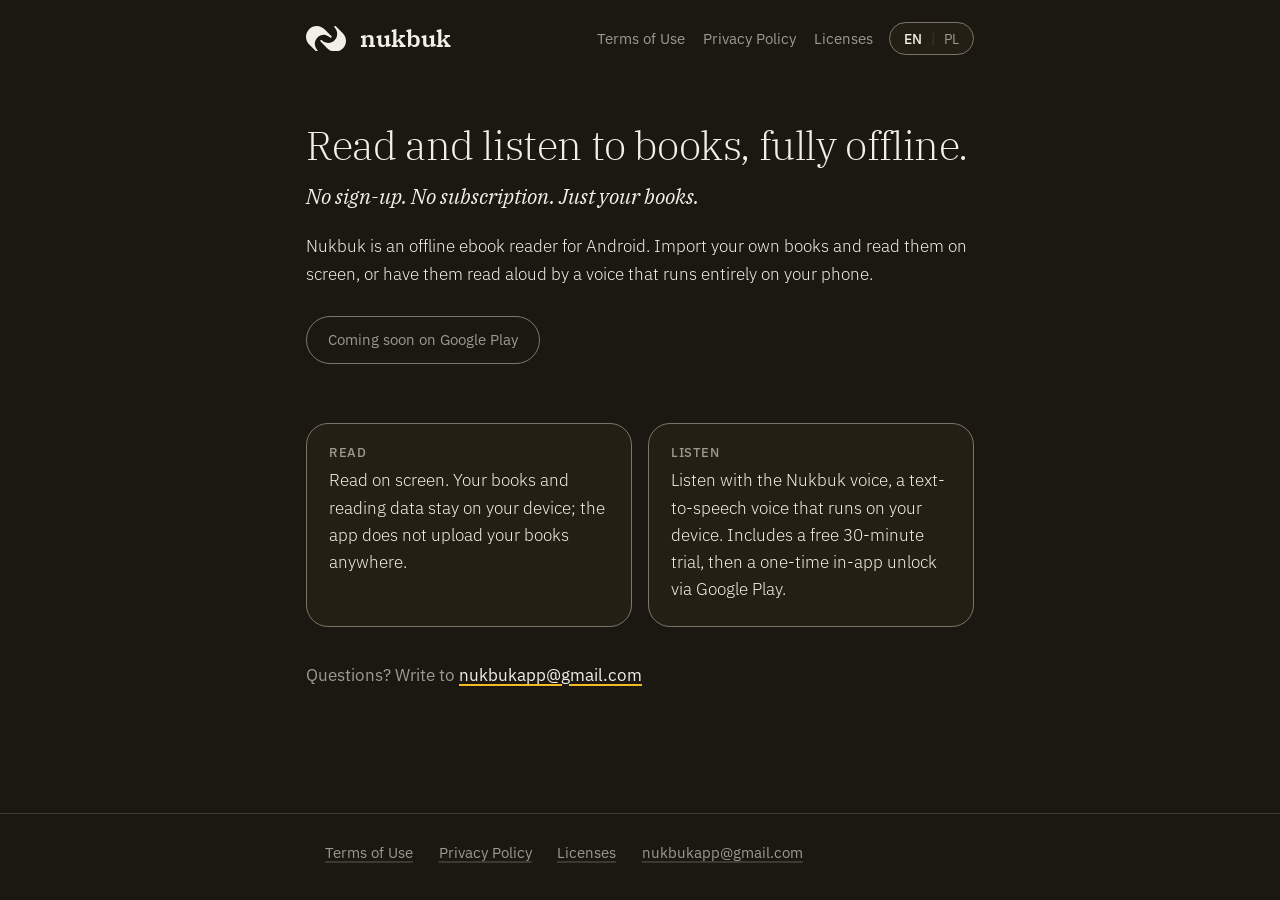
<file: index.html>
<!doctype html>
<html lang="en">
<head>
<meta charset="utf-8">
<meta name="viewport" content="width=device-width, initial-scale=1">
<title>Nukbuk – Read or Listen Offline</title>
<meta name="description" content="Nukbuk is an offline ebook reader for Android with READ and LISTEN modes and an on-device text-to-speech voice.">
<meta name="color-scheme" content="dark">
<meta name="theme-color" content="#1A1810">
<link rel="canonical" href="https://nukbukapp.github.io/">
<link rel="alternate" hreflang="en" href="https://nukbukapp.github.io/">
<link rel="alternate" hreflang="pl" href="https://nukbukapp.github.io/pl/">
<link rel="alternate" hreflang="x-default" href="https://nukbukapp.github.io/">
<link rel="icon" href="/favicon.svg" type="image/svg+xml">
<link rel="stylesheet" href="/style.css">
<meta name="google-site-verification" content="IWDVdJjQiUaJ6fQkXQ83V89CoPggMw9Kpq6P-9pGj5c">
</head>
<body>
<a class="skip" href="#main">Skip to content</a>
<header class="site-header">
  <a class="brand" href="/" aria-label="Nukbuk – Home"><svg class="mark" xmlns="http://www.w3.org/2000/svg" viewBox="0 0 473.84 304.61" role="img" aria-label="Nukbuk" fill="currentColor"><path d="M436.34,86.02L353.76,3.44c-4.25-4.25-11.46-4.51-15.68-.22-2.07,2.11-3.11,4.85-3.11,7.6s1.06,5.55,3.17,7.67c13.23,13.23,22.75,29.7,27.54,47.66,9.78,36.61-.77,75.98-27.54,102.75-26.77,26.77-66.14,37.32-102.75,27.54-17.86-4.76-34.27-14.22-47.46-27.34-4.26-4.24-11.3-4.43-15.54-.17-2.1,2.11-3.15,4.88-3.15,7.64s1.06,5.55,3.17,7.67l81.97,81.97c23.47,23.47,54.96,37.53,88.15,38.35,36.66.91,71.2-13.46,96.41-40.13,21.14-22.37,33.56-51.77,34.8-82.52,1.46-36.18-11.95-70.44-37.39-95.87Z"/><path d="M108.16,238.45c-9.78-36.61.77-75.98,27.54-102.75s66.14-37.32,102.75-27.54c17.86,4.76,34.27,14.22,47.46,27.34,4.26,4.24,11.3,4.43,15.54.17,2.1-2.11,3.15-4.88,3.15-7.64s-1.06-5.55-3.17-7.67l-81.96-81.96C195.67,14.6,163.62.5,129.95.01,95.04-.49,62.14,12.87,37.5,37.5,12.86,62.14-.5,95.06.01,129.98c.5,33.66,14.59,65.69,38.39,89.49l81.96,81.96c2.12,2.12,4.89,3.17,7.67,3.17,2.77,0,5.55-1.06,7.67-3.17s3.17-4.89,3.17-7.67-1.06-5.55-3.17-7.67c-13.23-13.23-22.75-29.7-27.54-47.66Z"/></svg><span class="word">nukbuk</span></a>
  <div class="header-right">
    <nav class="main-nav" aria-label="Main"><a href="/terms/">Terms of Use</a><a href="/privacy/">Privacy Policy</a><a href="/licenses/">Licenses</a></nav>
    <nav class="lang" aria-label="Language"><a href="/" hreflang="en" lang="en" aria-current="true">EN</a><span aria-hidden="true">|</span><a href="/pl/" hreflang="pl" lang="pl">PL</a></nav>
  </div>
</header>
<main id="main">
<section class="hero">
  <h1>Read and listen to books, fully offline.</h1>
  <p class="lead">No sign-up. No subscription. Just your books.</p>
  <p>Nukbuk is an offline ebook reader for Android. Import your own books and read them on screen, or have them read aloud by a voice that runs entirely on your phone.</p>
  <p class="badge" role="note">Coming soon on Google Play</p>
</section>
<section class="modes" aria-label="Modes">
  <article class="card"><h2>READ</h2><p>Read on screen. Your books and reading data stay on your device; the app does not upload your books anywhere.</p></article>
  <article class="card"><h2>LISTEN</h2><p>Listen with the Nukbuk voice, a text-to-speech voice that runs on your device. Includes a free 30-minute trial, then a one-time in-app unlock via Google Play.</p></article>
</section>
<p class="contact">Questions? Write to <a href="mailto:nukbukapp@gmail.com">nukbukapp@gmail.com</a></p>
</main>
<footer class="site-footer">
  <nav aria-label="Footer"><a href="/terms/">Terms of Use</a><a href="/privacy/">Privacy Policy</a><a href="/licenses/">Licenses</a><a href="mailto:nukbukapp@gmail.com">nukbukapp@gmail.com</a></nav>
</footer>
</body>
</html>
</file>
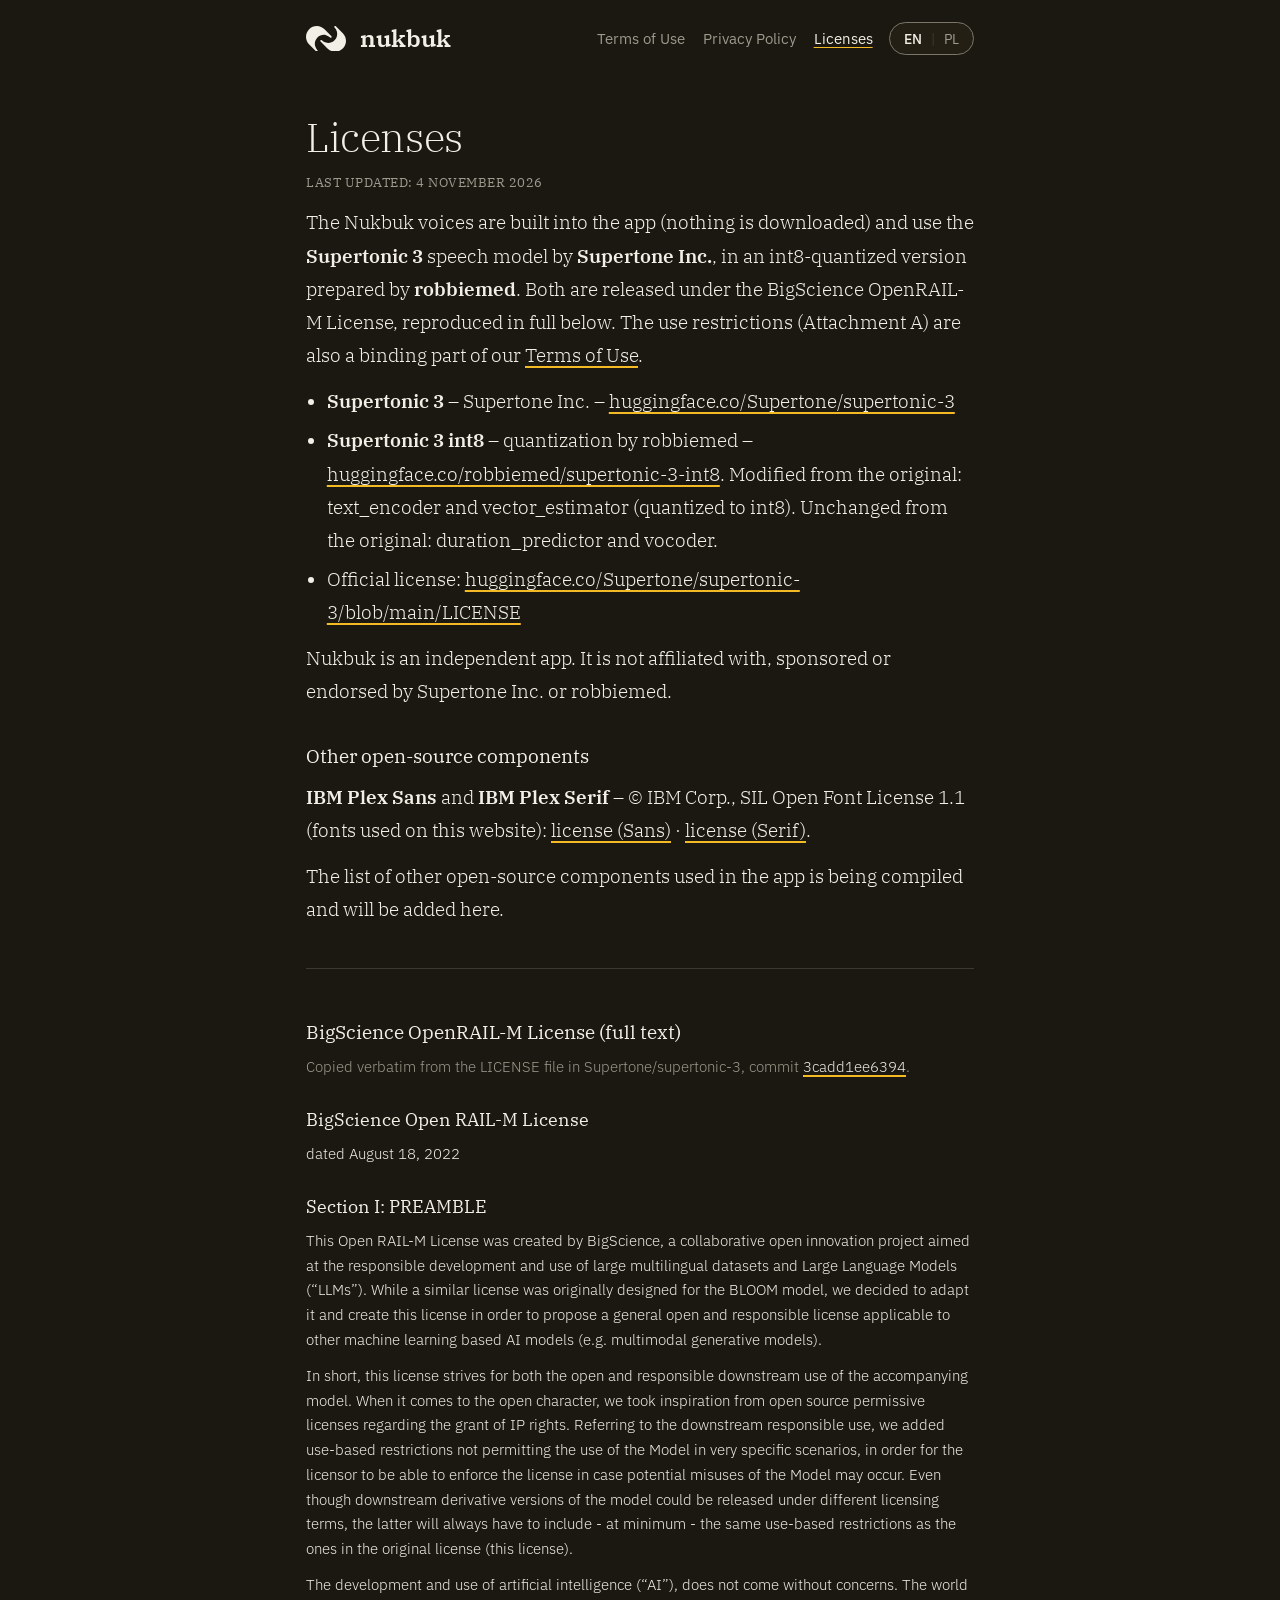
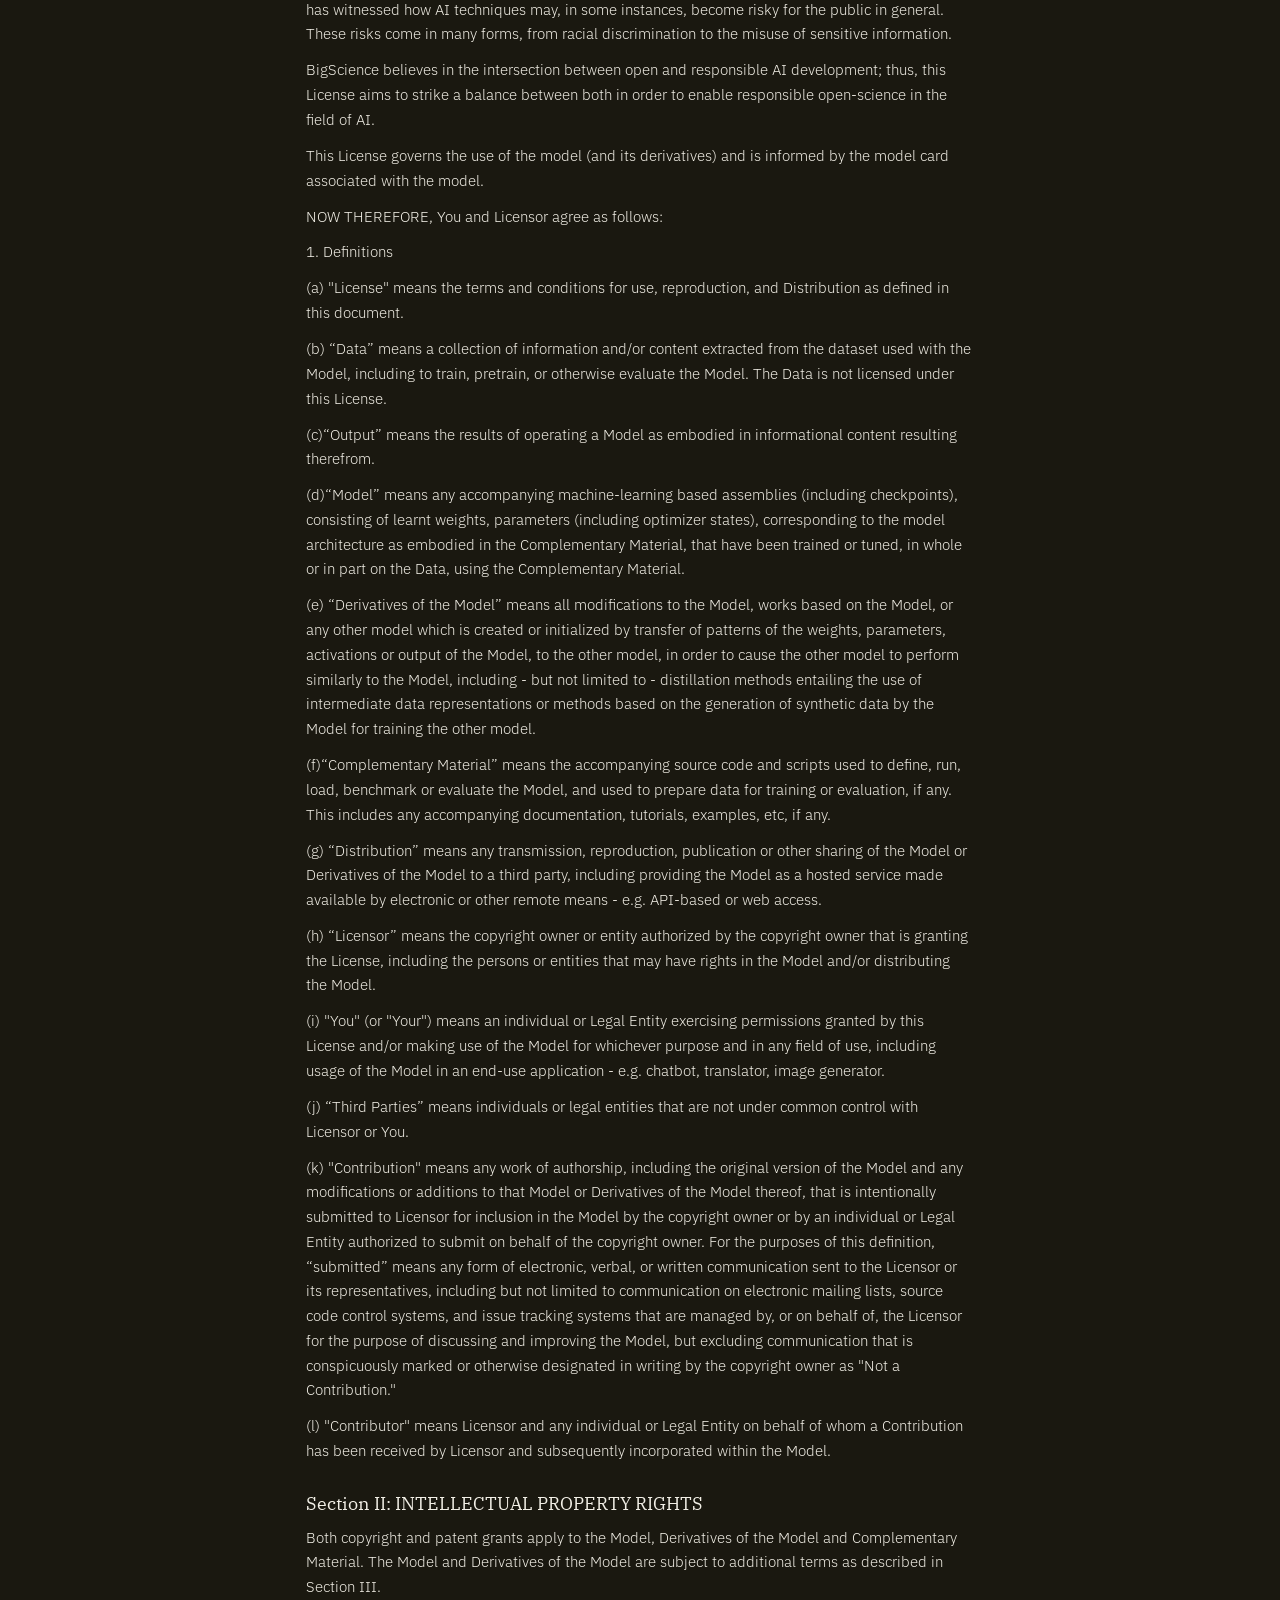
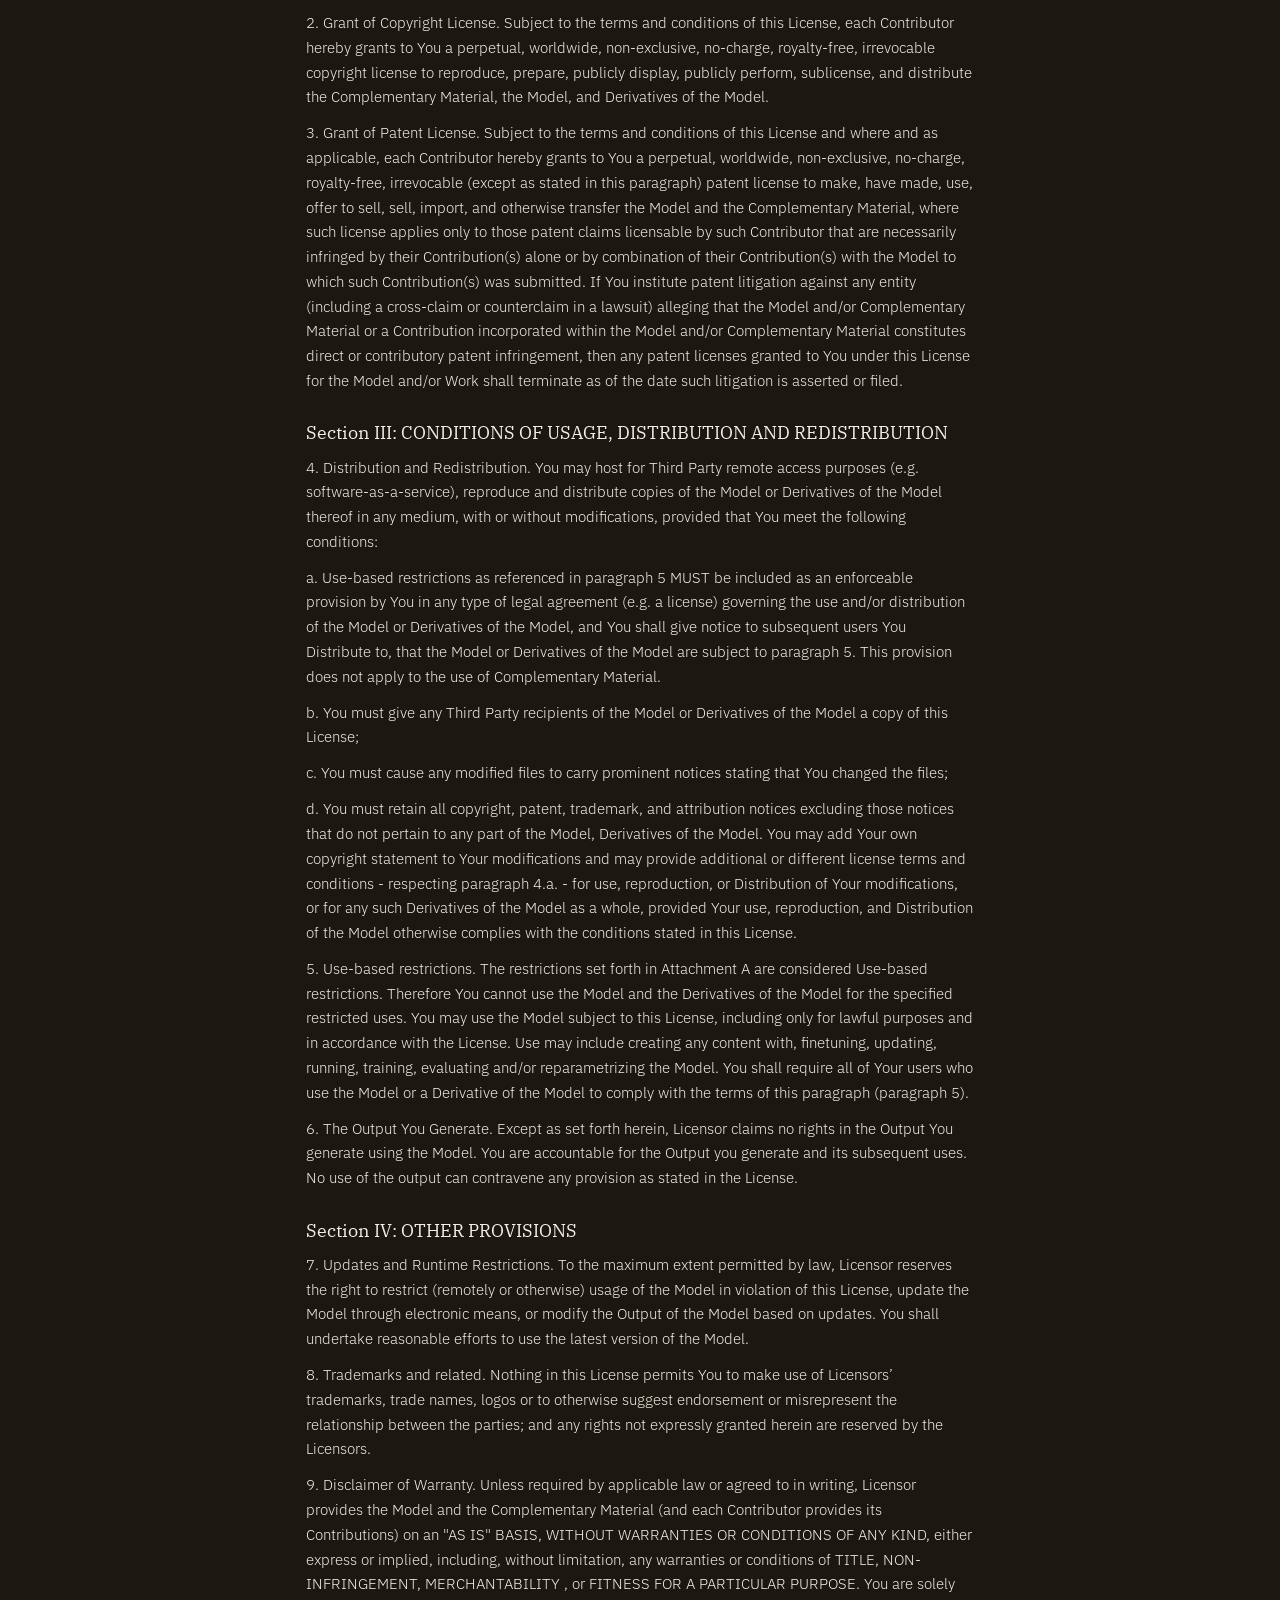
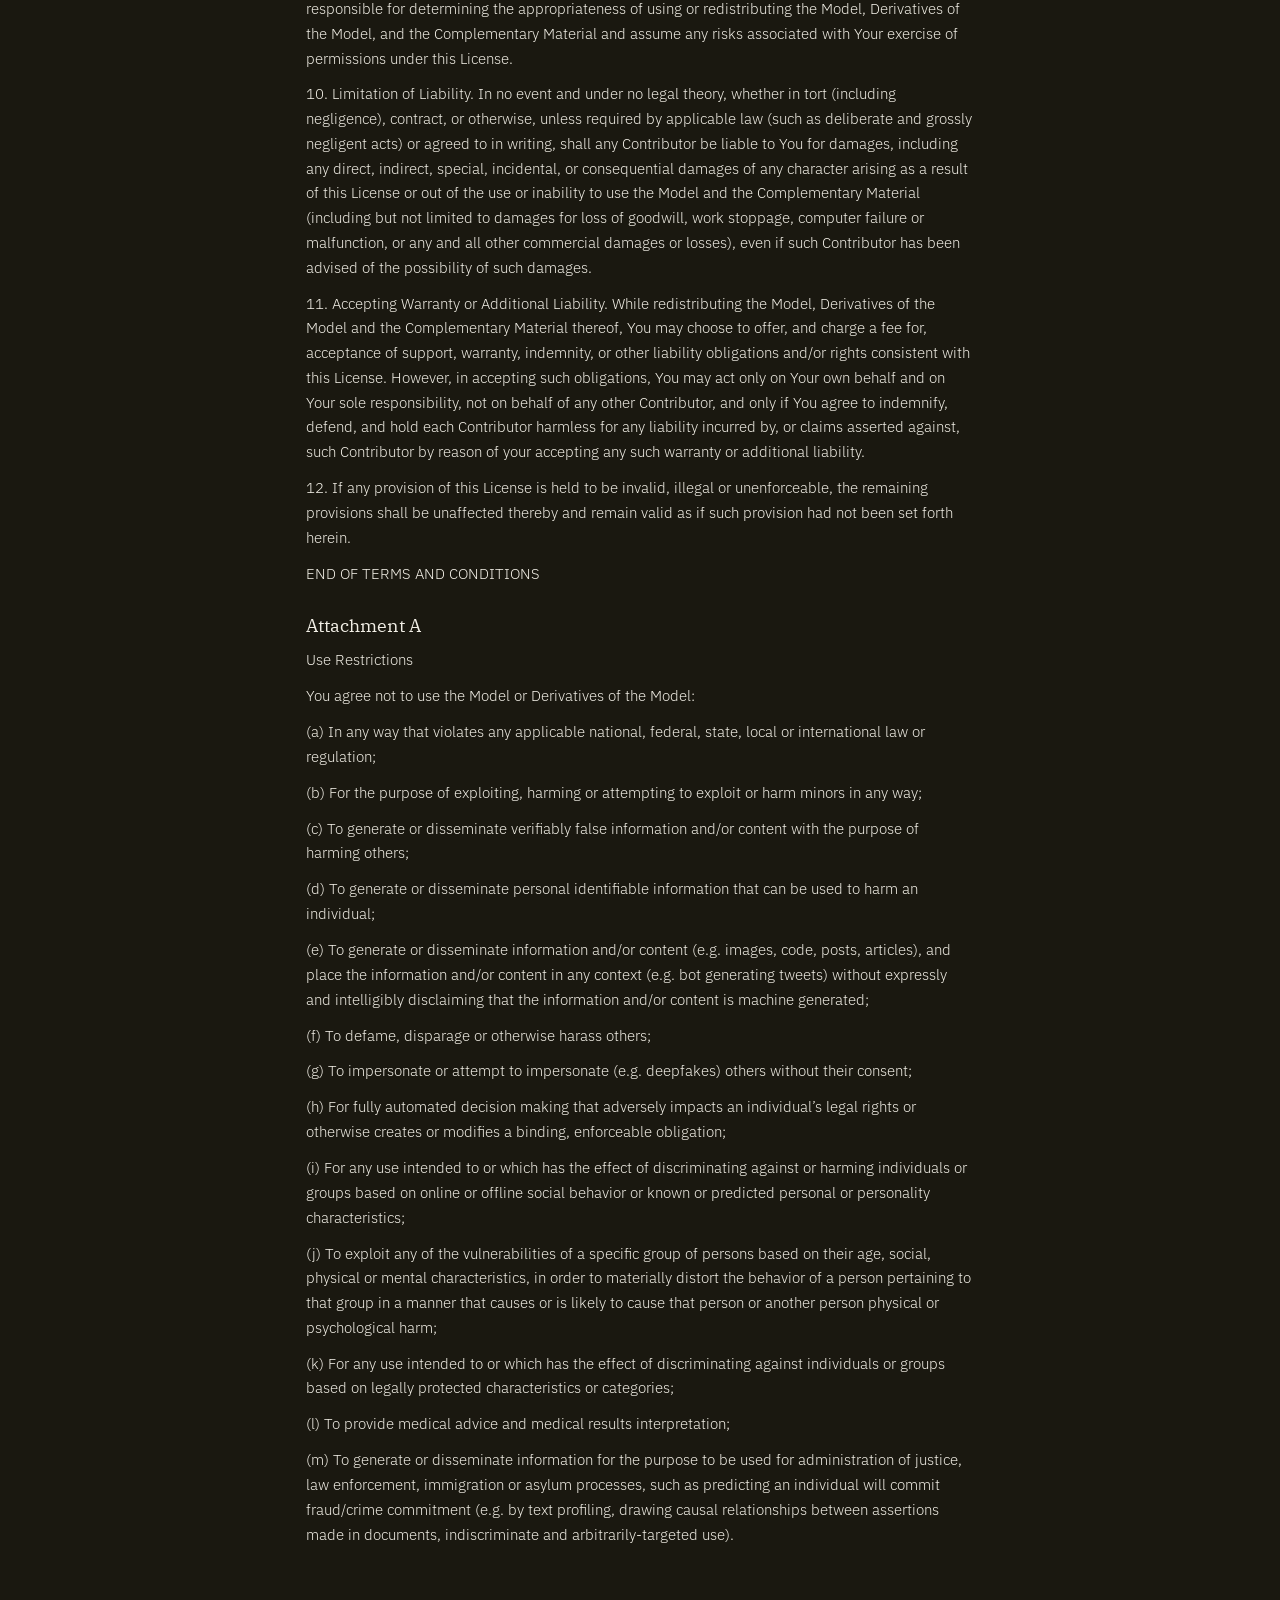
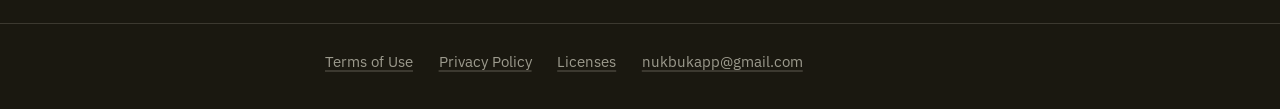
<file: licenses/index.html>
<!doctype html>
<html lang="en">
<head>
<meta charset="utf-8">
<meta name="viewport" content="width=device-width, initial-scale=1">
<title>Licenses – Nukbuk</title>
<meta name="description" content="Open-source licenses and attributions for the Nukbuk app, including the BigScience OpenRAIL-M license.">
<meta name="color-scheme" content="dark">
<meta name="theme-color" content="#1A1810">
<link rel="canonical" href="https://nukbukapp.github.io/licenses/">
<link rel="alternate" hreflang="en" href="https://nukbukapp.github.io/licenses/">
<link rel="alternate" hreflang="pl" href="https://nukbukapp.github.io/pl/licenses/">
<link rel="alternate" hreflang="x-default" href="https://nukbukapp.github.io/licenses/">
<link rel="icon" href="/favicon.svg" type="image/svg+xml">
<link rel="stylesheet" href="/style.css">
</head>
<body>
<a class="skip" href="#main">Skip to content</a>
<header class="site-header">
  <a class="brand" href="/" aria-label="Nukbuk – Home"><svg class="mark" xmlns="http://www.w3.org/2000/svg" viewBox="0 0 473.84 304.61" role="img" aria-label="Nukbuk" fill="currentColor"><path d="M436.34,86.02L353.76,3.44c-4.25-4.25-11.46-4.51-15.68-.22-2.07,2.11-3.11,4.85-3.11,7.6s1.06,5.55,3.17,7.67c13.23,13.23,22.75,29.7,27.54,47.66,9.78,36.61-.77,75.98-27.54,102.75-26.77,26.77-66.14,37.32-102.75,27.54-17.86-4.76-34.27-14.22-47.46-27.34-4.26-4.24-11.3-4.43-15.54-.17-2.1,2.11-3.15,4.88-3.15,7.64s1.06,5.55,3.17,7.67l81.97,81.97c23.47,23.47,54.96,37.53,88.15,38.35,36.66.91,71.2-13.46,96.41-40.13,21.14-22.37,33.56-51.77,34.8-82.52,1.46-36.18-11.95-70.44-37.39-95.87Z"/><path d="M108.16,238.45c-9.78-36.61.77-75.98,27.54-102.75s66.14-37.32,102.75-27.54c17.86,4.76,34.27,14.22,47.46,27.34,4.26,4.24,11.3,4.43,15.54.17,2.1-2.11,3.15-4.88,3.15-7.64s-1.06-5.55-3.17-7.67l-81.96-81.96C195.67,14.6,163.62.5,129.95.01,95.04-.49,62.14,12.87,37.5,37.5,12.86,62.14-.5,95.06.01,129.98c.5,33.66,14.59,65.69,38.39,89.49l81.96,81.96c2.12,2.12,4.89,3.17,7.67,3.17,2.77,0,5.55-1.06,7.67-3.17s3.17-4.89,3.17-7.67-1.06-5.55-3.17-7.67c-13.23-13.23-22.75-29.7-27.54-47.66Z"/></svg><span class="word">nukbuk</span></a>
  <div class="header-right">
    <nav class="main-nav" aria-label="Main"><a href="/terms/">Terms of Use</a><a href="/privacy/">Privacy Policy</a><a href="/licenses/" aria-current="page">Licenses</a></nav>
    <nav class="lang" aria-label="Language"><a href="/licenses/" hreflang="en" lang="en" aria-current="true">EN</a><span aria-hidden="true">|</span><a href="/pl/licenses/" hreflang="pl" lang="pl">PL</a></nav>
  </div>
</header>
<main id="main">
<article class="doc"><h1>Licenses</h1>
<p class="meta">Last updated: 4 November 2026</p>
<p>The Nukbuk voices are built into the app (nothing is downloaded) and use the <strong>Supertonic 3</strong> speech model by <strong>Supertone Inc.</strong>, in an int8-quantized version prepared by <strong>robbiemed</strong>. Both are released under the BigScience OpenRAIL-M License, reproduced in full below. The use restrictions (Attachment A) are also a binding part of our <a href="/terms/#s6">Terms of Use</a>.</p>
<ul>
<li><strong>Supertonic 3</strong> – Supertone Inc. – <a href="https://huggingface.co/Supertone/supertonic-3">huggingface.co/Supertone/supertonic-3</a></li>
<li><strong>Supertonic 3 int8</strong> – quantization by robbiemed – <a href="https://huggingface.co/robbiemed/supertonic-3-int8">huggingface.co/robbiemed/supertonic-3-int8</a>. Modified from the original: text_encoder and vector_estimator (quantized to int8). Unchanged from the original: duration_predictor and vocoder.</li>
<li>Official license: <a href="https://huggingface.co/Supertone/supertonic-3/blob/main/LICENSE">huggingface.co/Supertone/supertonic-3/blob/main/LICENSE</a></li>
</ul>
<p>Nukbuk is an independent app. It is not affiliated with, sponsored or endorsed by Supertone Inc. or robbiemed.</p>
<h2>Other open-source components</h2>
<p><strong>IBM Plex Sans</strong> and <strong>IBM Plex Serif</strong> – © IBM Corp., SIL Open Font License 1.1 (fonts used on this website): <a href="/fonts/OFL-IBM-Plex-Sans.txt">license (Sans)</a> · <a href="/fonts/OFL-IBM-Plex-Serif.txt">license (Serif)</a>.</p>
<p>The list of other open-source components used in the app is being compiled and will be added here.</p>
<section class="license-text" lang="en"><h2 lang="en">BigScience OpenRAIL-M License (full text)</h2>
<p class="note">Copied verbatim from the LICENSE file in Supertone/supertonic-3, commit <a href="https://huggingface.co/Supertone/supertonic-3/raw/3cadd1ee6394adea1bd021217a0e650ede09a323/LICENSE">3cadd1ee6394</a>.</p>
<h3>BigScience Open RAIL-M License</h3>
<p>dated August 18, 2022</p>
<h3>Section I: PREAMBLE</h3>
<p>This Open RAIL-M License was created by BigScience, a collaborative open innovation project aimed at the responsible development and use of large multilingual datasets and Large Language Models (“LLMs”). While a similar license was originally designed for the BLOOM model, we decided to adapt it and create this license in order to propose a general open and responsible license applicable to other machine learning based AI models (e.g. multimodal generative models).</p>
<p>In short, this license strives for both the open and responsible downstream use of the accompanying model. When it comes to the open character, we took inspiration from open source permissive licenses regarding the grant of IP rights. Referring to the downstream responsible use, we added use-based restrictions not permitting the use of the Model in very specific scenarios, in order for the licensor to be able to enforce the license in case potential misuses of the Model may occur. Even though downstream derivative versions of the model could be released under different licensing terms, the latter will always have to include - at minimum - the same use-based restrictions as the ones in the original license (this license).</p>
<p>The development and use of artificial intelligence (“AI”), does not come without concerns. The world has witnessed how AI techniques may, in some instances, become risky for the public in general. These risks come in many forms, from racial discrimination to the misuse of sensitive information.</p>
<p>BigScience believes in the intersection between open and responsible AI development; thus, this License aims to strike a balance between both in order to enable responsible open-science in the field of AI.</p>
<p>This License governs the use of the model (and its derivatives) and is informed by the model card associated with the model.</p>
<p>NOW THEREFORE, You and Licensor agree as follows:</p>
<p>1. Definitions</p>
<p>(a) "License" means the terms and conditions for use, reproduction, and Distribution as defined in this document.</p>
<p>(b) “Data” means a collection of information and/or content extracted from the dataset used with the Model, including to train, pretrain, or otherwise evaluate the Model. The Data is not licensed under this License.</p>
<p>(c)“Output” means the results of operating a Model as embodied in informational content resulting therefrom.</p>
<p>(d)“Model” means any accompanying machine-learning based assemblies (including checkpoints), consisting of learnt weights, parameters (including optimizer states), corresponding to the model architecture as embodied in the Complementary Material, that have been trained or tuned, in whole or in part on the Data, using the Complementary Material.</p>
<p>(e) “Derivatives of the Model” means all modifications to the Model, works based on the Model, or any other model which is created or initialized by transfer of patterns of the weights, parameters, activations or output of the Model, to the other model, in order to cause the other model to perform similarly to the Model, including - but not limited to - distillation methods entailing the use of intermediate data representations or methods based on the generation of synthetic data by the Model for training the other model.</p>
<p>(f)“Complementary Material” means the accompanying source code and scripts used to define, run, load, benchmark or evaluate the Model, and used to prepare data for training or evaluation, if any. This includes any accompanying documentation, tutorials, examples, etc, if any.</p>
<p>(g) “Distribution” means any transmission, reproduction, publication or other sharing of the Model or Derivatives of the Model to a third party, including providing the Model as a hosted service made available by electronic or other remote means - e.g. API-based or web access.</p>
<p>(h) “Licensor” means the copyright owner or entity authorized by the copyright owner that is granting the License, including the persons or entities that may have rights in the Model and/or distributing the Model.</p>
<p>(i) "You" (or "Your") means an individual or Legal Entity exercising permissions granted by this License and/or making use of the Model for whichever purpose and in any field of use, including usage of the Model in an end-use application - e.g. chatbot, translator, image generator.</p>
<p>(j) “Third Parties” means individuals or legal entities that are not under common control with Licensor or You.</p>
<p>(k) "Contribution" means any work of authorship, including the original version of the Model and any modifications or additions to that Model or Derivatives of the Model thereof, that is intentionally submitted to Licensor for inclusion in the Model by the copyright owner or by an individual or Legal Entity authorized to submit on behalf of the copyright owner. For the purposes of this definition, “submitted” means any form of electronic, verbal, or written communication sent to the Licensor or its representatives, including but not limited to communication on electronic mailing lists, source code control systems, and issue tracking systems that are managed by, or on behalf of, the Licensor for the purpose of discussing and improving the Model, but excluding communication that is conspicuously marked or otherwise designated in writing by the copyright owner as "Not a Contribution."</p>
<p>(l) "Contributor" means Licensor and any individual or Legal Entity on behalf of whom a Contribution has been received by Licensor and subsequently incorporated within the Model.</p>
<h3>Section II: INTELLECTUAL PROPERTY RIGHTS</h3>
<p>Both copyright and patent grants apply to the Model, Derivatives of the Model and Complementary Material. The Model and Derivatives of the Model are subject to additional terms as described in Section III.</p>
<p>2. Grant of Copyright License. Subject to the terms and conditions of this License, each Contributor hereby grants to You a perpetual, worldwide, non-exclusive, no-charge, royalty-free, irrevocable copyright license to reproduce, prepare, publicly display, publicly perform, sublicense, and distribute the Complementary Material, the Model, and Derivatives of the Model.</p>
<p>3. Grant of Patent License. Subject to the terms and conditions of this License and where and as applicable, each Contributor hereby grants to You a perpetual, worldwide, non-exclusive, no-charge, royalty-free, irrevocable (except as stated in this paragraph) patent license to make, have made, use, offer to sell, sell, import, and otherwise transfer the Model and the Complementary Material, where such license applies only to those patent claims licensable by such Contributor that are necessarily infringed by their Contribution(s) alone or by combination of their Contribution(s) with the Model to which such Contribution(s) was submitted. If You institute patent litigation against any entity (including a cross-claim or counterclaim in a lawsuit) alleging that the Model and/or Complementary Material or a Contribution incorporated within the Model and/or Complementary Material constitutes direct or contributory patent infringement, then any patent licenses granted to You under this License for the Model and/or Work shall terminate as of the date such litigation is asserted or filed.</p>
<h3>Section III: CONDITIONS OF USAGE, DISTRIBUTION AND REDISTRIBUTION</h3>
<p>4. Distribution and Redistribution. You may host for Third Party remote access purposes (e.g. software-as-a-service), reproduce and distribute copies of the Model or Derivatives of the Model thereof in any medium, with or without modifications, provided that You meet the following conditions:</p>
<p>a. Use-based restrictions as referenced in paragraph 5 MUST be included as an enforceable provision by You in any type of legal agreement (e.g. a license) governing the use and/or distribution of the Model or Derivatives of the Model, and You shall give notice to subsequent users You Distribute to, that the Model or Derivatives of the Model are subject to paragraph 5. This provision does not apply to the use of Complementary Material.</p>
<p>b. You must give any Third Party recipients of the Model or Derivatives of the Model a copy of this License;</p>
<p>c. You must cause any modified files to carry prominent notices stating that You changed the files;</p>
<p>d. You must retain all copyright, patent, trademark, and attribution notices excluding those notices that do not pertain to any part of the Model, Derivatives of the Model. You may add Your own copyright statement to Your modifications and may provide additional or different license terms and conditions - respecting paragraph 4.a. - for use, reproduction, or Distribution of Your modifications, or for any such Derivatives of the Model as a whole, provided Your use, reproduction, and Distribution of the Model otherwise complies with the conditions stated in this License.</p>
<p>5. Use-based restrictions. The restrictions set forth in Attachment A are considered Use-based restrictions. Therefore You cannot use the Model and the Derivatives of the Model for the specified restricted uses. You may use the Model subject to this License, including only for lawful purposes and in accordance with the License. Use may include creating any content with, finetuning, updating, running, training, evaluating and/or reparametrizing the Model. You shall require all of Your users who use the Model or a Derivative of the Model to comply with the terms of this paragraph (paragraph 5).</p>
<p>6. The Output You Generate. Except as set forth herein, Licensor claims no rights in the Output You generate using the Model. You are accountable for the Output you generate and its subsequent uses. No use of the output can contravene any provision as stated in the License.</p>
<h3>Section IV: OTHER PROVISIONS</h3>
<p>7. Updates and Runtime Restrictions. To the maximum extent permitted by law, Licensor reserves the right to restrict (remotely or otherwise) usage of the Model in violation of this License, update the Model through electronic means, or modify the Output of the Model based on updates. You shall undertake reasonable efforts to use the latest version of the Model.</p>
<p>8. Trademarks and related. Nothing in this License permits You to make use of Licensors’ trademarks, trade names, logos or to otherwise suggest endorsement or misrepresent the relationship between the parties; and any rights not expressly granted herein are reserved by the Licensors.</p>
<p>9. Disclaimer of Warranty. Unless required by applicable law or agreed to in writing, Licensor provides the Model and the Complementary Material (and each Contributor provides its Contributions) on an "AS IS" BASIS, WITHOUT WARRANTIES OR CONDITIONS OF ANY KIND, either express or implied, including, without limitation, any warranties or conditions of TITLE, NON-INFRINGEMENT, MERCHANTABILITY , or FITNESS FOR A PARTICULAR PURPOSE. You are solely responsible for determining the appropriateness of using or redistributing the Model, Derivatives of the Model, and the Complementary Material and assume any risks associated with Your exercise of permissions under this License.</p>
<p>10. Limitation of Liability. In no event and under no legal theory, whether in tort (including negligence), contract, or otherwise, unless required by applicable law (such as deliberate and grossly negligent acts) or agreed to in writing, shall any Contributor be liable to You for damages, including any direct, indirect, special, incidental, or consequential damages of any character arising as a result of this License or out of the use or inability to use the Model and the Complementary Material (including but not limited to damages for loss of goodwill, work stoppage, computer failure or malfunction, or any and all other commercial damages or losses), even if such Contributor has been advised of the possibility of such damages.</p>
<p>11. Accepting Warranty or Additional Liability. While redistributing the Model, Derivatives of the Model and the Complementary Material thereof, You may choose to offer, and charge a fee for, acceptance of support, warranty, indemnity, or other liability obligations and/or rights consistent with this License. However, in accepting such obligations, You may act only on Your own behalf and on Your sole responsibility, not on behalf of any other Contributor, and only if You agree to indemnify, defend, and hold each Contributor harmless for any liability incurred by, or claims asserted against, such Contributor by reason of your accepting any such warranty or additional liability.</p>
<p>12. If any provision of this License is held to be invalid, illegal or unenforceable, the remaining provisions shall be unaffected thereby and remain valid as if such provision had not been set forth herein.</p>
<p>END OF TERMS AND CONDITIONS</p>
<h3>Attachment A</h3>
<p>Use Restrictions</p>
<p>You agree not to use the Model or Derivatives of the Model:</p>
<p>(a) In any way that violates any applicable national, federal, state, local or international law or regulation;</p>
<p>(b) For the purpose of exploiting, harming or attempting to exploit or harm minors in any way;</p>
<p>(c) To generate or disseminate verifiably false information and/or content with the purpose of harming others;</p>
<p>(d) To generate or disseminate personal identifiable information that can be used to harm an individual;</p>
<p>(e) To generate or disseminate information and/or content (e.g. images, code, posts, articles), and place the information and/or content in any context (e.g. bot generating tweets) without expressly and intelligibly disclaiming that the information and/or content is machine generated;</p>
<p>(f) To defame, disparage or otherwise harass others;</p>
<p>(g) To impersonate or attempt to impersonate (e.g. deepfakes) others without their consent;</p>
<p>(h) For fully automated decision making that adversely impacts an individual’s legal rights or otherwise creates or modifies a binding, enforceable obligation;</p>
<p>(i) For any use intended to or which has the effect of discriminating against or harming individuals or groups based on online or offline social behavior or known or predicted personal or personality characteristics;</p>
<p>(j) To exploit any of the vulnerabilities of a specific group of persons based on their age, social, physical or mental characteristics, in order to materially distort the behavior of a person pertaining to that group in a manner that causes or is likely to cause that person or another person physical or psychological harm;</p>
<p>(k) For any use intended to or which has the effect of discriminating against individuals or groups based on legally protected characteristics or categories;</p>
<p>(l) To provide medical advice and medical results interpretation;</p>
<p>(m) To generate or disseminate information for the purpose to be used for administration of justice, law enforcement, immigration or asylum processes, such as predicting an individual will commit fraud/crime commitment (e.g. by text profiling, drawing causal relationships between assertions made in documents, indiscriminate and arbitrarily-targeted use).</p>
</section></article>
</main>
<footer class="site-footer">
  <nav aria-label="Footer"><a href="/terms/">Terms of Use</a><a href="/privacy/">Privacy Policy</a><a href="/licenses/">Licenses</a><a href="mailto:nukbukapp@gmail.com">nukbukapp@gmail.com</a></nav>
</footer>
</body>
</html>
</file>
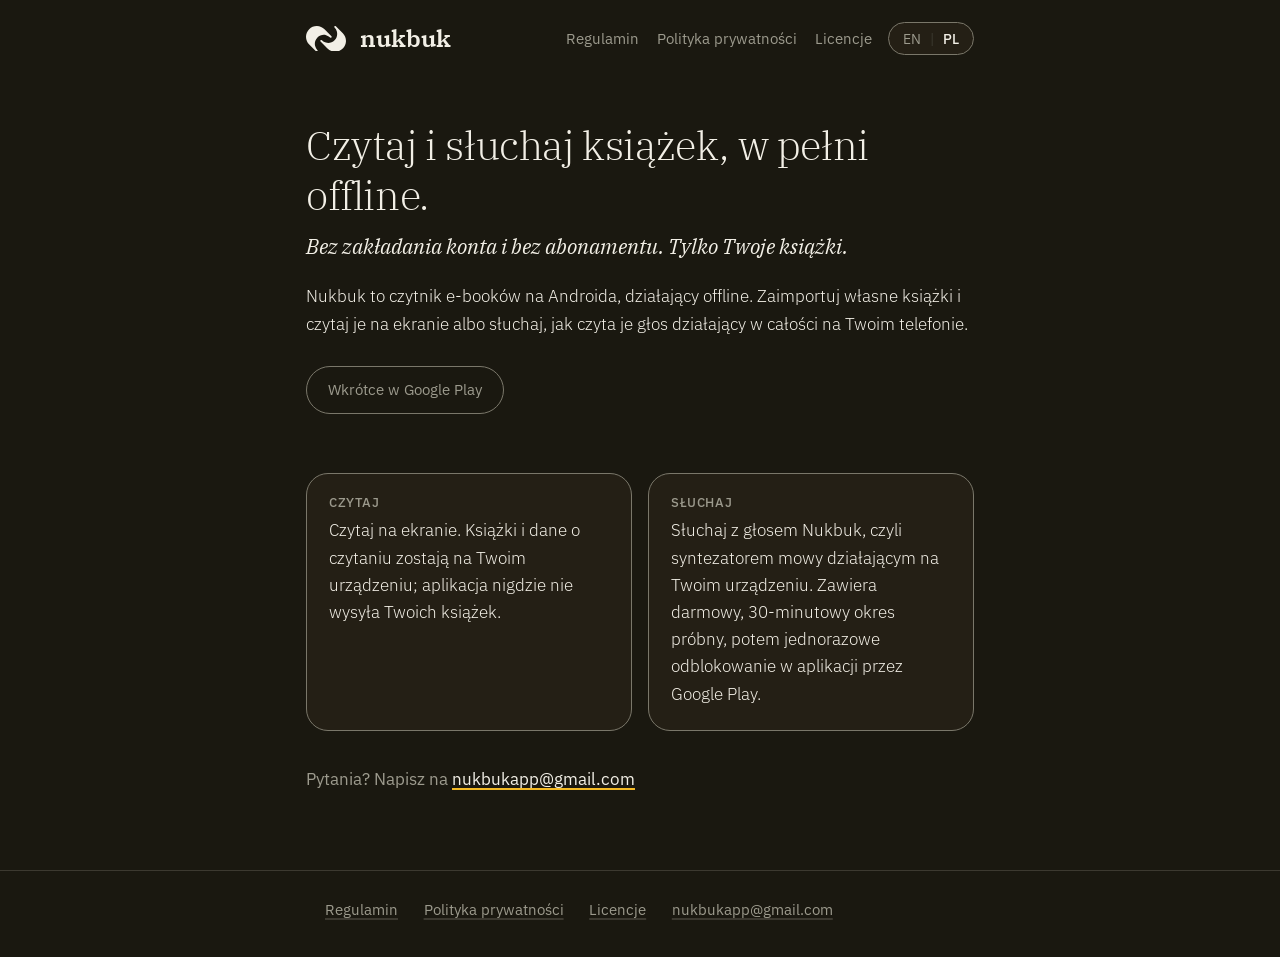
<file: pl/index.html>
<!doctype html>
<html lang="pl">
<head>
<meta charset="utf-8">
<meta name="viewport" content="width=device-width, initial-scale=1">
<title>Nukbuk – czytaj i słuchaj offline</title>
<meta name="description" content="Nukbuk to czytnik e-booków na Androida działający offline, z trybami CZYTAJ i SŁUCHAJ oraz głosem działającym na urządzeniu.">
<meta name="color-scheme" content="dark">
<meta name="theme-color" content="#1A1810">
<link rel="canonical" href="https://nukbukapp.github.io/pl/">
<link rel="alternate" hreflang="en" href="https://nukbukapp.github.io/">
<link rel="alternate" hreflang="pl" href="https://nukbukapp.github.io/pl/">
<link rel="alternate" hreflang="x-default" href="https://nukbukapp.github.io/">
<link rel="icon" href="/favicon.svg" type="image/svg+xml">
<link rel="stylesheet" href="/style.css">
</head>
<body>
<a class="skip" href="#main">Przejdź do treści</a>
<header class="site-header">
  <a class="brand" href="/pl/" aria-label="Nukbuk – Strona główna"><svg class="mark" xmlns="http://www.w3.org/2000/svg" viewBox="0 0 473.84 304.61" role="img" aria-label="Nukbuk" fill="currentColor"><path d="M436.34,86.02L353.76,3.44c-4.25-4.25-11.46-4.51-15.68-.22-2.07,2.11-3.11,4.85-3.11,7.6s1.06,5.55,3.17,7.67c13.23,13.23,22.75,29.7,27.54,47.66,9.78,36.61-.77,75.98-27.54,102.75-26.77,26.77-66.14,37.32-102.75,27.54-17.86-4.76-34.27-14.22-47.46-27.34-4.26-4.24-11.3-4.43-15.54-.17-2.1,2.11-3.15,4.88-3.15,7.64s1.06,5.55,3.17,7.67l81.97,81.97c23.47,23.47,54.96,37.53,88.15,38.35,36.66.91,71.2-13.46,96.41-40.13,21.14-22.37,33.56-51.77,34.8-82.52,1.46-36.18-11.95-70.44-37.39-95.87Z"/><path d="M108.16,238.45c-9.78-36.61.77-75.98,27.54-102.75s66.14-37.32,102.75-27.54c17.86,4.76,34.27,14.22,47.46,27.34,4.26,4.24,11.3,4.43,15.54.17,2.1-2.11,3.15-4.88,3.15-7.64s-1.06-5.55-3.17-7.67l-81.96-81.96C195.67,14.6,163.62.5,129.95.01,95.04-.49,62.14,12.87,37.5,37.5,12.86,62.14-.5,95.06.01,129.98c.5,33.66,14.59,65.69,38.39,89.49l81.96,81.96c2.12,2.12,4.89,3.17,7.67,3.17,2.77,0,5.55-1.06,7.67-3.17s3.17-4.89,3.17-7.67-1.06-5.55-3.17-7.67c-13.23-13.23-22.75-29.7-27.54-47.66Z"/></svg><span class="word">nukbuk</span></a>
  <div class="header-right">
    <nav class="main-nav" aria-label="Main"><a href="/pl/terms/">Regulamin</a><a href="/pl/privacy/">Polityka prywatności</a><a href="/pl/licenses/">Licencje</a></nav>
    <nav class="lang" aria-label="Language"><a href="/" hreflang="en" lang="en">EN</a><span aria-hidden="true">|</span><a href="/pl/" hreflang="pl" lang="pl" aria-current="true">PL</a></nav>
  </div>
</header>
<main id="main">
<section class="hero">
  <h1>Czytaj i słuchaj książek, w pełni offline.</h1>
  <p class="lead">Bez zakładania konta i bez abonamentu. Tylko Twoje książki.</p>
  <p>Nukbuk to czytnik e-booków na Androida, działający offline. Zaimportuj własne książki i czytaj je na ekranie albo słuchaj, jak czyta je głos działający w całości na Twoim telefonie.</p>
  <p class="badge" role="note">Wkrótce w Google Play</p>
</section>
<section class="modes" aria-label="Modes">
  <article class="card"><h2>CZYTAJ</h2><p>Czytaj na ekranie. Książki i dane o czytaniu zostają na Twoim urządzeniu; aplikacja nigdzie nie wysyła Twoich książek.</p></article>
  <article class="card"><h2>SŁUCHAJ</h2><p>Słuchaj z głosem Nukbuk, czyli syntezatorem mowy działającym na Twoim urządzeniu. Zawiera darmowy, 30-minutowy okres próbny, potem jednorazowe odblokowanie w aplikacji przez Google Play.</p></article>
</section>
<p class="contact">Pytania? Napisz na <a href="mailto:nukbukapp@gmail.com">nukbukapp@gmail.com</a></p>
</main>
<footer class="site-footer">
  <nav aria-label="Footer"><a href="/pl/terms/">Regulamin</a><a href="/pl/privacy/">Polityka prywatności</a><a href="/pl/licenses/">Licencje</a><a href="mailto:nukbukapp@gmail.com">nukbukapp@gmail.com</a></nav>
</footer>
</body>
</html>
</file>
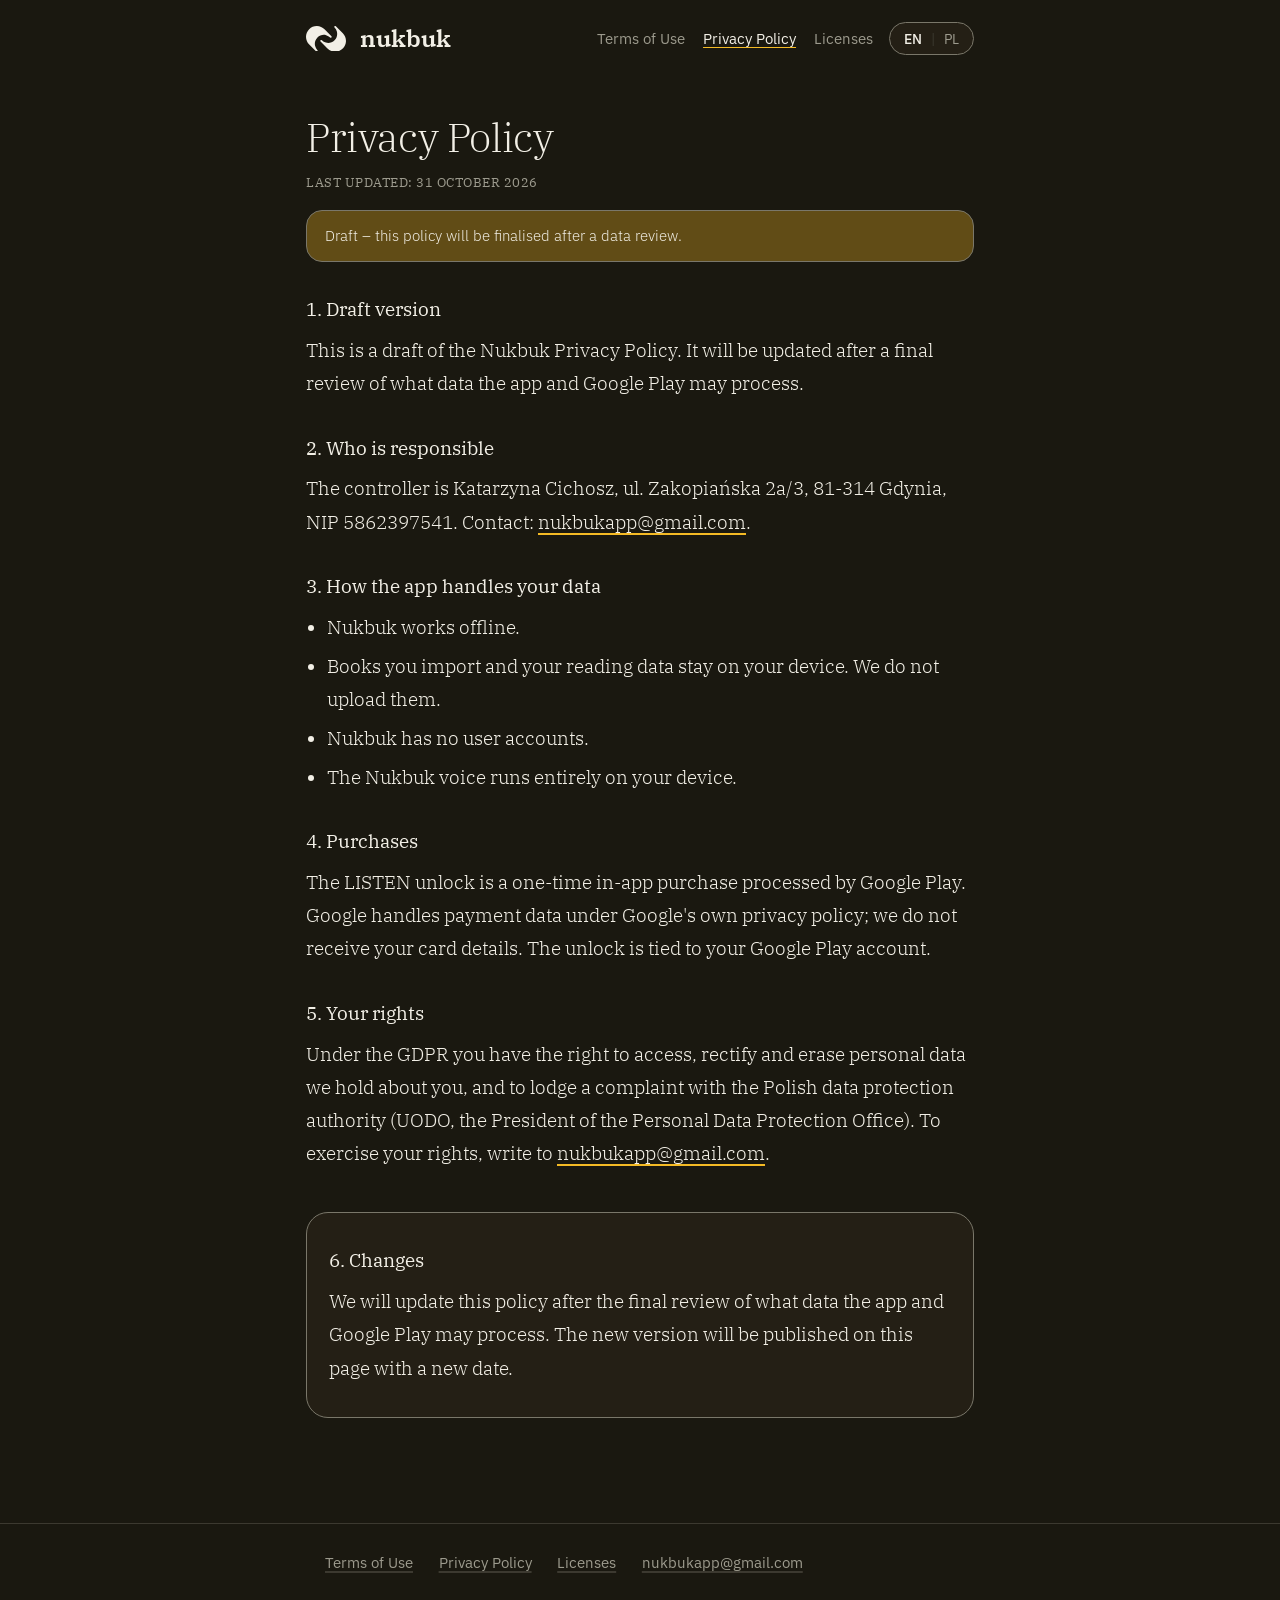
<file: privacy/index.html>
<!doctype html>
<html lang="en">
<head>
<meta charset="utf-8">
<meta name="viewport" content="width=device-width, initial-scale=1">
<title>Privacy Policy – Nukbuk</title>
<meta name="description" content="Privacy Policy (draft) for the Nukbuk app.">
<meta name="color-scheme" content="dark">
<meta name="theme-color" content="#1A1810">
<link rel="canonical" href="https://nukbukapp.github.io/privacy/">
<link rel="alternate" hreflang="en" href="https://nukbukapp.github.io/privacy/">
<link rel="alternate" hreflang="pl" href="https://nukbukapp.github.io/pl/privacy/">
<link rel="alternate" hreflang="x-default" href="https://nukbukapp.github.io/privacy/">
<link rel="icon" href="/favicon.svg" type="image/svg+xml">
<link rel="stylesheet" href="/style.css">
</head>
<body>
<a class="skip" href="#main">Skip to content</a>
<header class="site-header">
  <a class="brand" href="/" aria-label="Nukbuk – Home"><svg class="mark" xmlns="http://www.w3.org/2000/svg" viewBox="0 0 473.84 304.61" role="img" aria-label="Nukbuk" fill="currentColor"><path d="M436.34,86.02L353.76,3.44c-4.25-4.25-11.46-4.51-15.68-.22-2.07,2.11-3.11,4.85-3.11,7.6s1.06,5.55,3.17,7.67c13.23,13.23,22.75,29.7,27.54,47.66,9.78,36.61-.77,75.98-27.54,102.75-26.77,26.77-66.14,37.32-102.75,27.54-17.86-4.76-34.27-14.22-47.46-27.34-4.26-4.24-11.3-4.43-15.54-.17-2.1,2.11-3.15,4.88-3.15,7.64s1.06,5.55,3.17,7.67l81.97,81.97c23.47,23.47,54.96,37.53,88.15,38.35,36.66.91,71.2-13.46,96.41-40.13,21.14-22.37,33.56-51.77,34.8-82.52,1.46-36.18-11.95-70.44-37.39-95.87Z"/><path d="M108.16,238.45c-9.78-36.61.77-75.98,27.54-102.75s66.14-37.32,102.75-27.54c17.86,4.76,34.27,14.22,47.46,27.34,4.26,4.24,11.3,4.43,15.54.17,2.1-2.11,3.15-4.88,3.15-7.64s-1.06-5.55-3.17-7.67l-81.96-81.96C195.67,14.6,163.62.5,129.95.01,95.04-.49,62.14,12.87,37.5,37.5,12.86,62.14-.5,95.06.01,129.98c.5,33.66,14.59,65.69,38.39,89.49l81.96,81.96c2.12,2.12,4.89,3.17,7.67,3.17,2.77,0,5.55-1.06,7.67-3.17s3.17-4.89,3.17-7.67-1.06-5.55-3.17-7.67c-13.23-13.23-22.75-29.7-27.54-47.66Z"/></svg><span class="word">nukbuk</span></a>
  <div class="header-right">
    <nav class="main-nav" aria-label="Main"><a href="/terms/">Terms of Use</a><a href="/privacy/" aria-current="page">Privacy Policy</a><a href="/licenses/">Licenses</a></nav>
    <nav class="lang" aria-label="Language"><a href="/privacy/" hreflang="en" lang="en" aria-current="true">EN</a><span aria-hidden="true">|</span><a href="/pl/privacy/" hreflang="pl" lang="pl">PL</a></nav>
  </div>
</header>
<main id="main">
<article class="doc"><h1>Privacy Policy</h1>
<p class="meta">Last updated: 31 October 2026</p>
<p class="draft" role="note">Draft – this policy will be finalised after a data review.</p>
<section id="s1">
<h2>1. Draft version</h2>
<p>This is a draft of the Nukbuk Privacy Policy. It will be updated after a final review of what data the app and Google Play may process.</p>
</section>
<section id="s2">
<h2>2. Who is responsible</h2>
<p>The controller is Katarzyna Cichosz, ul. Zakopiańska 2a/3, 81-314 Gdynia, NIP 5862397541. Contact: <a href="mailto:nukbukapp@gmail.com">nukbukapp@gmail.com</a>.</p>
</section>
<section id="s3">
<h2>3. How the app handles your data</h2>
<ul><li>Nukbuk works offline.</li><li>Books you import and your reading data stay on your device. We do not upload them.</li><li>Nukbuk has no user accounts.</li><li>The Nukbuk voice runs entirely on your device.</li></ul>
</section>
<section id="s4">
<h2>4. Purchases</h2>
<p>The LISTEN unlock is a one-time in-app purchase processed by Google Play. Google handles payment data under Google's own privacy policy; we do not receive your card details. The unlock is tied to your Google Play account.</p>
</section>
<section id="s5">
<h2>5. Your rights</h2>
<p>Under the GDPR you have the right to access, rectify and erase personal data we hold about you, and to lodge a complaint with the Polish data protection authority (UODO, the President of the Personal Data Protection Office). To exercise your rights, write to <a href="mailto:nukbukapp@gmail.com">nukbukapp@gmail.com</a>.</p>
</section>
<section id="s6" class="restrictions">
<h2>6. Changes</h2>
<p>We will update this policy after the final review of what data the app and Google Play may process. The new version will be published on this page with a new date.</p>
</section></article>
</main>
<footer class="site-footer">
  <nav aria-label="Footer"><a href="/terms/">Terms of Use</a><a href="/privacy/">Privacy Policy</a><a href="/licenses/">Licenses</a><a href="mailto:nukbukapp@gmail.com">nukbukapp@gmail.com</a></nav>
</footer>
</body>
</html>
</file>
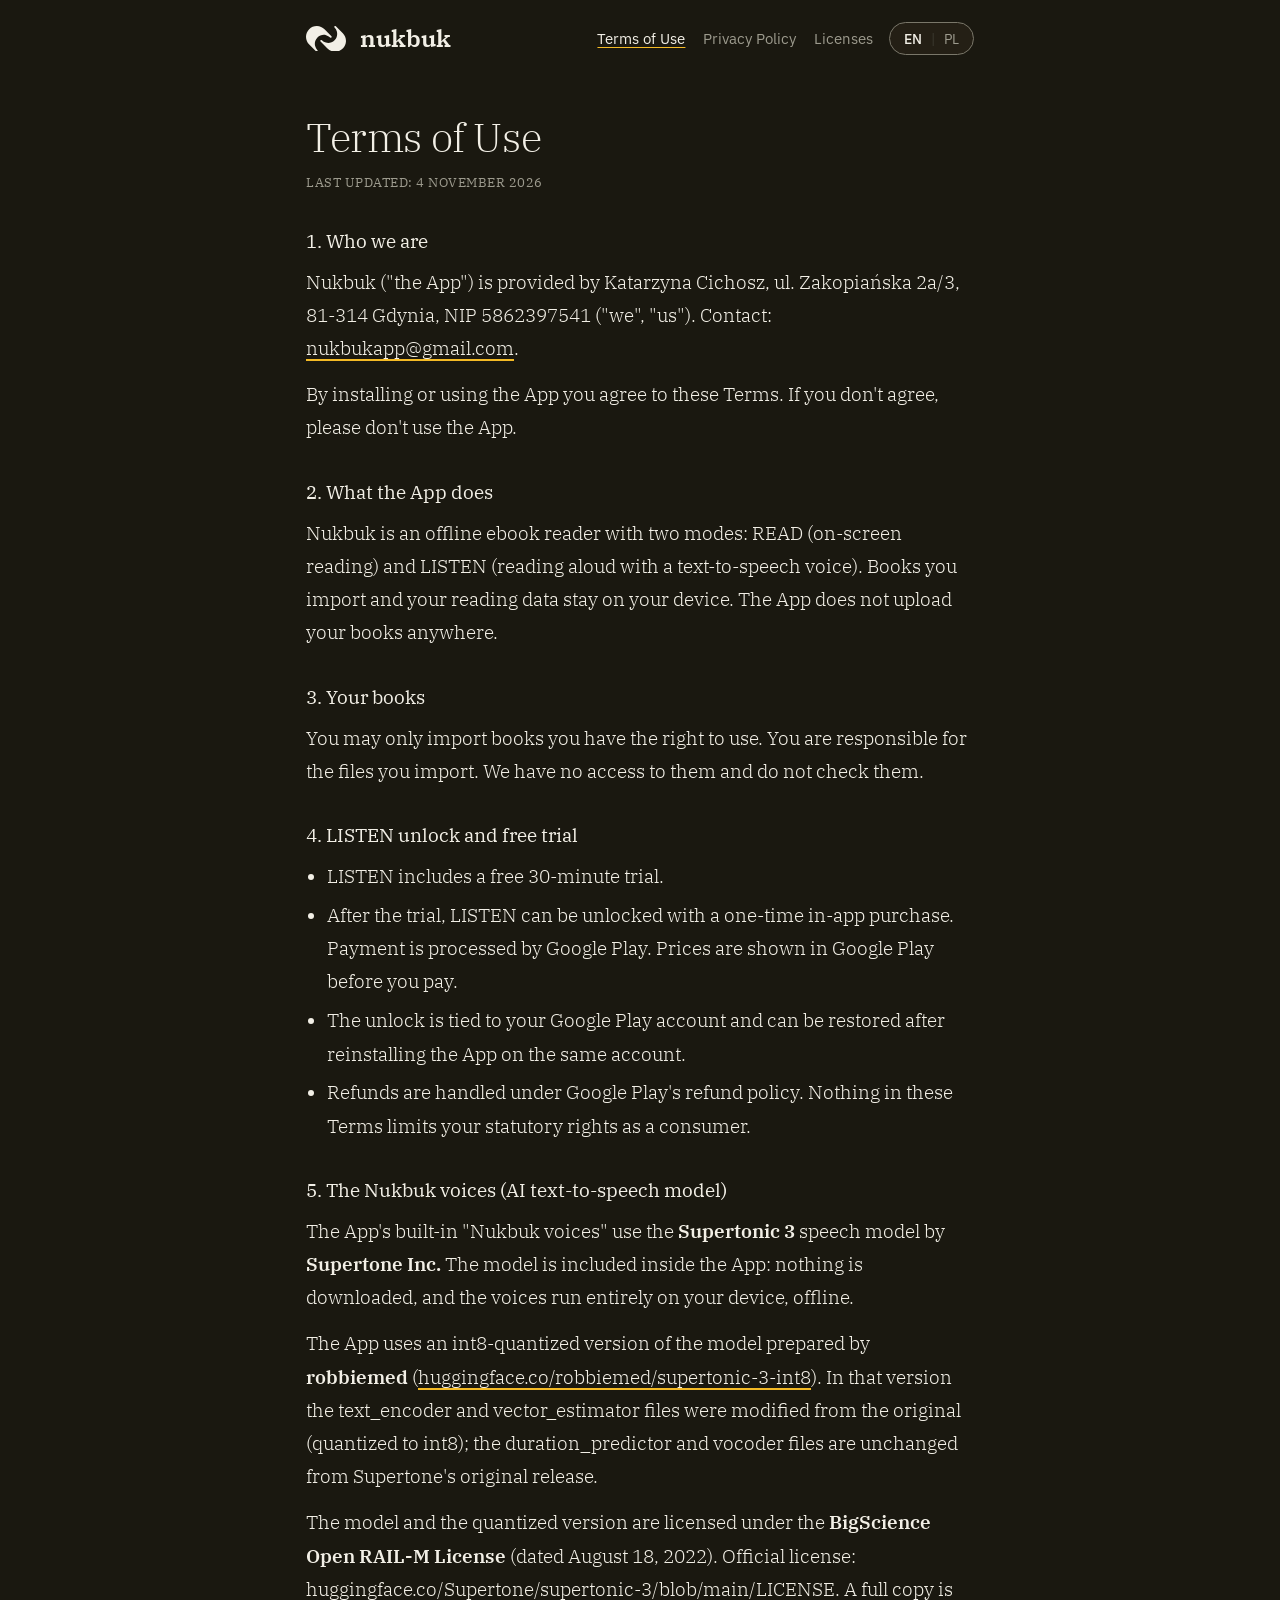
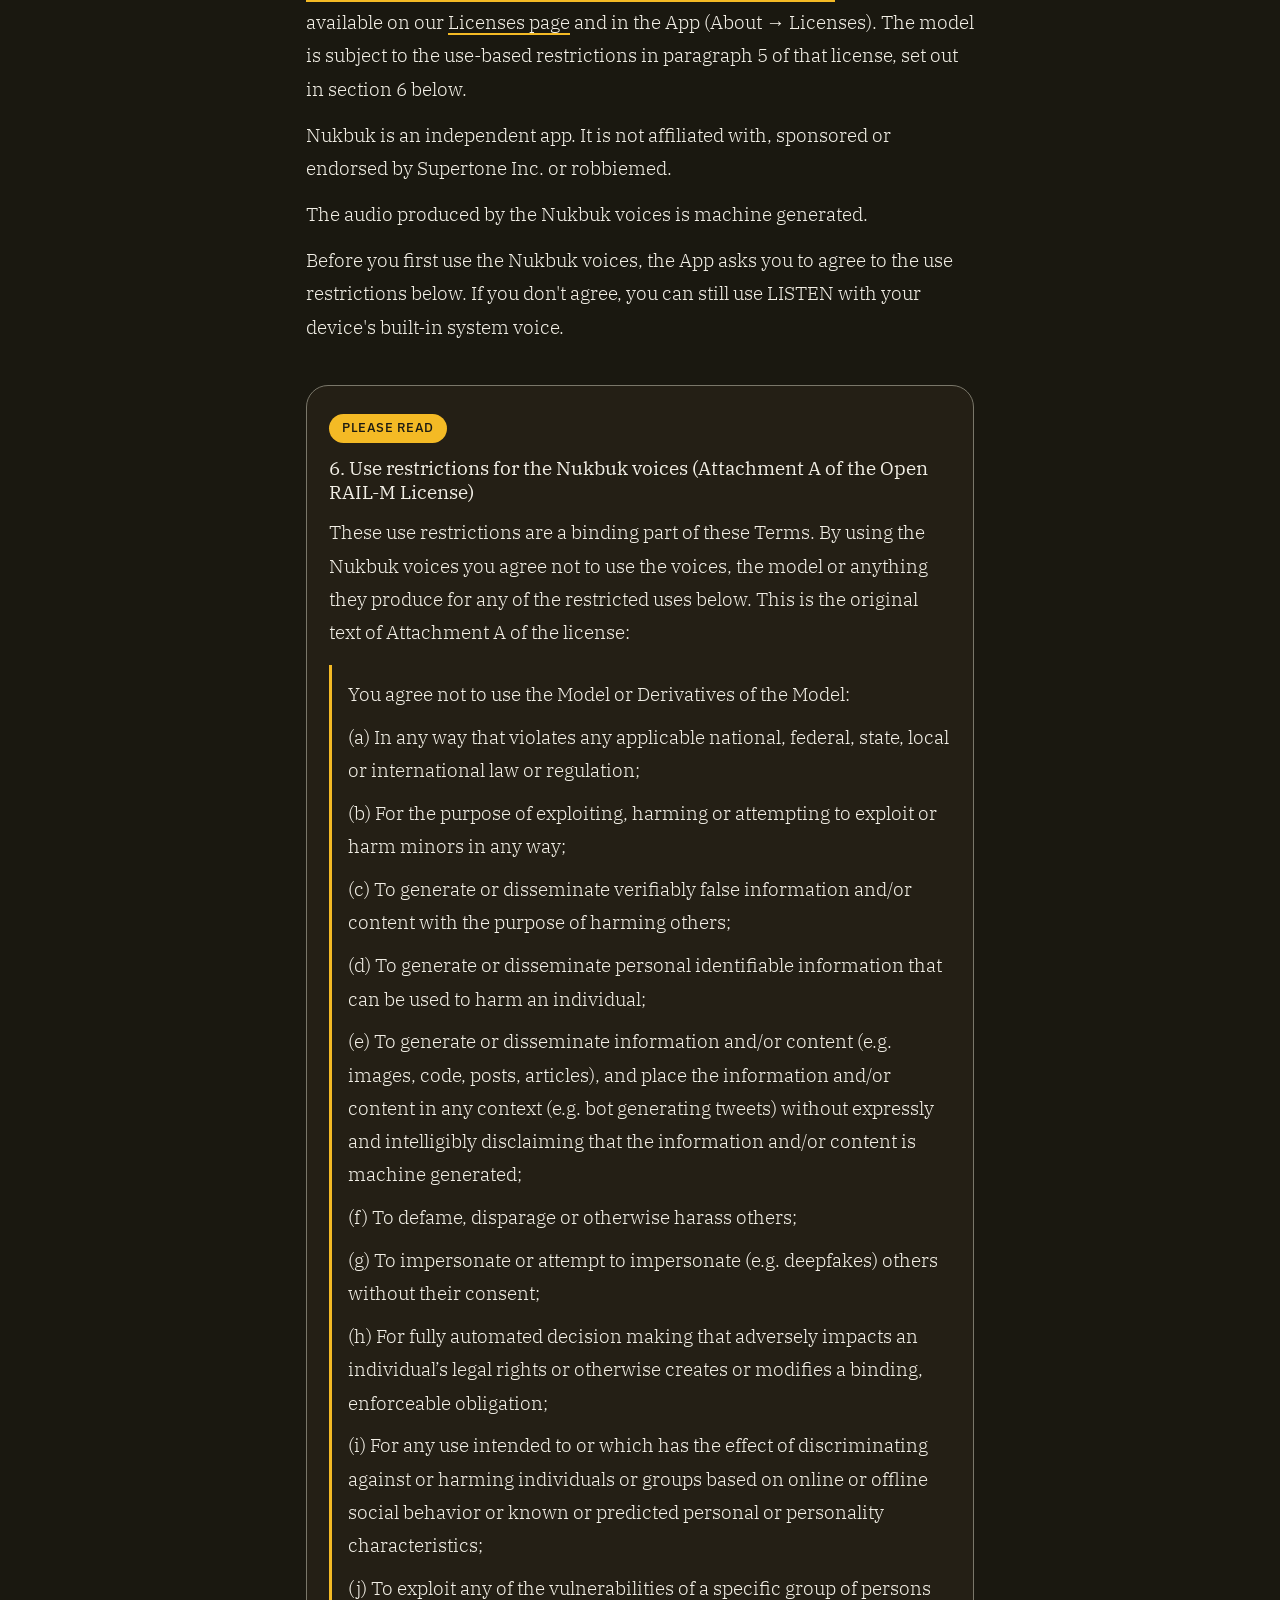
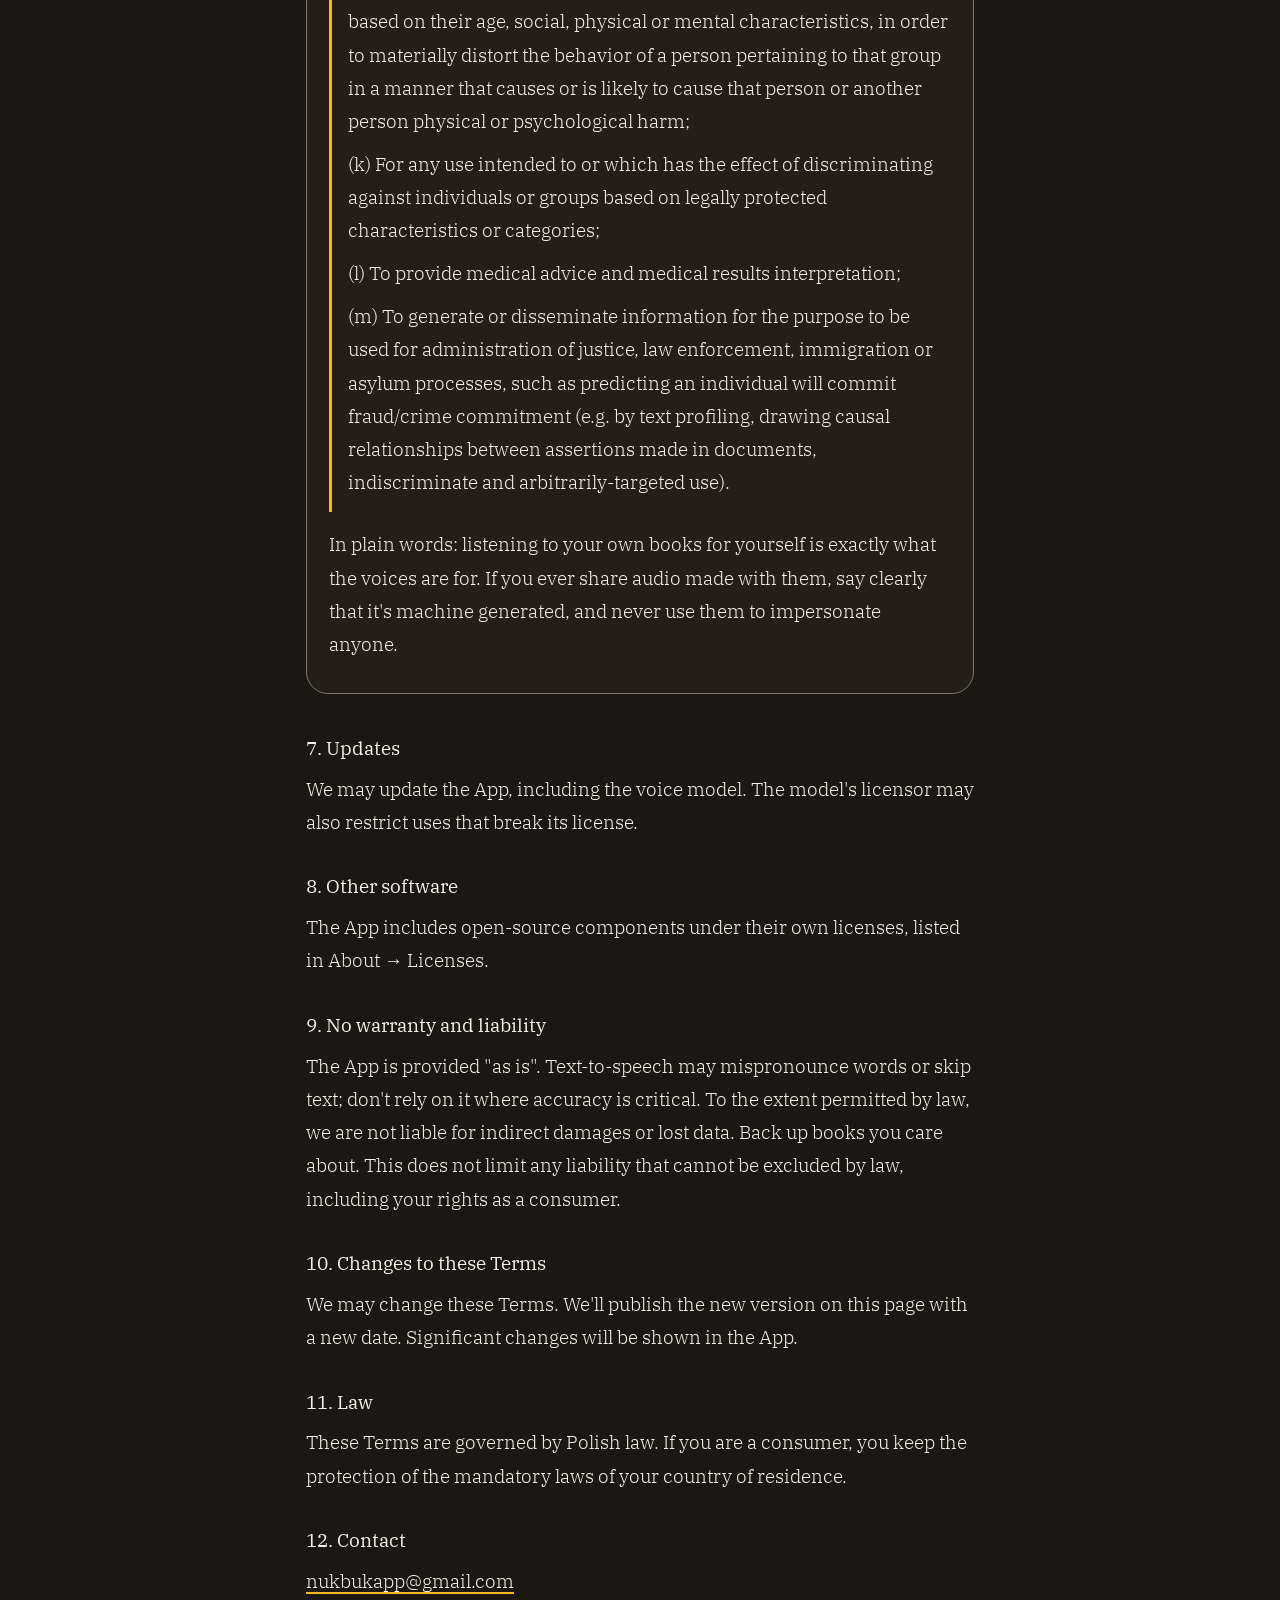
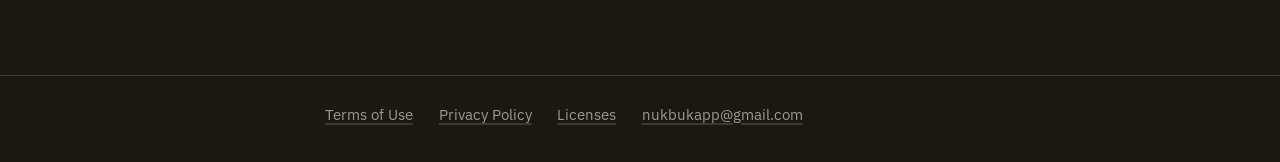
<file: terms/index.html>
<!doctype html>
<html lang="en">
<head>
<meta charset="utf-8">
<meta name="viewport" content="width=device-width, initial-scale=1">
<title>Terms of Use – Nukbuk</title>
<meta name="description" content="Terms of Use for the Nukbuk app, including the use restrictions for the bundled Nukbuk voice model.">
<meta name="color-scheme" content="dark">
<meta name="theme-color" content="#1A1810">
<link rel="canonical" href="https://nukbukapp.github.io/terms/">
<link rel="alternate" hreflang="en" href="https://nukbukapp.github.io/terms/">
<link rel="alternate" hreflang="pl" href="https://nukbukapp.github.io/pl/terms/">
<link rel="alternate" hreflang="x-default" href="https://nukbukapp.github.io/terms/">
<link rel="icon" href="/favicon.svg" type="image/svg+xml">
<link rel="stylesheet" href="/style.css">
</head>
<body>
<a class="skip" href="#main">Skip to content</a>
<header class="site-header">
  <a class="brand" href="/" aria-label="Nukbuk – Home"><svg class="mark" xmlns="http://www.w3.org/2000/svg" viewBox="0 0 473.84 304.61" role="img" aria-label="Nukbuk" fill="currentColor"><path d="M436.34,86.02L353.76,3.44c-4.25-4.25-11.46-4.51-15.68-.22-2.07,2.11-3.11,4.85-3.11,7.6s1.06,5.55,3.17,7.67c13.23,13.23,22.75,29.7,27.54,47.66,9.78,36.61-.77,75.98-27.54,102.75-26.77,26.77-66.14,37.32-102.75,27.54-17.86-4.76-34.27-14.22-47.46-27.34-4.26-4.24-11.3-4.43-15.54-.17-2.1,2.11-3.15,4.88-3.15,7.64s1.06,5.55,3.17,7.67l81.97,81.97c23.47,23.47,54.96,37.53,88.15,38.35,36.66.91,71.2-13.46,96.41-40.13,21.14-22.37,33.56-51.77,34.8-82.52,1.46-36.18-11.95-70.44-37.39-95.87Z"/><path d="M108.16,238.45c-9.78-36.61.77-75.98,27.54-102.75s66.14-37.32,102.75-27.54c17.86,4.76,34.27,14.22,47.46,27.34,4.26,4.24,11.3,4.43,15.54.17,2.1-2.11,3.15-4.88,3.15-7.64s-1.06-5.55-3.17-7.67l-81.96-81.96C195.67,14.6,163.62.5,129.95.01,95.04-.49,62.14,12.87,37.5,37.5,12.86,62.14-.5,95.06.01,129.98c.5,33.66,14.59,65.69,38.39,89.49l81.96,81.96c2.12,2.12,4.89,3.17,7.67,3.17,2.77,0,5.55-1.06,7.67-3.17s3.17-4.89,3.17-7.67-1.06-5.55-3.17-7.67c-13.23-13.23-22.75-29.7-27.54-47.66Z"/></svg><span class="word">nukbuk</span></a>
  <div class="header-right">
    <nav class="main-nav" aria-label="Main"><a href="/terms/" aria-current="page">Terms of Use</a><a href="/privacy/">Privacy Policy</a><a href="/licenses/">Licenses</a></nav>
    <nav class="lang" aria-label="Language"><a href="/terms/" hreflang="en" lang="en" aria-current="true">EN</a><span aria-hidden="true">|</span><a href="/pl/terms/" hreflang="pl" lang="pl">PL</a></nav>
  </div>
</header>
<main id="main">
<article class="doc"><h1>Terms of Use</h1>
<p class="meta">Last updated: 4 November 2026</p>
<section id="s1">
<h2>1. Who we are</h2>
<p>Nukbuk ("the App") is provided by Katarzyna Cichosz, ul. Zakopiańska 2a/3, 81-314 Gdynia, NIP 5862397541 ("we", "us"). Contact: <a href="mailto:nukbukapp@gmail.com">nukbukapp@gmail.com</a>.</p>
<p>By installing or using the App you agree to these Terms. If you don't agree, please don't use the App.</p>
</section>
<section id="s2">
<h2>2. What the App does</h2>
<p>Nukbuk is an offline ebook reader with two modes: READ (on-screen reading) and LISTEN (reading aloud with a text-to-speech voice). Books you import and your reading data stay on your device. The App does not upload your books anywhere.</p>
</section>
<section id="s3">
<h2>3. Your books</h2>
<p>You may only import books you have the right to use. You are responsible for the files you import. We have no access to them and do not check them.</p>
</section>
<section id="s4">
<h2>4. LISTEN unlock and free trial</h2>
<ul><li>LISTEN includes a free 30-minute trial.</li><li>After the trial, LISTEN can be unlocked with a one-time in-app purchase. Payment is processed by Google Play. Prices are shown in Google Play before you pay.</li><li>The unlock is tied to your Google Play account and can be restored after reinstalling the App on the same account.</li><li>Refunds are handled under Google Play's refund policy. Nothing in these Terms limits your statutory rights as a consumer.</li></ul>
</section>
<section id="s5">
<h2>5. The Nukbuk voices (AI text-to-speech model)</h2>
<p>The App's built-in "Nukbuk voices" use the <strong>Supertonic 3</strong> speech model by <strong>Supertone Inc.</strong> The model is included inside the App: nothing is downloaded, and the voices run entirely on your device, offline.</p>
<p>The App uses an int8-quantized version of the model prepared by <strong>robbiemed</strong> (<a href="https://huggingface.co/robbiemed/supertonic-3-int8">huggingface.co/robbiemed/supertonic-3-int8</a>). In that version the text_encoder and vector_estimator files were modified from the original (quantized to int8); the duration_predictor and vocoder files are unchanged from Supertone's original release.</p>
<p>The model and the quantized version are licensed under the <strong>BigScience Open RAIL-M License</strong> (dated August 18, 2022). Official license: <a href="https://huggingface.co/Supertone/supertonic-3/blob/main/LICENSE">huggingface.co/Supertone/supertonic-3/blob/main/LICENSE</a>. A full copy is available on our <a href="/licenses/">Licenses page</a> and in the App (About → Licenses). The model is subject to the use-based restrictions in paragraph 5 of that license, set out in section 6 below.</p>
<p>Nukbuk is an independent app. It is not affiliated with, sponsored or endorsed by Supertone Inc. or robbiemed.</p>
<p>The audio produced by the Nukbuk voices is machine generated.</p>
<p>Before you first use the Nukbuk voices, the App asks you to agree to the use restrictions below. If you don't agree, you can still use LISTEN with your device's built-in system voice.</p>
</section>
<section id="s6" class="restrictions"><p class="chip">Please read</p>
<h2>6. Use restrictions for the Nukbuk voices (Attachment A of the Open RAIL-M License)</h2>
<p>These use restrictions are a binding part of these Terms. By using the Nukbuk voices you agree not to use the voices, the model or anything they produce for any of the restricted uses below. This is the original text of Attachment A of the license:</p>
<blockquote><p>You agree not to use the Model or Derivatives of the Model:</p><p>(a) In any way that violates any applicable national, federal, state, local or international law or regulation;</p><p>(b) For the purpose of exploiting, harming or attempting to exploit or harm minors in any way;</p><p>(c) To generate or disseminate verifiably false information and/or content with the purpose of harming others;</p><p>(d) To generate or disseminate personal identifiable information that can be used to harm an individual;</p><p>(e) To generate or disseminate information and/or content (e.g. images, code, posts, articles), and place the information and/or content in any context (e.g. bot generating tweets) without expressly and intelligibly disclaiming that the information and/or content is machine generated;</p><p>(f) To defame, disparage or otherwise harass others;</p><p>(g) To impersonate or attempt to impersonate (e.g. deepfakes) others without their consent;</p><p>(h) For fully automated decision making that adversely impacts an individual’s legal rights or otherwise creates or modifies a binding, enforceable obligation;</p><p>(i) For any use intended to or which has the effect of discriminating against or harming individuals or groups based on online or offline social behavior or known or predicted personal or personality characteristics;</p><p>(j) To exploit any of the vulnerabilities of a specific group of persons based on their age, social, physical or mental characteristics, in order to materially distort the behavior of a person pertaining to that group in a manner that causes or is likely to cause that person or another person physical or psychological harm;</p><p>(k) For any use intended to or which has the effect of discriminating against individuals or groups based on legally protected characteristics or categories;</p><p>(l) To provide medical advice and medical results interpretation;</p><p>(m) To generate or disseminate information for the purpose to be used for administration of justice, law enforcement, immigration or asylum processes, such as predicting an individual will commit fraud/crime commitment (e.g. by text profiling, drawing causal relationships between assertions made in documents, indiscriminate and arbitrarily-targeted use).</p></blockquote>
<p>In plain words: listening to your own books for yourself is exactly what the voices are for. If you ever share audio made with them, say clearly that it's machine generated, and never use them to impersonate anyone.</p>
</section>
<section id="s7">
<h2>7. Updates</h2>
<p>We may update the App, including the voice model. The model's licensor may also restrict uses that break its license.</p>
</section>
<section id="s8">
<h2>8. Other software</h2>
<p>The App includes open-source components under their own licenses, listed in About → Licenses.</p>
</section>
<section id="s9">
<h2>9. No warranty and liability</h2>
<p>The App is provided "as is". Text-to-speech may mispronounce words or skip text; don't rely on it where accuracy is critical. To the extent permitted by law, we are not liable for indirect damages or lost data. Back up books you care about. This does not limit any liability that cannot be excluded by law, including your rights as a consumer.</p>
</section>
<section id="s10">
<h2>10. Changes to these Terms</h2>
<p>We may change these Terms. We'll publish the new version on this page with a new date. Significant changes will be shown in the App.</p>
</section>
<section id="s11">
<h2>11. Law</h2>
<p>These Terms are governed by Polish law. If you are a consumer, you keep the protection of the mandatory laws of your country of residence.</p>
</section>
<section id="s12">
<h2>12. Contact</h2>
<p><a href="mailto:nukbukapp@gmail.com">nukbukapp@gmail.com</a></p>
</section></article>
</main>
<footer class="site-footer">
  <nav aria-label="Footer"><a href="/terms/">Terms of Use</a><a href="/privacy/">Privacy Policy</a><a href="/licenses/">Licenses</a><a href="mailto:nukbukapp@gmail.com">nukbukapp@gmail.com</a></nav>
</footer>
</body>
</html>
</file>
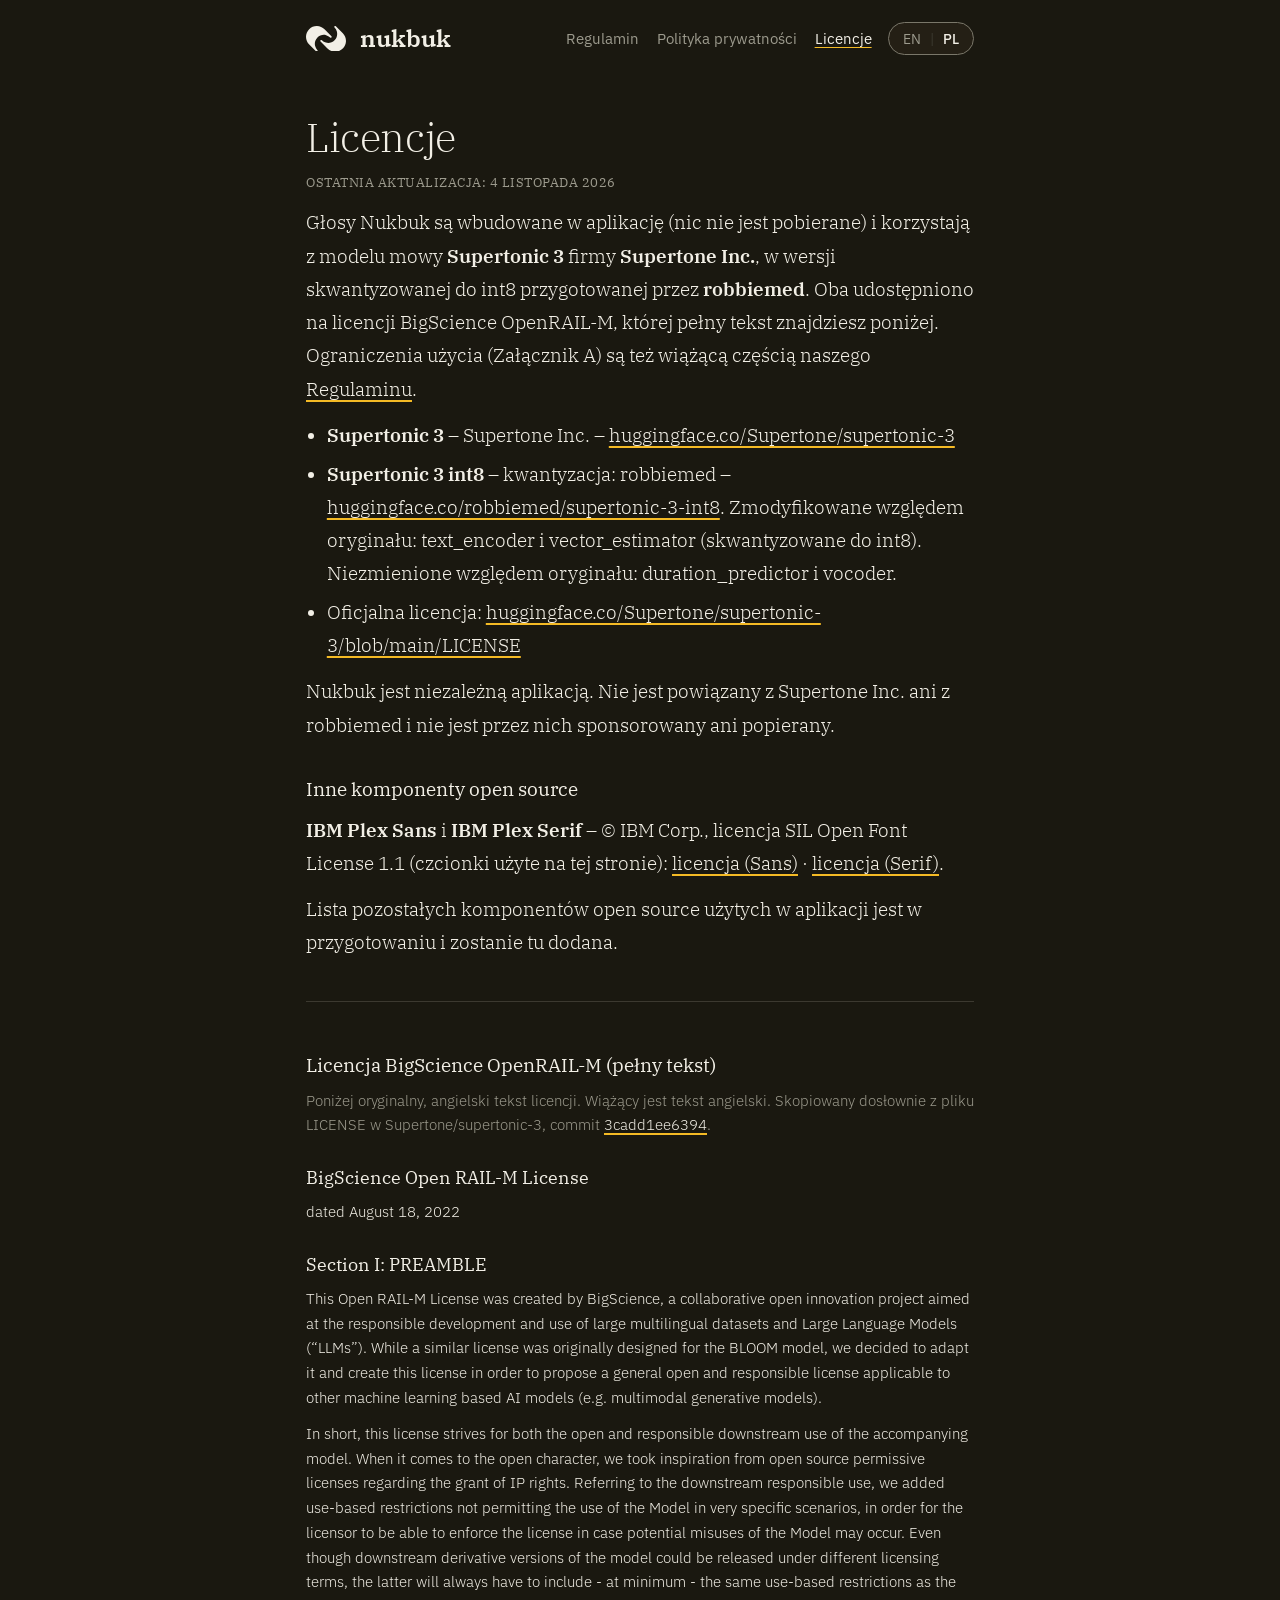
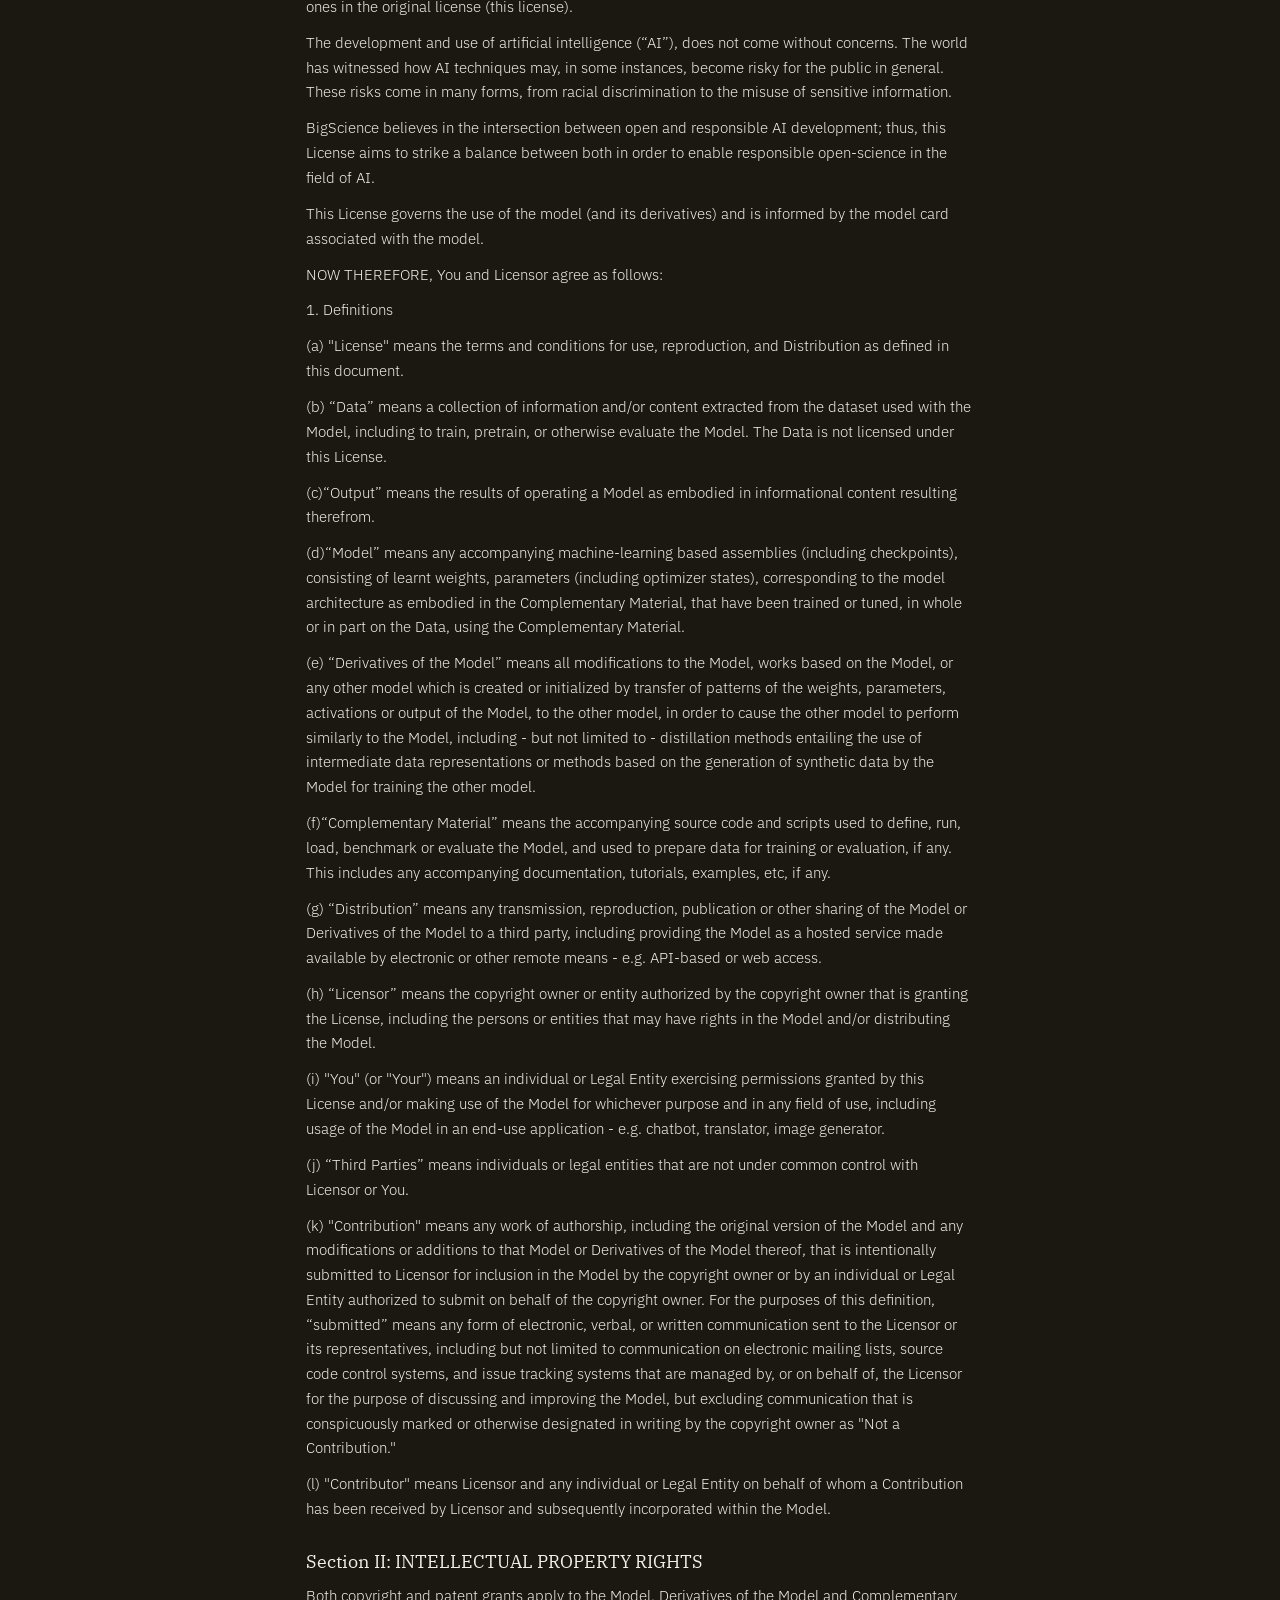
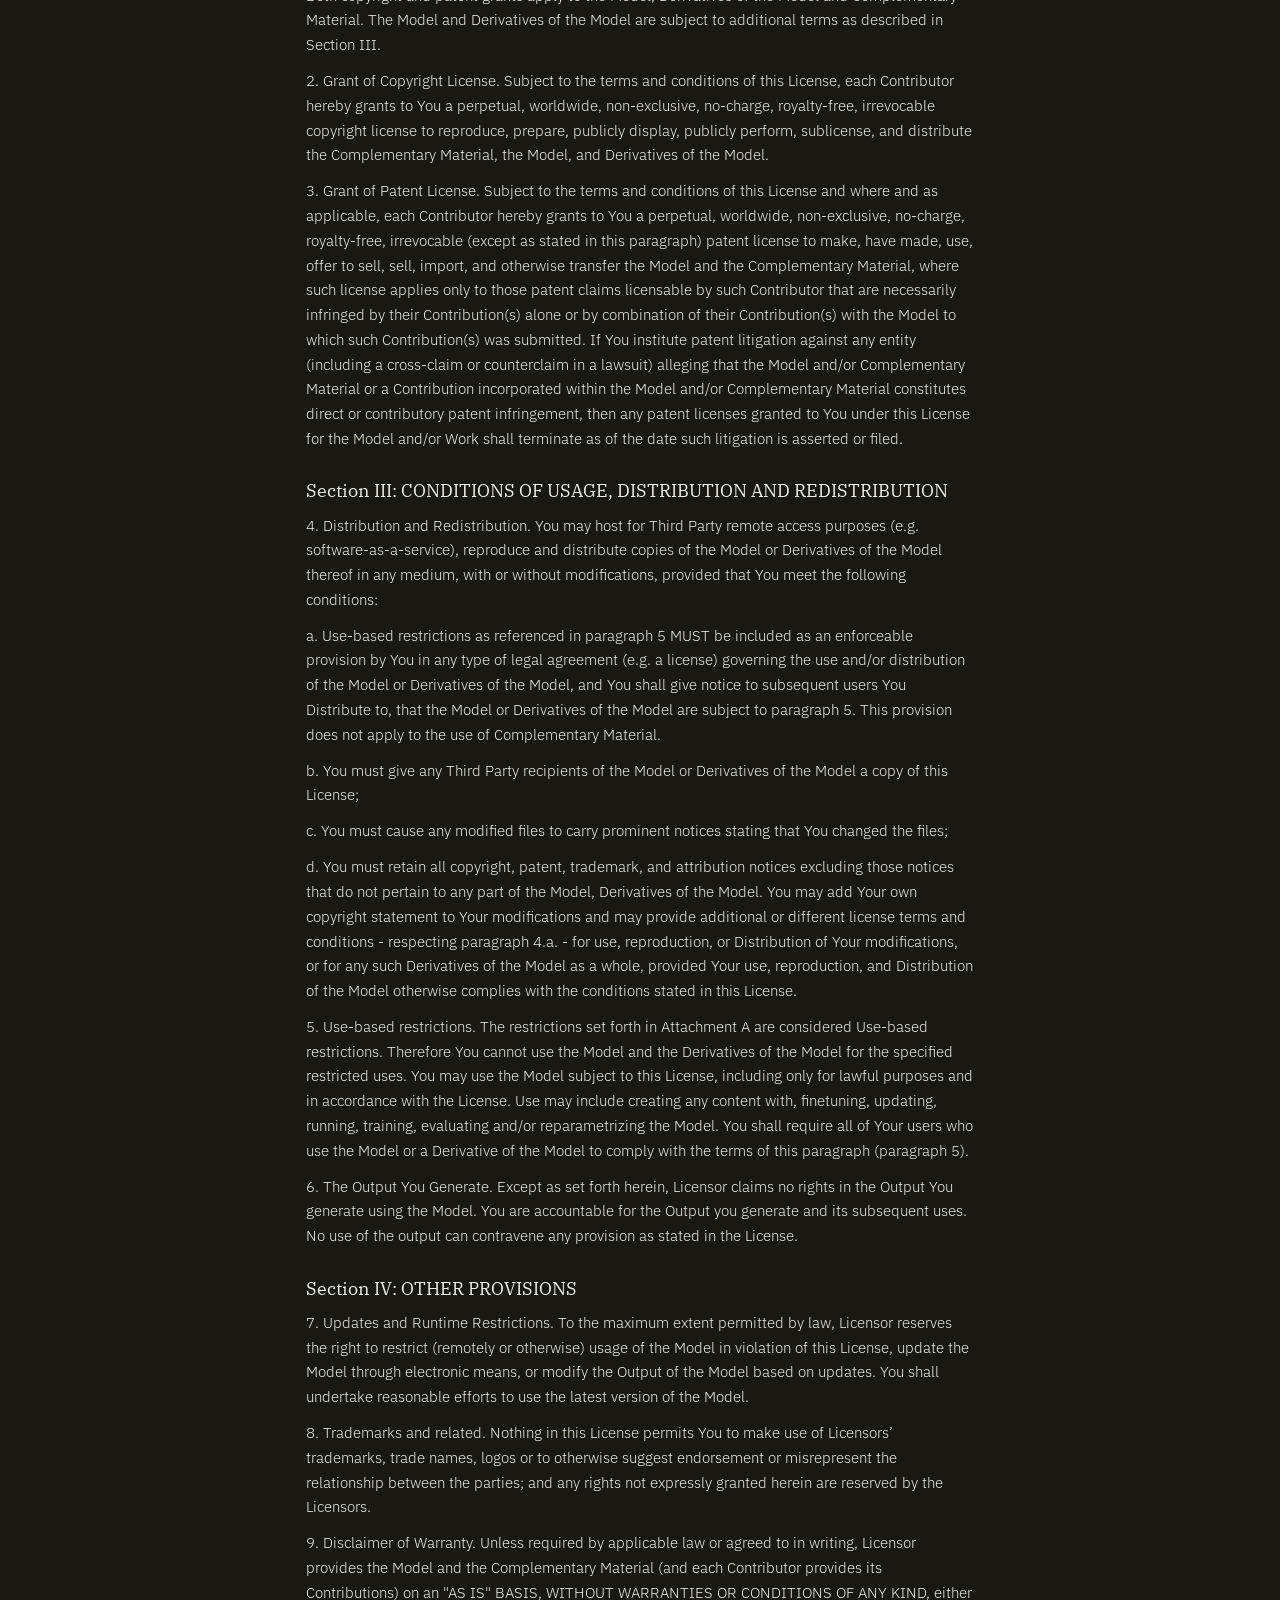
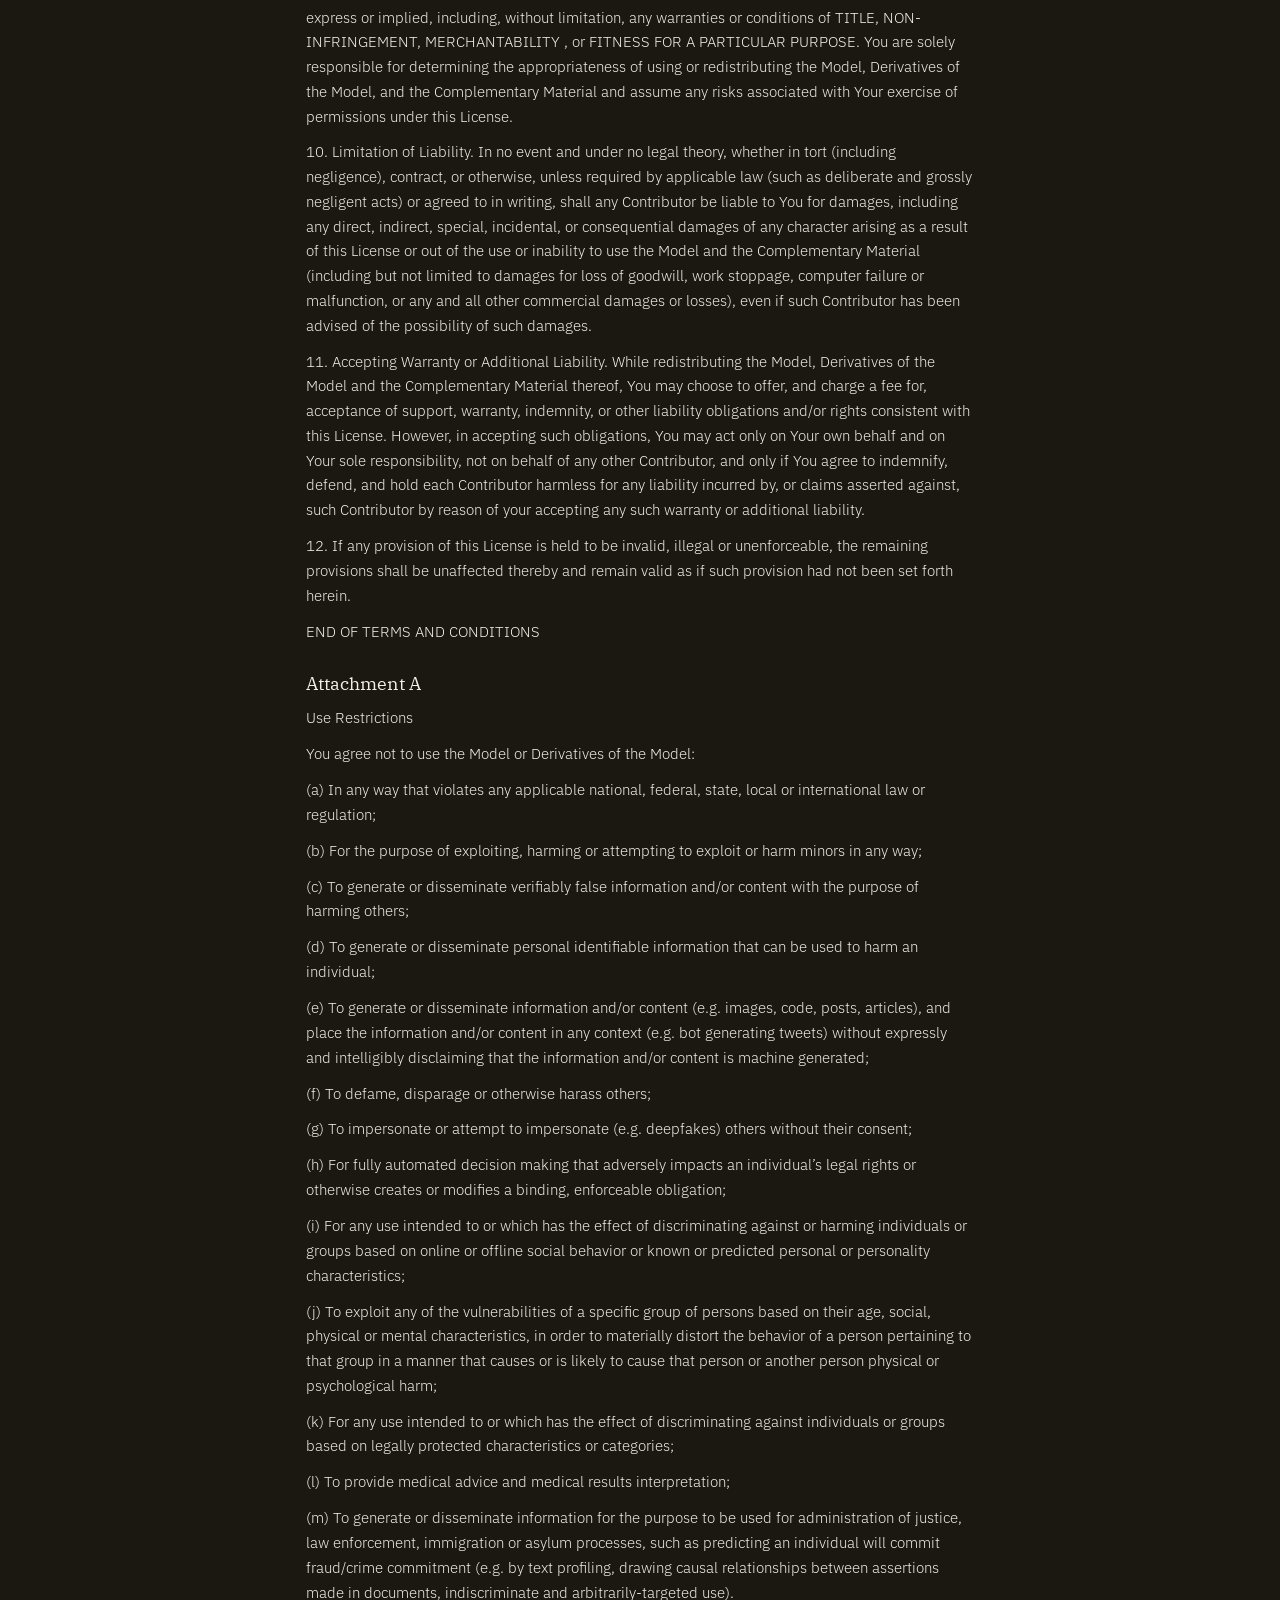
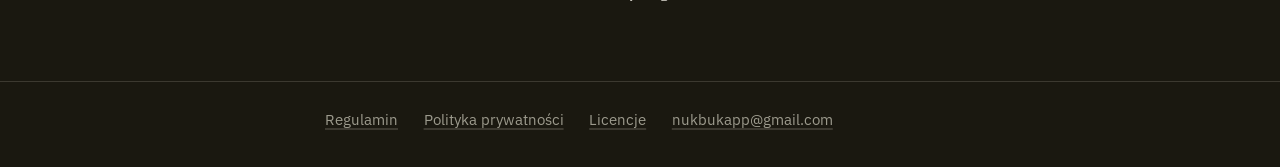
<file: pl/licenses/index.html>
<!doctype html>
<html lang="pl">
<head>
<meta charset="utf-8">
<meta name="viewport" content="width=device-width, initial-scale=1">
<title>Licencje – Nukbuk</title>
<meta name="description" content="Licencje open source i informacje o autorach w aplikacji Nukbuk, w tym licencja BigScience OpenRAIL-M.">
<meta name="color-scheme" content="dark">
<meta name="theme-color" content="#1A1810">
<link rel="canonical" href="https://nukbukapp.github.io/pl/licenses/">
<link rel="alternate" hreflang="en" href="https://nukbukapp.github.io/licenses/">
<link rel="alternate" hreflang="pl" href="https://nukbukapp.github.io/pl/licenses/">
<link rel="alternate" hreflang="x-default" href="https://nukbukapp.github.io/licenses/">
<link rel="icon" href="/favicon.svg" type="image/svg+xml">
<link rel="stylesheet" href="/style.css">
</head>
<body>
<a class="skip" href="#main">Przejdź do treści</a>
<header class="site-header">
  <a class="brand" href="/pl/" aria-label="Nukbuk – Strona główna"><svg class="mark" xmlns="http://www.w3.org/2000/svg" viewBox="0 0 473.84 304.61" role="img" aria-label="Nukbuk" fill="currentColor"><path d="M436.34,86.02L353.76,3.44c-4.25-4.25-11.46-4.51-15.68-.22-2.07,2.11-3.11,4.85-3.11,7.6s1.06,5.55,3.17,7.67c13.23,13.23,22.75,29.7,27.54,47.66,9.78,36.61-.77,75.98-27.54,102.75-26.77,26.77-66.14,37.32-102.75,27.54-17.86-4.76-34.27-14.22-47.46-27.34-4.26-4.24-11.3-4.43-15.54-.17-2.1,2.11-3.15,4.88-3.15,7.64s1.06,5.55,3.17,7.67l81.97,81.97c23.47,23.47,54.96,37.53,88.15,38.35,36.66.91,71.2-13.46,96.41-40.13,21.14-22.37,33.56-51.77,34.8-82.52,1.46-36.18-11.95-70.44-37.39-95.87Z"/><path d="M108.16,238.45c-9.78-36.61.77-75.98,27.54-102.75s66.14-37.32,102.75-27.54c17.86,4.76,34.27,14.22,47.46,27.34,4.26,4.24,11.3,4.43,15.54.17,2.1-2.11,3.15-4.88,3.15-7.64s-1.06-5.55-3.17-7.67l-81.96-81.96C195.67,14.6,163.62.5,129.95.01,95.04-.49,62.14,12.87,37.5,37.5,12.86,62.14-.5,95.06.01,129.98c.5,33.66,14.59,65.69,38.39,89.49l81.96,81.96c2.12,2.12,4.89,3.17,7.67,3.17,2.77,0,5.55-1.06,7.67-3.17s3.17-4.89,3.17-7.67-1.06-5.55-3.17-7.67c-13.23-13.23-22.75-29.7-27.54-47.66Z"/></svg><span class="word">nukbuk</span></a>
  <div class="header-right">
    <nav class="main-nav" aria-label="Main"><a href="/pl/terms/">Regulamin</a><a href="/pl/privacy/">Polityka prywatności</a><a href="/pl/licenses/" aria-current="page">Licencje</a></nav>
    <nav class="lang" aria-label="Language"><a href="/licenses/" hreflang="en" lang="en">EN</a><span aria-hidden="true">|</span><a href="/pl/licenses/" hreflang="pl" lang="pl" aria-current="true">PL</a></nav>
  </div>
</header>
<main id="main">
<article class="doc"><h1>Licencje</h1>
<p class="meta">Ostatnia aktualizacja: 4 listopada 2026</p>
<p>Głosy Nukbuk są wbudowane w aplikację (nic nie jest pobierane) i korzystają z modelu mowy <strong>Supertonic 3</strong> firmy <strong>Supertone Inc.</strong>, w wersji skwantyzowanej do int8 przygotowanej przez <strong>robbiemed</strong>. Oba udostępniono na licencji BigScience OpenRAIL-M, której pełny tekst znajdziesz poniżej. Ograniczenia użycia (Załącznik A) są też wiążącą częścią naszego <a href="/pl/terms/#s6">Regulaminu</a>.</p>
<ul>
<li><strong>Supertonic 3</strong> – Supertone Inc. – <a href="https://huggingface.co/Supertone/supertonic-3">huggingface.co/Supertone/supertonic-3</a></li>
<li><strong>Supertonic 3 int8</strong> – kwantyzacja: robbiemed – <a href="https://huggingface.co/robbiemed/supertonic-3-int8">huggingface.co/robbiemed/supertonic-3-int8</a>. Zmodyfikowane względem oryginału: text_encoder i vector_estimator (skwantyzowane do int8). Niezmienione względem oryginału: duration_predictor i vocoder.</li>
<li>Oficjalna licencja: <a href="https://huggingface.co/Supertone/supertonic-3/blob/main/LICENSE">huggingface.co/Supertone/supertonic-3/blob/main/LICENSE</a></li>
</ul>
<p>Nukbuk jest niezależną aplikacją. Nie jest powiązany z Supertone Inc. ani z robbiemed i nie jest przez nich sponsorowany ani popierany.</p>
<h2>Inne komponenty open source</h2>
<p><strong>IBM Plex Sans</strong> i <strong>IBM Plex Serif</strong> – © IBM Corp., licencja SIL Open Font License 1.1 (czcionki użyte na tej stronie): <a href="/fonts/OFL-IBM-Plex-Sans.txt">licencja (Sans)</a> · <a href="/fonts/OFL-IBM-Plex-Serif.txt">licencja (Serif)</a>.</p>
<p>Lista pozostałych komponentów open source użytych w aplikacji jest w przygotowaniu i zostanie tu dodana.</p>
<section class="license-text" lang="en"><h2 lang="pl">Licencja BigScience OpenRAIL-M (pełny tekst)</h2>
<p class="note">Poniżej oryginalny, angielski tekst licencji. Wiążący jest tekst angielski. Skopiowany dosłownie z pliku LICENSE w Supertone/supertonic-3, commit <a href="https://huggingface.co/Supertone/supertonic-3/raw/3cadd1ee6394adea1bd021217a0e650ede09a323/LICENSE">3cadd1ee6394</a>.</p>
<h3>BigScience Open RAIL-M License</h3>
<p>dated August 18, 2022</p>
<h3>Section I: PREAMBLE</h3>
<p>This Open RAIL-M License was created by BigScience, a collaborative open innovation project aimed at the responsible development and use of large multilingual datasets and Large Language Models (“LLMs”). While a similar license was originally designed for the BLOOM model, we decided to adapt it and create this license in order to propose a general open and responsible license applicable to other machine learning based AI models (e.g. multimodal generative models).</p>
<p>In short, this license strives for both the open and responsible downstream use of the accompanying model. When it comes to the open character, we took inspiration from open source permissive licenses regarding the grant of IP rights. Referring to the downstream responsible use, we added use-based restrictions not permitting the use of the Model in very specific scenarios, in order for the licensor to be able to enforce the license in case potential misuses of the Model may occur. Even though downstream derivative versions of the model could be released under different licensing terms, the latter will always have to include - at minimum - the same use-based restrictions as the ones in the original license (this license).</p>
<p>The development and use of artificial intelligence (“AI”), does not come without concerns. The world has witnessed how AI techniques may, in some instances, become risky for the public in general. These risks come in many forms, from racial discrimination to the misuse of sensitive information.</p>
<p>BigScience believes in the intersection between open and responsible AI development; thus, this License aims to strike a balance between both in order to enable responsible open-science in the field of AI.</p>
<p>This License governs the use of the model (and its derivatives) and is informed by the model card associated with the model.</p>
<p>NOW THEREFORE, You and Licensor agree as follows:</p>
<p>1. Definitions</p>
<p>(a) "License" means the terms and conditions for use, reproduction, and Distribution as defined in this document.</p>
<p>(b) “Data” means a collection of information and/or content extracted from the dataset used with the Model, including to train, pretrain, or otherwise evaluate the Model. The Data is not licensed under this License.</p>
<p>(c)“Output” means the results of operating a Model as embodied in informational content resulting therefrom.</p>
<p>(d)“Model” means any accompanying machine-learning based assemblies (including checkpoints), consisting of learnt weights, parameters (including optimizer states), corresponding to the model architecture as embodied in the Complementary Material, that have been trained or tuned, in whole or in part on the Data, using the Complementary Material.</p>
<p>(e) “Derivatives of the Model” means all modifications to the Model, works based on the Model, or any other model which is created or initialized by transfer of patterns of the weights, parameters, activations or output of the Model, to the other model, in order to cause the other model to perform similarly to the Model, including - but not limited to - distillation methods entailing the use of intermediate data representations or methods based on the generation of synthetic data by the Model for training the other model.</p>
<p>(f)“Complementary Material” means the accompanying source code and scripts used to define, run, load, benchmark or evaluate the Model, and used to prepare data for training or evaluation, if any. This includes any accompanying documentation, tutorials, examples, etc, if any.</p>
<p>(g) “Distribution” means any transmission, reproduction, publication or other sharing of the Model or Derivatives of the Model to a third party, including providing the Model as a hosted service made available by electronic or other remote means - e.g. API-based or web access.</p>
<p>(h) “Licensor” means the copyright owner or entity authorized by the copyright owner that is granting the License, including the persons or entities that may have rights in the Model and/or distributing the Model.</p>
<p>(i) "You" (or "Your") means an individual or Legal Entity exercising permissions granted by this License and/or making use of the Model for whichever purpose and in any field of use, including usage of the Model in an end-use application - e.g. chatbot, translator, image generator.</p>
<p>(j) “Third Parties” means individuals or legal entities that are not under common control with Licensor or You.</p>
<p>(k) "Contribution" means any work of authorship, including the original version of the Model and any modifications or additions to that Model or Derivatives of the Model thereof, that is intentionally submitted to Licensor for inclusion in the Model by the copyright owner or by an individual or Legal Entity authorized to submit on behalf of the copyright owner. For the purposes of this definition, “submitted” means any form of electronic, verbal, or written communication sent to the Licensor or its representatives, including but not limited to communication on electronic mailing lists, source code control systems, and issue tracking systems that are managed by, or on behalf of, the Licensor for the purpose of discussing and improving the Model, but excluding communication that is conspicuously marked or otherwise designated in writing by the copyright owner as "Not a Contribution."</p>
<p>(l) "Contributor" means Licensor and any individual or Legal Entity on behalf of whom a Contribution has been received by Licensor and subsequently incorporated within the Model.</p>
<h3>Section II: INTELLECTUAL PROPERTY RIGHTS</h3>
<p>Both copyright and patent grants apply to the Model, Derivatives of the Model and Complementary Material. The Model and Derivatives of the Model are subject to additional terms as described in Section III.</p>
<p>2. Grant of Copyright License. Subject to the terms and conditions of this License, each Contributor hereby grants to You a perpetual, worldwide, non-exclusive, no-charge, royalty-free, irrevocable copyright license to reproduce, prepare, publicly display, publicly perform, sublicense, and distribute the Complementary Material, the Model, and Derivatives of the Model.</p>
<p>3. Grant of Patent License. Subject to the terms and conditions of this License and where and as applicable, each Contributor hereby grants to You a perpetual, worldwide, non-exclusive, no-charge, royalty-free, irrevocable (except as stated in this paragraph) patent license to make, have made, use, offer to sell, sell, import, and otherwise transfer the Model and the Complementary Material, where such license applies only to those patent claims licensable by such Contributor that are necessarily infringed by their Contribution(s) alone or by combination of their Contribution(s) with the Model to which such Contribution(s) was submitted. If You institute patent litigation against any entity (including a cross-claim or counterclaim in a lawsuit) alleging that the Model and/or Complementary Material or a Contribution incorporated within the Model and/or Complementary Material constitutes direct or contributory patent infringement, then any patent licenses granted to You under this License for the Model and/or Work shall terminate as of the date such litigation is asserted or filed.</p>
<h3>Section III: CONDITIONS OF USAGE, DISTRIBUTION AND REDISTRIBUTION</h3>
<p>4. Distribution and Redistribution. You may host for Third Party remote access purposes (e.g. software-as-a-service), reproduce and distribute copies of the Model or Derivatives of the Model thereof in any medium, with or without modifications, provided that You meet the following conditions:</p>
<p>a. Use-based restrictions as referenced in paragraph 5 MUST be included as an enforceable provision by You in any type of legal agreement (e.g. a license) governing the use and/or distribution of the Model or Derivatives of the Model, and You shall give notice to subsequent users You Distribute to, that the Model or Derivatives of the Model are subject to paragraph 5. This provision does not apply to the use of Complementary Material.</p>
<p>b. You must give any Third Party recipients of the Model or Derivatives of the Model a copy of this License;</p>
<p>c. You must cause any modified files to carry prominent notices stating that You changed the files;</p>
<p>d. You must retain all copyright, patent, trademark, and attribution notices excluding those notices that do not pertain to any part of the Model, Derivatives of the Model. You may add Your own copyright statement to Your modifications and may provide additional or different license terms and conditions - respecting paragraph 4.a. - for use, reproduction, or Distribution of Your modifications, or for any such Derivatives of the Model as a whole, provided Your use, reproduction, and Distribution of the Model otherwise complies with the conditions stated in this License.</p>
<p>5. Use-based restrictions. The restrictions set forth in Attachment A are considered Use-based restrictions. Therefore You cannot use the Model and the Derivatives of the Model for the specified restricted uses. You may use the Model subject to this License, including only for lawful purposes and in accordance with the License. Use may include creating any content with, finetuning, updating, running, training, evaluating and/or reparametrizing the Model. You shall require all of Your users who use the Model or a Derivative of the Model to comply with the terms of this paragraph (paragraph 5).</p>
<p>6. The Output You Generate. Except as set forth herein, Licensor claims no rights in the Output You generate using the Model. You are accountable for the Output you generate and its subsequent uses. No use of the output can contravene any provision as stated in the License.</p>
<h3>Section IV: OTHER PROVISIONS</h3>
<p>7. Updates and Runtime Restrictions. To the maximum extent permitted by law, Licensor reserves the right to restrict (remotely or otherwise) usage of the Model in violation of this License, update the Model through electronic means, or modify the Output of the Model based on updates. You shall undertake reasonable efforts to use the latest version of the Model.</p>
<p>8. Trademarks and related. Nothing in this License permits You to make use of Licensors’ trademarks, trade names, logos or to otherwise suggest endorsement or misrepresent the relationship between the parties; and any rights not expressly granted herein are reserved by the Licensors.</p>
<p>9. Disclaimer of Warranty. Unless required by applicable law or agreed to in writing, Licensor provides the Model and the Complementary Material (and each Contributor provides its Contributions) on an "AS IS" BASIS, WITHOUT WARRANTIES OR CONDITIONS OF ANY KIND, either express or implied, including, without limitation, any warranties or conditions of TITLE, NON-INFRINGEMENT, MERCHANTABILITY , or FITNESS FOR A PARTICULAR PURPOSE. You are solely responsible for determining the appropriateness of using or redistributing the Model, Derivatives of the Model, and the Complementary Material and assume any risks associated with Your exercise of permissions under this License.</p>
<p>10. Limitation of Liability. In no event and under no legal theory, whether in tort (including negligence), contract, or otherwise, unless required by applicable law (such as deliberate and grossly negligent acts) or agreed to in writing, shall any Contributor be liable to You for damages, including any direct, indirect, special, incidental, or consequential damages of any character arising as a result of this License or out of the use or inability to use the Model and the Complementary Material (including but not limited to damages for loss of goodwill, work stoppage, computer failure or malfunction, or any and all other commercial damages or losses), even if such Contributor has been advised of the possibility of such damages.</p>
<p>11. Accepting Warranty or Additional Liability. While redistributing the Model, Derivatives of the Model and the Complementary Material thereof, You may choose to offer, and charge a fee for, acceptance of support, warranty, indemnity, or other liability obligations and/or rights consistent with this License. However, in accepting such obligations, You may act only on Your own behalf and on Your sole responsibility, not on behalf of any other Contributor, and only if You agree to indemnify, defend, and hold each Contributor harmless for any liability incurred by, or claims asserted against, such Contributor by reason of your accepting any such warranty or additional liability.</p>
<p>12. If any provision of this License is held to be invalid, illegal or unenforceable, the remaining provisions shall be unaffected thereby and remain valid as if such provision had not been set forth herein.</p>
<p>END OF TERMS AND CONDITIONS</p>
<h3>Attachment A</h3>
<p>Use Restrictions</p>
<p>You agree not to use the Model or Derivatives of the Model:</p>
<p>(a) In any way that violates any applicable national, federal, state, local or international law or regulation;</p>
<p>(b) For the purpose of exploiting, harming or attempting to exploit or harm minors in any way;</p>
<p>(c) To generate or disseminate verifiably false information and/or content with the purpose of harming others;</p>
<p>(d) To generate or disseminate personal identifiable information that can be used to harm an individual;</p>
<p>(e) To generate or disseminate information and/or content (e.g. images, code, posts, articles), and place the information and/or content in any context (e.g. bot generating tweets) without expressly and intelligibly disclaiming that the information and/or content is machine generated;</p>
<p>(f) To defame, disparage or otherwise harass others;</p>
<p>(g) To impersonate or attempt to impersonate (e.g. deepfakes) others without their consent;</p>
<p>(h) For fully automated decision making that adversely impacts an individual’s legal rights or otherwise creates or modifies a binding, enforceable obligation;</p>
<p>(i) For any use intended to or which has the effect of discriminating against or harming individuals or groups based on online or offline social behavior or known or predicted personal or personality characteristics;</p>
<p>(j) To exploit any of the vulnerabilities of a specific group of persons based on their age, social, physical or mental characteristics, in order to materially distort the behavior of a person pertaining to that group in a manner that causes or is likely to cause that person or another person physical or psychological harm;</p>
<p>(k) For any use intended to or which has the effect of discriminating against individuals or groups based on legally protected characteristics or categories;</p>
<p>(l) To provide medical advice and medical results interpretation;</p>
<p>(m) To generate or disseminate information for the purpose to be used for administration of justice, law enforcement, immigration or asylum processes, such as predicting an individual will commit fraud/crime commitment (e.g. by text profiling, drawing causal relationships between assertions made in documents, indiscriminate and arbitrarily-targeted use).</p>
</section></article>
</main>
<footer class="site-footer">
  <nav aria-label="Footer"><a href="/pl/terms/">Regulamin</a><a href="/pl/privacy/">Polityka prywatności</a><a href="/pl/licenses/">Licencje</a><a href="mailto:nukbukapp@gmail.com">nukbukapp@gmail.com</a></nav>
</footer>
</body>
</html>
</file>
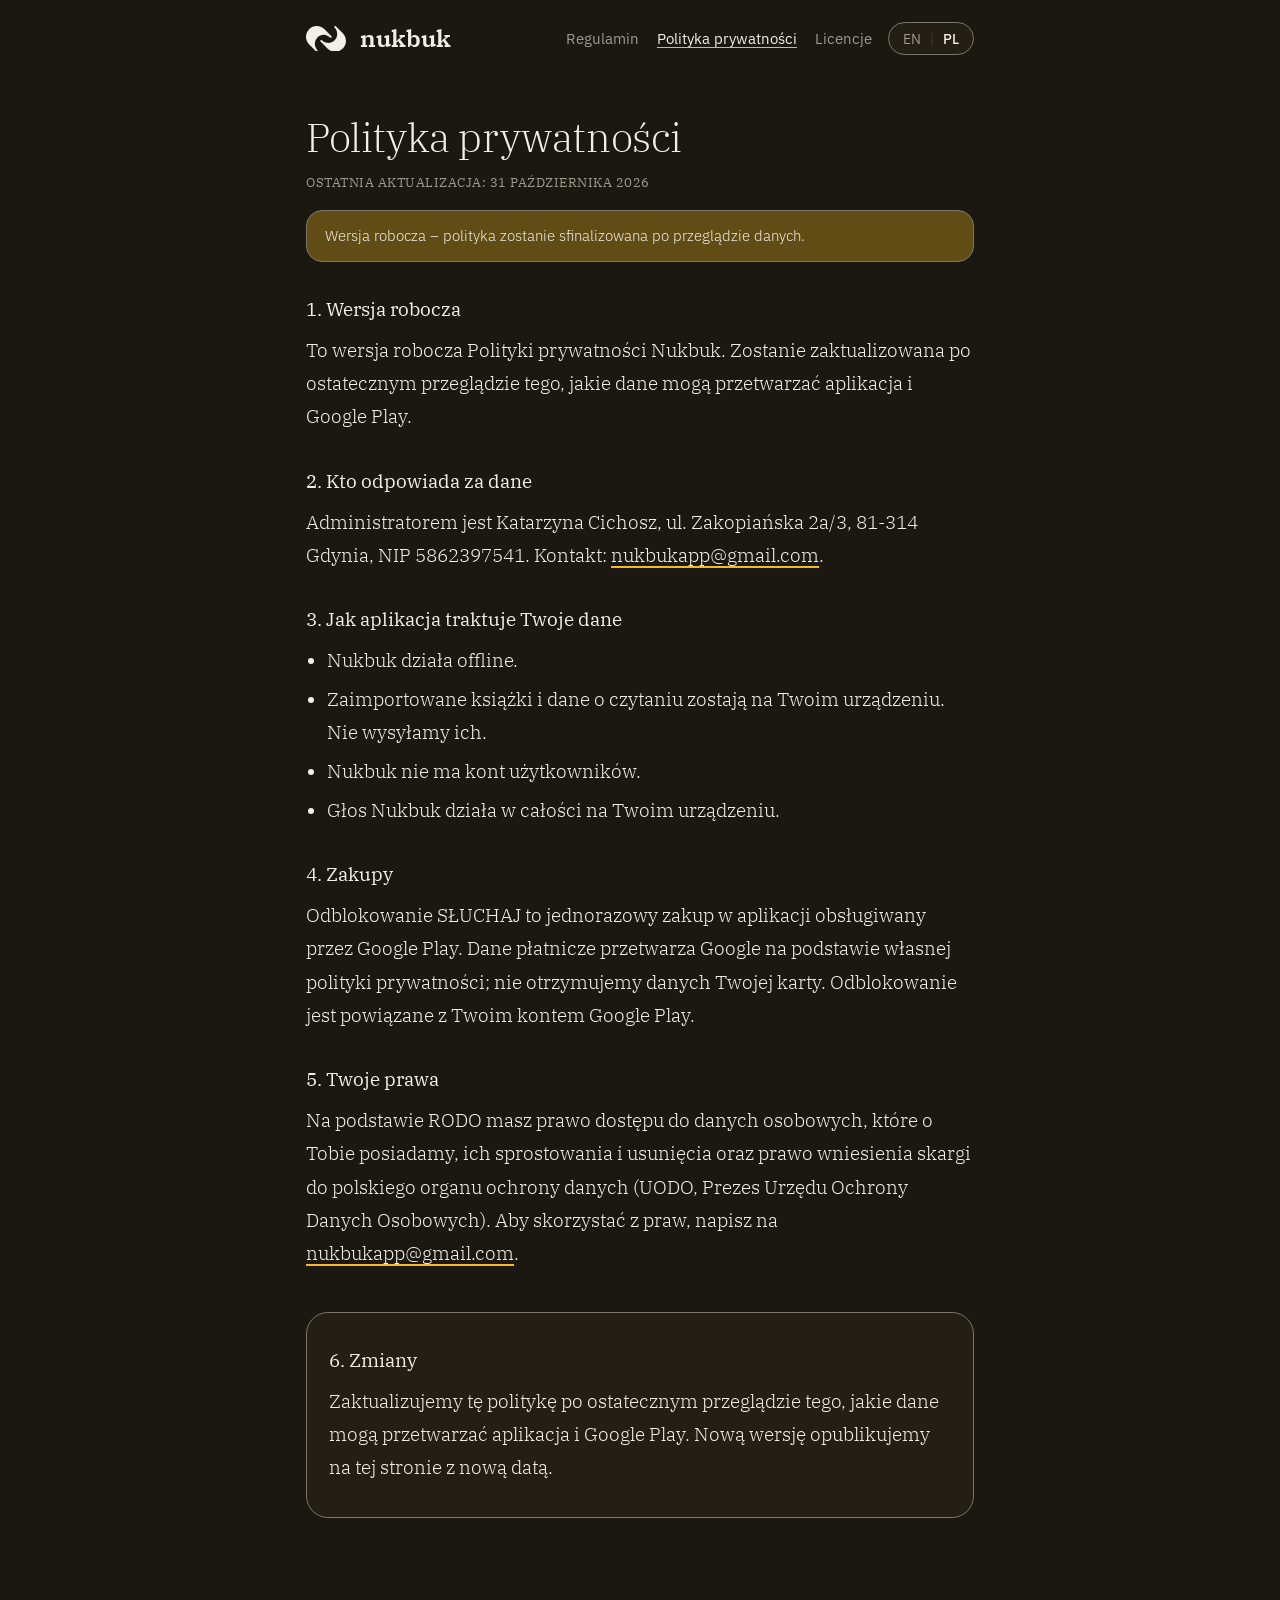
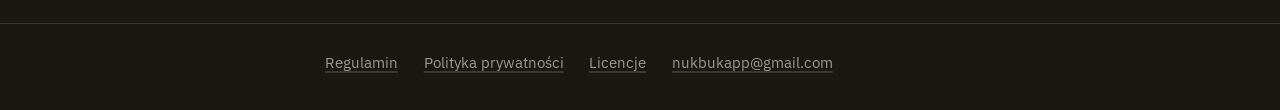
<file: pl/privacy/index.html>
<!doctype html>
<html lang="pl">
<head>
<meta charset="utf-8">
<meta name="viewport" content="width=device-width, initial-scale=1">
<title>Polityka prywatności – Nukbuk</title>
<meta name="description" content="Polityka prywatności (wersja robocza) aplikacji Nukbuk.">
<meta name="color-scheme" content="dark">
<meta name="theme-color" content="#1A1810">
<link rel="canonical" href="https://nukbukapp.github.io/pl/privacy/">
<link rel="alternate" hreflang="en" href="https://nukbukapp.github.io/privacy/">
<link rel="alternate" hreflang="pl" href="https://nukbukapp.github.io/pl/privacy/">
<link rel="alternate" hreflang="x-default" href="https://nukbukapp.github.io/privacy/">
<link rel="icon" href="/favicon.svg" type="image/svg+xml">
<link rel="stylesheet" href="/style.css">
</head>
<body>
<a class="skip" href="#main">Przejdź do treści</a>
<header class="site-header">
  <a class="brand" href="/pl/" aria-label="Nukbuk – Strona główna"><svg class="mark" xmlns="http://www.w3.org/2000/svg" viewBox="0 0 473.84 304.61" role="img" aria-label="Nukbuk" fill="currentColor"><path d="M436.34,86.02L353.76,3.44c-4.25-4.25-11.46-4.51-15.68-.22-2.07,2.11-3.11,4.85-3.11,7.6s1.06,5.55,3.17,7.67c13.23,13.23,22.75,29.7,27.54,47.66,9.78,36.61-.77,75.98-27.54,102.75-26.77,26.77-66.14,37.32-102.75,27.54-17.86-4.76-34.27-14.22-47.46-27.34-4.26-4.24-11.3-4.43-15.54-.17-2.1,2.11-3.15,4.88-3.15,7.64s1.06,5.55,3.17,7.67l81.97,81.97c23.47,23.47,54.96,37.53,88.15,38.35,36.66.91,71.2-13.46,96.41-40.13,21.14-22.37,33.56-51.77,34.8-82.52,1.46-36.18-11.95-70.44-37.39-95.87Z"/><path d="M108.16,238.45c-9.78-36.61.77-75.98,27.54-102.75s66.14-37.32,102.75-27.54c17.86,4.76,34.27,14.22,47.46,27.34,4.26,4.24,11.3,4.43,15.54.17,2.1-2.11,3.15-4.88,3.15-7.64s-1.06-5.55-3.17-7.67l-81.96-81.96C195.67,14.6,163.62.5,129.95.01,95.04-.49,62.14,12.87,37.5,37.5,12.86,62.14-.5,95.06.01,129.98c.5,33.66,14.59,65.69,38.39,89.49l81.96,81.96c2.12,2.12,4.89,3.17,7.67,3.17,2.77,0,5.55-1.06,7.67-3.17s3.17-4.89,3.17-7.67-1.06-5.55-3.17-7.67c-13.23-13.23-22.75-29.7-27.54-47.66Z"/></svg><span class="word">nukbuk</span></a>
  <div class="header-right">
    <nav class="main-nav" aria-label="Main"><a href="/pl/terms/">Regulamin</a><a href="/pl/privacy/" aria-current="page">Polityka prywatności</a><a href="/pl/licenses/">Licencje</a></nav>
    <nav class="lang" aria-label="Language"><a href="/privacy/" hreflang="en" lang="en">EN</a><span aria-hidden="true">|</span><a href="/pl/privacy/" hreflang="pl" lang="pl" aria-current="true">PL</a></nav>
  </div>
</header>
<main id="main">
<article class="doc"><h1>Polityka prywatności</h1>
<p class="meta">Ostatnia aktualizacja: 31 października 2026</p>
<p class="draft" role="note">Wersja robocza – polityka zostanie sfinalizowana po przeglądzie danych.</p>
<section id="s1">
<h2>1. Wersja robocza</h2>
<p>To wersja robocza Polityki prywatności Nukbuk. Zostanie zaktualizowana po ostatecznym przeglądzie tego, jakie dane mogą przetwarzać aplikacja i Google Play.</p>
</section>
<section id="s2">
<h2>2. Kto odpowiada za dane</h2>
<p>Administratorem jest Katarzyna Cichosz, ul. Zakopiańska 2a/3, 81-314 Gdynia, NIP 5862397541. Kontakt: <a href="mailto:nukbukapp@gmail.com">nukbukapp@gmail.com</a>.</p>
</section>
<section id="s3">
<h2>3. Jak aplikacja traktuje Twoje dane</h2>
<ul><li>Nukbuk działa offline.</li><li>Zaimportowane książki i dane o czytaniu zostają na Twoim urządzeniu. Nie wysyłamy ich.</li><li>Nukbuk nie ma kont użytkowników.</li><li>Głos Nukbuk działa w całości na Twoim urządzeniu.</li></ul>
</section>
<section id="s4">
<h2>4. Zakupy</h2>
<p>Odblokowanie SŁUCHAJ to jednorazowy zakup w aplikacji obsługiwany przez Google Play. Dane płatnicze przetwarza Google na podstawie własnej polityki prywatności; nie otrzymujemy danych Twojej karty. Odblokowanie jest powiązane z Twoim kontem Google Play.</p>
</section>
<section id="s5">
<h2>5. Twoje prawa</h2>
<p>Na podstawie RODO masz prawo dostępu do danych osobowych, które o Tobie posiadamy, ich sprostowania i usunięcia oraz prawo wniesienia skargi do polskiego organu ochrony danych (UODO, Prezes Urzędu Ochrony Danych Osobowych). Aby skorzystać z praw, napisz na <a href="mailto:nukbukapp@gmail.com">nukbukapp@gmail.com</a>.</p>
</section>
<section id="s6" class="restrictions">
<h2>6. Zmiany</h2>
<p>Zaktualizujemy tę politykę po ostatecznym przeglądzie tego, jakie dane mogą przetwarzać aplikacja i Google Play. Nową wersję opublikujemy na tej stronie z nową datą.</p>
</section></article>
</main>
<footer class="site-footer">
  <nav aria-label="Footer"><a href="/pl/terms/">Regulamin</a><a href="/pl/privacy/">Polityka prywatności</a><a href="/pl/licenses/">Licencje</a><a href="mailto:nukbukapp@gmail.com">nukbukapp@gmail.com</a></nav>
</footer>
</body>
</html>
</file>
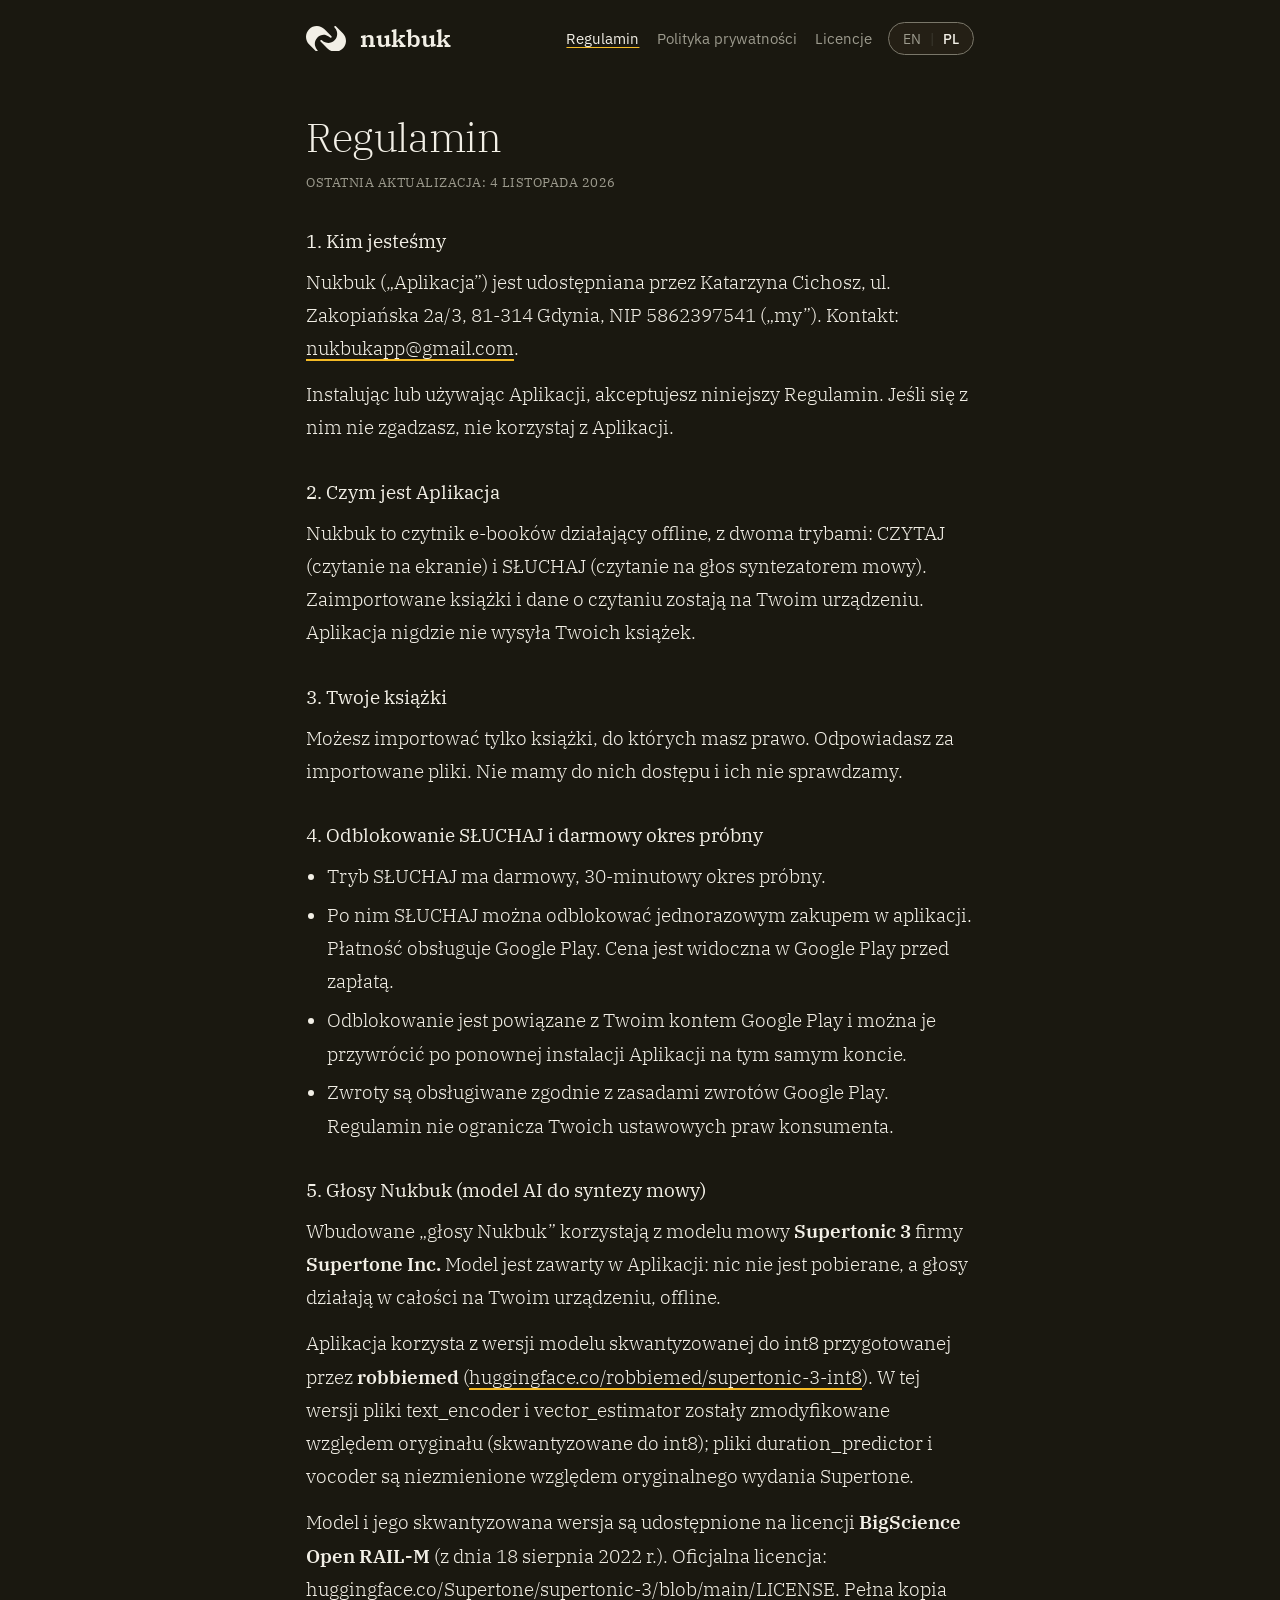
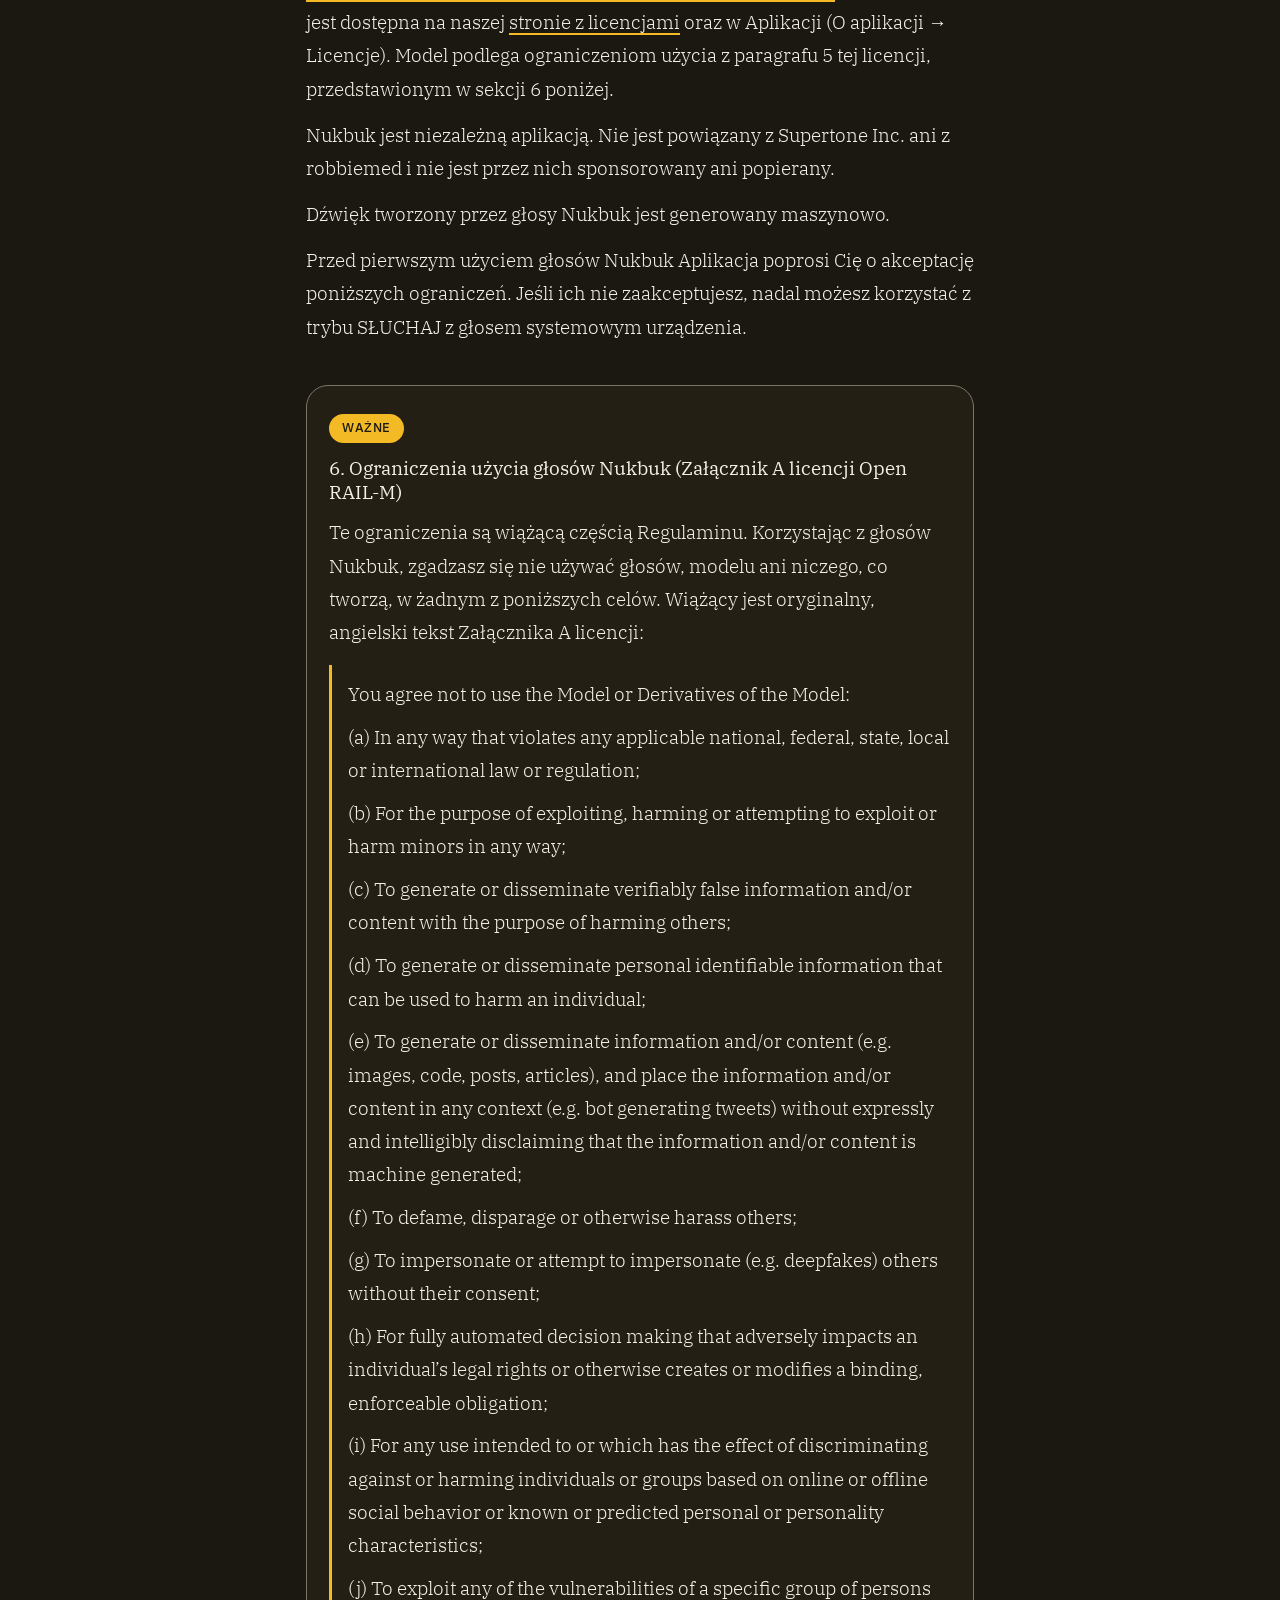
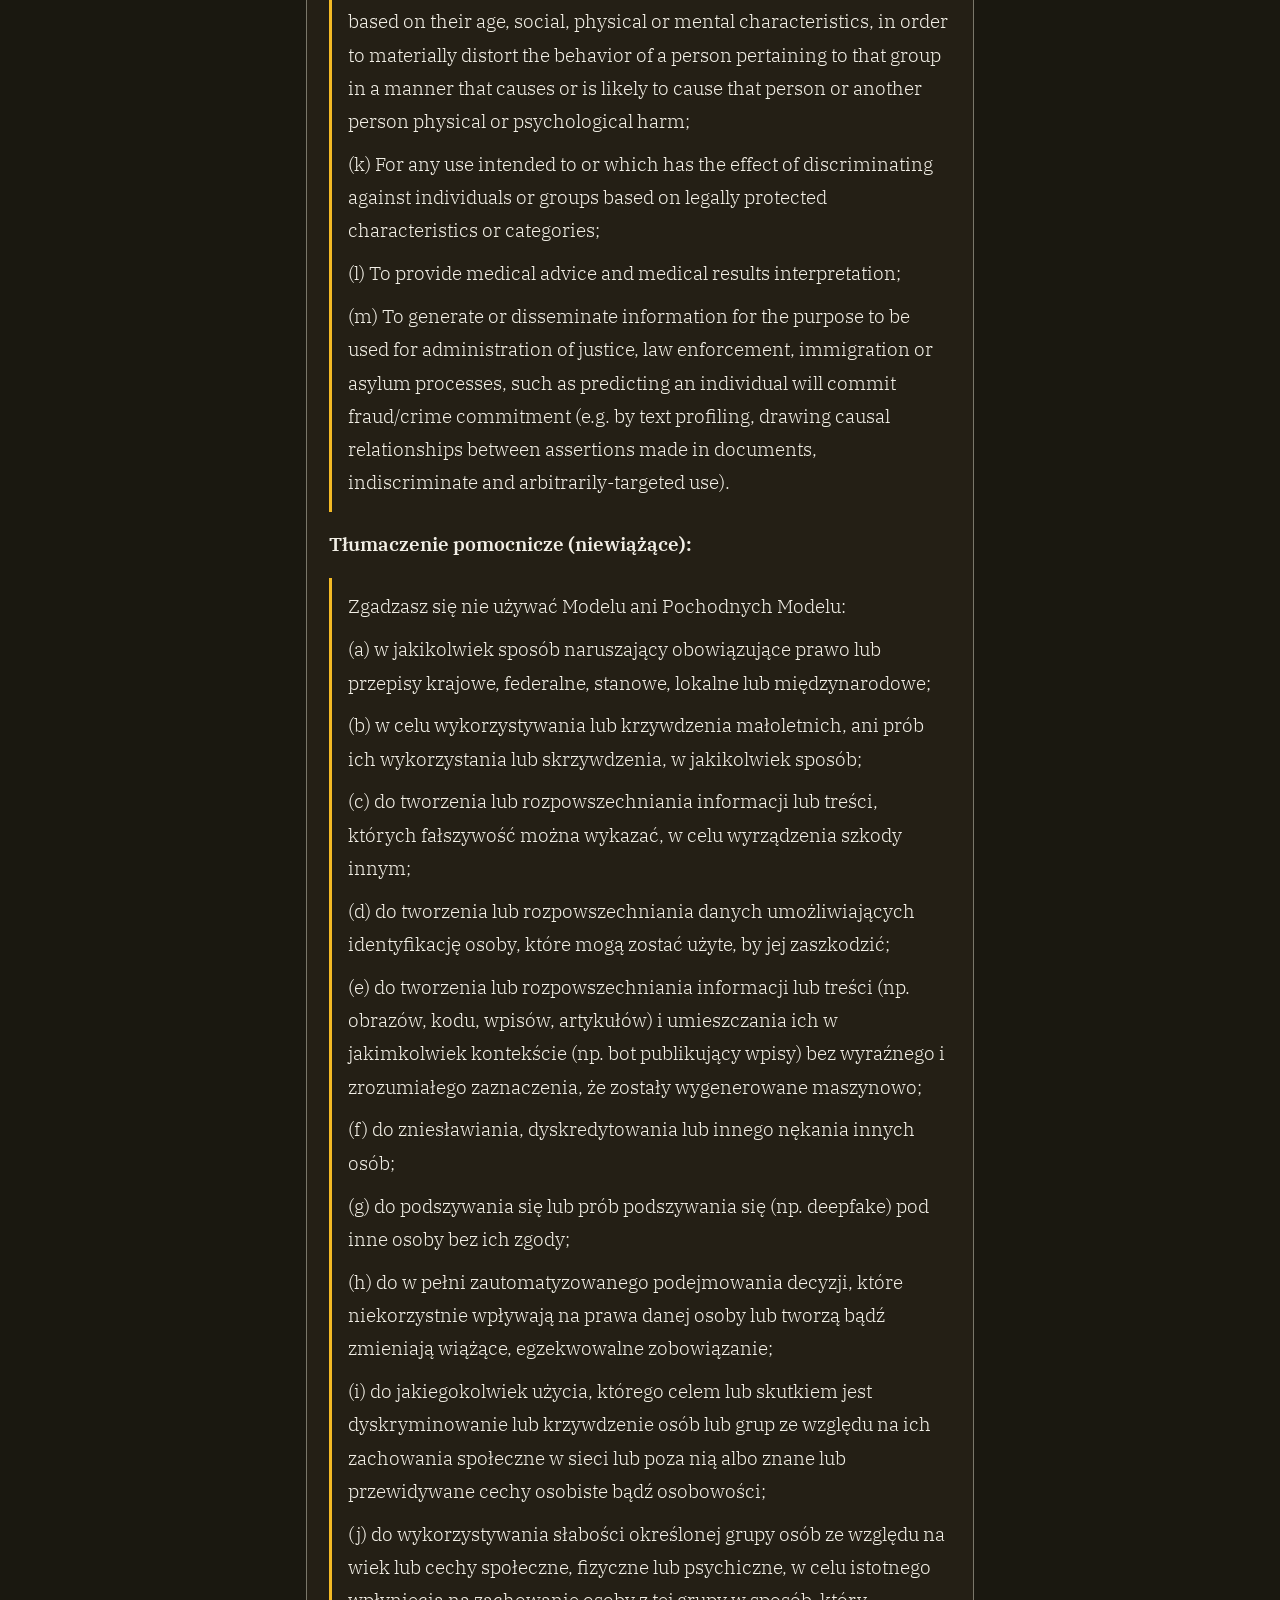
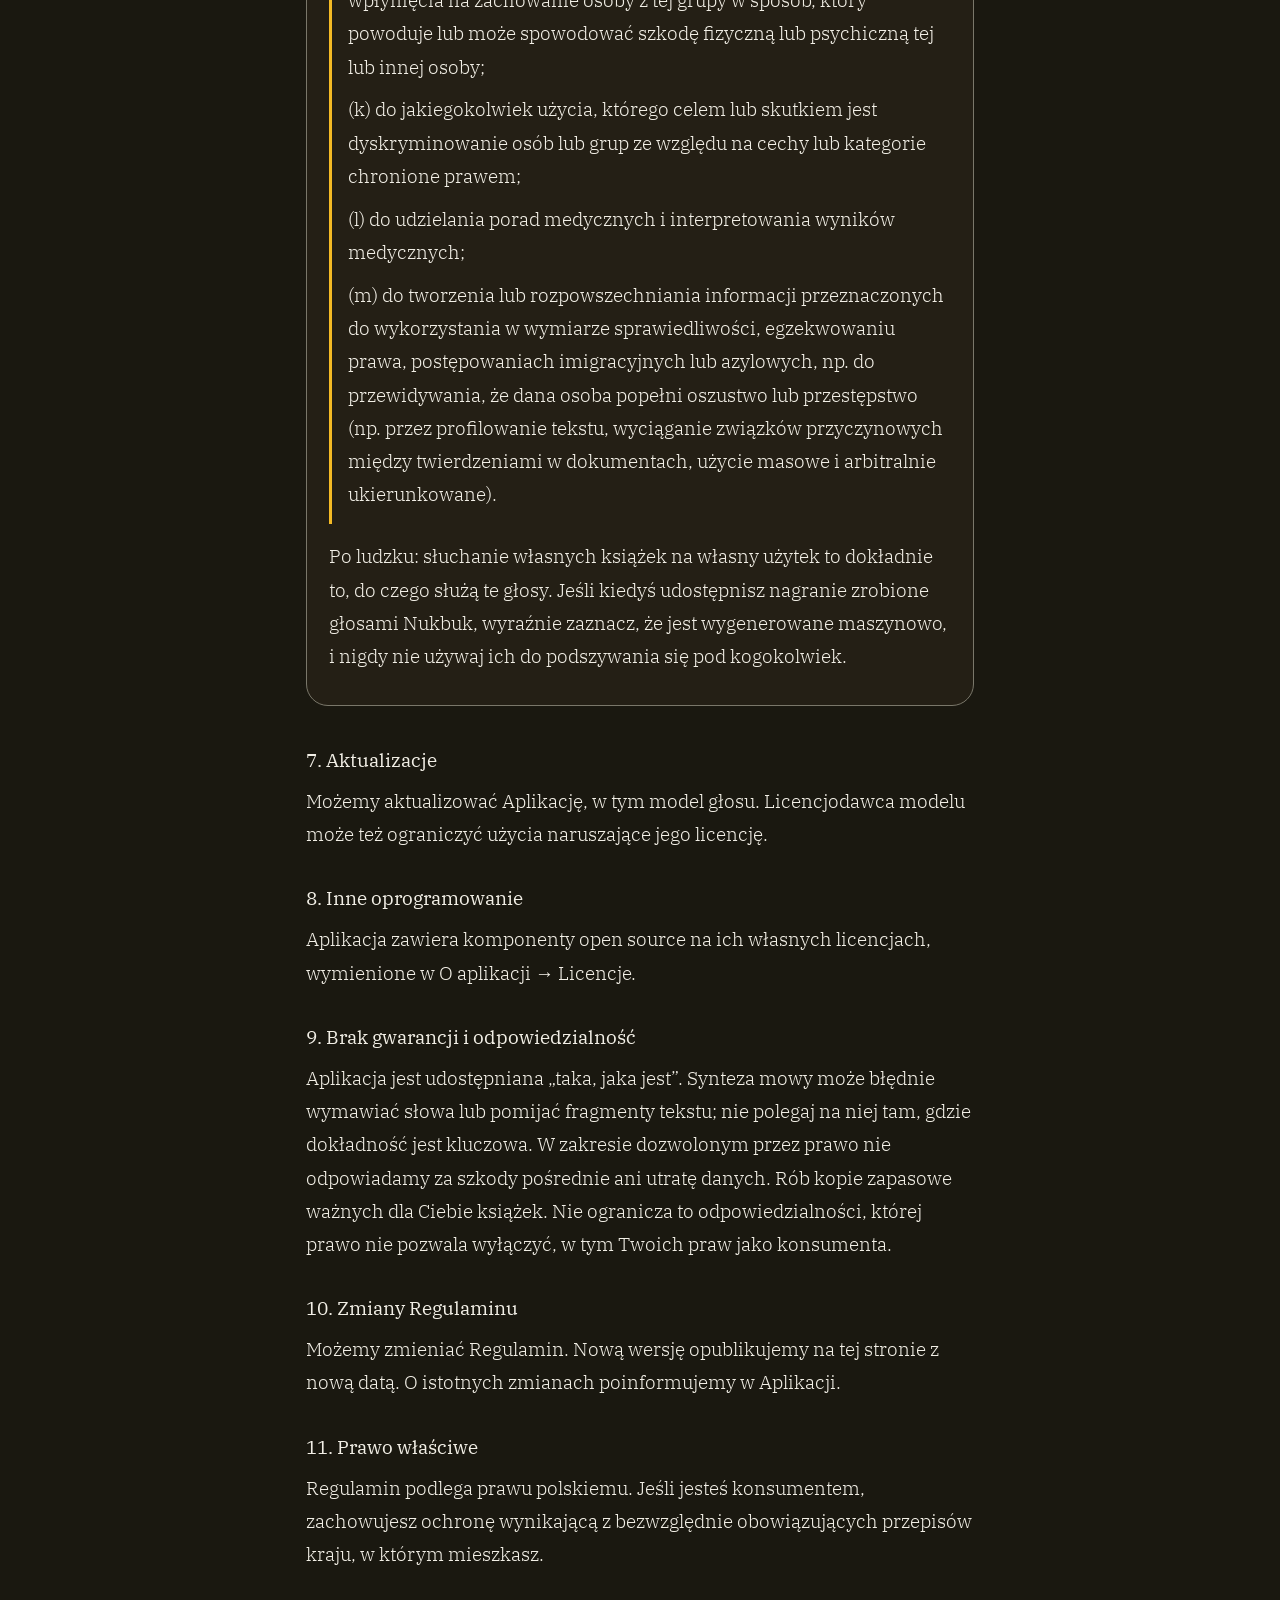
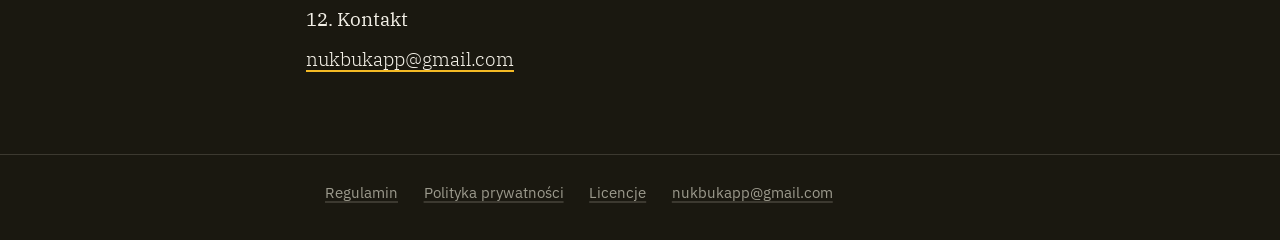
<file: pl/terms/index.html>
<!doctype html>
<html lang="pl">
<head>
<meta charset="utf-8">
<meta name="viewport" content="width=device-width, initial-scale=1">
<title>Regulamin – Nukbuk</title>
<meta name="description" content="Regulamin aplikacji Nukbuk, w tym ograniczenia użycia wbudowanego modelu głosu Nukbuk.">
<meta name="color-scheme" content="dark">
<meta name="theme-color" content="#1A1810">
<link rel="canonical" href="https://nukbukapp.github.io/pl/terms/">
<link rel="alternate" hreflang="en" href="https://nukbukapp.github.io/terms/">
<link rel="alternate" hreflang="pl" href="https://nukbukapp.github.io/pl/terms/">
<link rel="alternate" hreflang="x-default" href="https://nukbukapp.github.io/terms/">
<link rel="icon" href="/favicon.svg" type="image/svg+xml">
<link rel="stylesheet" href="/style.css">
</head>
<body>
<a class="skip" href="#main">Przejdź do treści</a>
<header class="site-header">
  <a class="brand" href="/pl/" aria-label="Nukbuk – Strona główna"><svg class="mark" xmlns="http://www.w3.org/2000/svg" viewBox="0 0 473.84 304.61" role="img" aria-label="Nukbuk" fill="currentColor"><path d="M436.34,86.02L353.76,3.44c-4.25-4.25-11.46-4.51-15.68-.22-2.07,2.11-3.11,4.85-3.11,7.6s1.06,5.55,3.17,7.67c13.23,13.23,22.75,29.7,27.54,47.66,9.78,36.61-.77,75.98-27.54,102.75-26.77,26.77-66.14,37.32-102.75,27.54-17.86-4.76-34.27-14.22-47.46-27.34-4.26-4.24-11.3-4.43-15.54-.17-2.1,2.11-3.15,4.88-3.15,7.64s1.06,5.55,3.17,7.67l81.97,81.97c23.47,23.47,54.96,37.53,88.15,38.35,36.66.91,71.2-13.46,96.41-40.13,21.14-22.37,33.56-51.77,34.8-82.52,1.46-36.18-11.95-70.44-37.39-95.87Z"/><path d="M108.16,238.45c-9.78-36.61.77-75.98,27.54-102.75s66.14-37.32,102.75-27.54c17.86,4.76,34.27,14.22,47.46,27.34,4.26,4.24,11.3,4.43,15.54.17,2.1-2.11,3.15-4.88,3.15-7.64s-1.06-5.55-3.17-7.67l-81.96-81.96C195.67,14.6,163.62.5,129.95.01,95.04-.49,62.14,12.87,37.5,37.5,12.86,62.14-.5,95.06.01,129.98c.5,33.66,14.59,65.69,38.39,89.49l81.96,81.96c2.12,2.12,4.89,3.17,7.67,3.17,2.77,0,5.55-1.06,7.67-3.17s3.17-4.89,3.17-7.67-1.06-5.55-3.17-7.67c-13.23-13.23-22.75-29.7-27.54-47.66Z"/></svg><span class="word">nukbuk</span></a>
  <div class="header-right">
    <nav class="main-nav" aria-label="Main"><a href="/pl/terms/" aria-current="page">Regulamin</a><a href="/pl/privacy/">Polityka prywatności</a><a href="/pl/licenses/">Licencje</a></nav>
    <nav class="lang" aria-label="Language"><a href="/terms/" hreflang="en" lang="en">EN</a><span aria-hidden="true">|</span><a href="/pl/terms/" hreflang="pl" lang="pl" aria-current="true">PL</a></nav>
  </div>
</header>
<main id="main">
<article class="doc"><h1>Regulamin</h1>
<p class="meta">Ostatnia aktualizacja: 4 listopada 2026</p>
<section id="s1">
<h2>1. Kim jesteśmy</h2>
<p>Nukbuk („Aplikacja”) jest udostępniana przez Katarzyna Cichosz, ul. Zakopiańska 2a/3, 81-314 Gdynia, NIP 5862397541 („my”). Kontakt: <a href="mailto:nukbukapp@gmail.com">nukbukapp@gmail.com</a>.</p>
<p>Instalując lub używając Aplikacji, akceptujesz niniejszy Regulamin. Jeśli się z nim nie zgadzasz, nie korzystaj z Aplikacji.</p>
</section>
<section id="s2">
<h2>2. Czym jest Aplikacja</h2>
<p>Nukbuk to czytnik e-booków działający offline, z dwoma trybami: CZYTAJ (czytanie na ekranie) i SŁUCHAJ (czytanie na głos syntezatorem mowy). Zaimportowane książki i dane o czytaniu zostają na Twoim urządzeniu. Aplikacja nigdzie nie wysyła Twoich książek.</p>
</section>
<section id="s3">
<h2>3. Twoje książki</h2>
<p>Możesz importować tylko książki, do których masz prawo. Odpowiadasz za importowane pliki. Nie mamy do nich dostępu i ich nie sprawdzamy.</p>
</section>
<section id="s4">
<h2>4. Odblokowanie SŁUCHAJ i darmowy okres próbny</h2>
<ul><li>Tryb SŁUCHAJ ma darmowy, 30-minutowy okres próbny.</li><li>Po nim SŁUCHAJ można odblokować jednorazowym zakupem w aplikacji. Płatność obsługuje Google Play. Cena jest widoczna w Google Play przed zapłatą.</li><li>Odblokowanie jest powiązane z Twoim kontem Google Play i można je przywrócić po ponownej instalacji Aplikacji na tym samym koncie.</li><li>Zwroty są obsługiwane zgodnie z zasadami zwrotów Google Play. Regulamin nie ogranicza Twoich ustawowych praw konsumenta.</li></ul>
</section>
<section id="s5">
<h2>5. Głosy Nukbuk (model AI do syntezy mowy)</h2>
<p>Wbudowane „głosy Nukbuk” korzystają z modelu mowy <strong>Supertonic 3</strong> firmy <strong>Supertone Inc.</strong> Model jest zawarty w Aplikacji: nic nie jest pobierane, a głosy działają w całości na Twoim urządzeniu, offline.</p>
<p>Aplikacja korzysta z wersji modelu skwantyzowanej do int8 przygotowanej przez <strong>robbiemed</strong> (<a href="https://huggingface.co/robbiemed/supertonic-3-int8">huggingface.co/robbiemed/supertonic-3-int8</a>). W tej wersji pliki text_encoder i vector_estimator zostały zmodyfikowane względem oryginału (skwantyzowane do int8); pliki duration_predictor i vocoder są niezmienione względem oryginalnego wydania Supertone.</p>
<p>Model i jego skwantyzowana wersja są udostępnione na licencji <strong>BigScience Open RAIL-M</strong> (z dnia 18 sierpnia 2022 r.). Oficjalna licencja: <a href="https://huggingface.co/Supertone/supertonic-3/blob/main/LICENSE">huggingface.co/Supertone/supertonic-3/blob/main/LICENSE</a>. Pełna kopia jest dostępna na naszej <a href="/pl/licenses/">stronie z licencjami</a> oraz w Aplikacji (O aplikacji → Licencje). Model podlega ograniczeniom użycia z paragrafu 5 tej licencji, przedstawionym w sekcji 6 poniżej.</p>
<p>Nukbuk jest niezależną aplikacją. Nie jest powiązany z Supertone Inc. ani z robbiemed i nie jest przez nich sponsorowany ani popierany.</p>
<p>Dźwięk tworzony przez głosy Nukbuk jest generowany maszynowo.</p>
<p>Przed pierwszym użyciem głosów Nukbuk Aplikacja poprosi Cię o akceptację poniższych ograniczeń. Jeśli ich nie zaakceptujesz, nadal możesz korzystać z trybu SŁUCHAJ z głosem systemowym urządzenia.</p>
</section>
<section id="s6" class="restrictions"><p class="chip">Ważne</p>
<h2>6. Ograniczenia użycia głosów Nukbuk (Załącznik A licencji Open RAIL-M)</h2>
<p>Te ograniczenia są wiążącą częścią Regulaminu. Korzystając z głosów Nukbuk, zgadzasz się nie używać głosów, modelu ani niczego, co tworzą, w żadnym z poniższych celów. Wiążący jest oryginalny, angielski tekst Załącznika A licencji:</p>
<blockquote><p>You agree not to use the Model or Derivatives of the Model:</p><p>(a) In any way that violates any applicable national, federal, state, local or international law or regulation;</p><p>(b) For the purpose of exploiting, harming or attempting to exploit or harm minors in any way;</p><p>(c) To generate or disseminate verifiably false information and/or content with the purpose of harming others;</p><p>(d) To generate or disseminate personal identifiable information that can be used to harm an individual;</p><p>(e) To generate or disseminate information and/or content (e.g. images, code, posts, articles), and place the information and/or content in any context (e.g. bot generating tweets) without expressly and intelligibly disclaiming that the information and/or content is machine generated;</p><p>(f) To defame, disparage or otherwise harass others;</p><p>(g) To impersonate or attempt to impersonate (e.g. deepfakes) others without their consent;</p><p>(h) For fully automated decision making that adversely impacts an individual’s legal rights or otherwise creates or modifies a binding, enforceable obligation;</p><p>(i) For any use intended to or which has the effect of discriminating against or harming individuals or groups based on online or offline social behavior or known or predicted personal or personality characteristics;</p><p>(j) To exploit any of the vulnerabilities of a specific group of persons based on their age, social, physical or mental characteristics, in order to materially distort the behavior of a person pertaining to that group in a manner that causes or is likely to cause that person or another person physical or psychological harm;</p><p>(k) For any use intended to or which has the effect of discriminating against individuals or groups based on legally protected characteristics or categories;</p><p>(l) To provide medical advice and medical results interpretation;</p><p>(m) To generate or disseminate information for the purpose to be used for administration of justice, law enforcement, immigration or asylum processes, such as predicting an individual will commit fraud/crime commitment (e.g. by text profiling, drawing causal relationships between assertions made in documents, indiscriminate and arbitrarily-targeted use).</p></blockquote>
<p><strong>Tłumaczenie pomocnicze (niewiążące):</strong></p>
<blockquote><p>Zgadzasz się nie używać Modelu ani Pochodnych Modelu:</p><p>(a) w jakikolwiek sposób naruszający obowiązujące prawo lub przepisy krajowe, federalne, stanowe, lokalne lub międzynarodowe;</p><p>(b) w celu wykorzystywania lub krzywdzenia małoletnich, ani prób ich wykorzystania lub skrzywdzenia, w jakikolwiek sposób;</p><p>(c) do tworzenia lub rozpowszechniania informacji lub treści, których fałszywość można wykazać, w celu wyrządzenia szkody innym;</p><p>(d) do tworzenia lub rozpowszechniania danych umożliwiających identyfikację osoby, które mogą zostać użyte, by jej zaszkodzić;</p><p>(e) do tworzenia lub rozpowszechniania informacji lub treści (np. obrazów, kodu, wpisów, artykułów) i umieszczania ich w jakimkolwiek kontekście (np. bot publikujący wpisy) bez wyraźnego i zrozumiałego zaznaczenia, że zostały wygenerowane maszynowo;</p><p>(f) do zniesławiania, dyskredytowania lub innego nękania innych osób;</p><p>(g) do podszywania się lub prób podszywania się (np. deepfake) pod inne osoby bez ich zgody;</p><p>(h) do w pełni zautomatyzowanego podejmowania decyzji, które niekorzystnie wpływają na prawa danej osoby lub tworzą bądź zmieniają wiążące, egzekwowalne zobowiązanie;</p><p>(i) do jakiegokolwiek użycia, którego celem lub skutkiem jest dyskryminowanie lub krzywdzenie osób lub grup ze względu na ich zachowania społeczne w sieci lub poza nią albo znane lub przewidywane cechy osobiste bądź osobowości;</p><p>(j) do wykorzystywania słabości określonej grupy osób ze względu na wiek lub cechy społeczne, fizyczne lub psychiczne, w celu istotnego wpłynięcia na zachowanie osoby z tej grupy w sposób, który powoduje lub może spowodować szkodę fizyczną lub psychiczną tej lub innej osoby;</p><p>(k) do jakiegokolwiek użycia, którego celem lub skutkiem jest dyskryminowanie osób lub grup ze względu na cechy lub kategorie chronione prawem;</p><p>(l) do udzielania porad medycznych i interpretowania wyników medycznych;</p><p>(m) do tworzenia lub rozpowszechniania informacji przeznaczonych do wykorzystania w wymiarze sprawiedliwości, egzekwowaniu prawa, postępowaniach imigracyjnych lub azylowych, np. do przewidywania, że dana osoba popełni oszustwo lub przestępstwo (np. przez profilowanie tekstu, wyciąganie związków przyczynowych między twierdzeniami w dokumentach, użycie masowe i arbitralnie ukierunkowane).</p></blockquote>
<p>Po ludzku: słuchanie własnych książek na własny użytek to dokładnie to, do czego służą te głosy. Jeśli kiedyś udostępnisz nagranie zrobione głosami Nukbuk, wyraźnie zaznacz, że jest wygenerowane maszynowo, i nigdy nie używaj ich do podszywania się pod kogokolwiek.</p>
</section>
<section id="s7">
<h2>7. Aktualizacje</h2>
<p>Możemy aktualizować Aplikację, w tym model głosu. Licencjodawca modelu może też ograniczyć użycia naruszające jego licencję.</p>
</section>
<section id="s8">
<h2>8. Inne oprogramowanie</h2>
<p>Aplikacja zawiera komponenty open source na ich własnych licencjach, wymienione w O aplikacji → Licencje.</p>
</section>
<section id="s9">
<h2>9. Brak gwarancji i odpowiedzialność</h2>
<p>Aplikacja jest udostępniana „taka, jaka jest”. Synteza mowy może błędnie wymawiać słowa lub pomijać fragmenty tekstu; nie polegaj na niej tam, gdzie dokładność jest kluczowa. W zakresie dozwolonym przez prawo nie odpowiadamy za szkody pośrednie ani utratę danych. Rób kopie zapasowe ważnych dla Ciebie książek. Nie ogranicza to odpowiedzialności, której prawo nie pozwala wyłączyć, w tym Twoich praw jako konsumenta.</p>
</section>
<section id="s10">
<h2>10. Zmiany Regulaminu</h2>
<p>Możemy zmieniać Regulamin. Nową wersję opublikujemy na tej stronie z nową datą. O istotnych zmianach poinformujemy w Aplikacji.</p>
</section>
<section id="s11">
<h2>11. Prawo właściwe</h2>
<p>Regulamin podlega prawu polskiemu. Jeśli jesteś konsumentem, zachowujesz ochronę wynikającą z bezwzględnie obowiązujących przepisów kraju, w którym mieszkasz.</p>
</section>
<section id="s12">
<h2>12. Kontakt</h2>
<p><a href="mailto:nukbukapp@gmail.com">nukbukapp@gmail.com</a></p>
</section></article>
</main>
<footer class="site-footer">
  <nav aria-label="Footer"><a href="/pl/terms/">Regulamin</a><a href="/pl/privacy/">Polityka prywatności</a><a href="/pl/licenses/">Licencje</a><a href="mailto:nukbukapp@gmail.com">nukbukapp@gmail.com</a></nav>
</footer>
</body>
</html>
</file>
<file: style.css>
@font-face{font-family:"IBM Plex Sans";font-style:normal;font-weight:300;font-display:swap;src:url("/fonts/ibm-plex-sans-latin-300-normal.woff2") format("woff2");unicode-range:U+0000-00FF,U+0131,U+0152-0153,U+02BB-02BC,U+02C6,U+02DA,U+02DC,U+0304,U+0308,U+0329,U+2000-206F,U+20AC,U+2122,U+2191,U+2193,U+2212,U+2215,U+FEFF,U+FFFD}
@font-face{font-family:"IBM Plex Sans";font-style:normal;font-weight:300;font-display:swap;src:url("/fonts/ibm-plex-sans-latin-ext-300-normal.woff2") format("woff2");unicode-range:U+0100-02BA,U+02BD-02C5,U+02C7-02CC,U+02CE-02D7,U+02DD-02FF,U+0304,U+0308,U+0329,U+1D00-1DBF,U+1E00-1E9F,U+1EF2-1EFF,U+2020,U+20A0-20AB,U+20AD-20C0,U+2113,U+2C60-2C7F,U+A720-A7FF}
@font-face{font-family:"IBM Plex Sans";font-style:normal;font-weight:400;font-display:swap;src:url("/fonts/ibm-plex-sans-latin-400-normal.woff2") format("woff2");unicode-range:U+0000-00FF,U+0131,U+0152-0153,U+02BB-02BC,U+02C6,U+02DA,U+02DC,U+0304,U+0308,U+0329,U+2000-206F,U+20AC,U+2122,U+2191,U+2193,U+2212,U+2215,U+FEFF,U+FFFD}
@font-face{font-family:"IBM Plex Sans";font-style:normal;font-weight:400;font-display:swap;src:url("/fonts/ibm-plex-sans-latin-ext-400-normal.woff2") format("woff2");unicode-range:U+0100-02BA,U+02BD-02C5,U+02C7-02CC,U+02CE-02D7,U+02DD-02FF,U+0304,U+0308,U+0329,U+1D00-1DBF,U+1E00-1E9F,U+1EF2-1EFF,U+2020,U+20A0-20AB,U+20AD-20C0,U+2113,U+2C60-2C7F,U+A720-A7FF}
@font-face{font-family:"IBM Plex Sans";font-style:normal;font-weight:500;font-display:swap;src:url("/fonts/ibm-plex-sans-latin-500-normal.woff2") format("woff2");unicode-range:U+0000-00FF,U+0131,U+0152-0153,U+02BB-02BC,U+02C6,U+02DA,U+02DC,U+0304,U+0308,U+0329,U+2000-206F,U+20AC,U+2122,U+2191,U+2193,U+2212,U+2215,U+FEFF,U+FFFD}
@font-face{font-family:"IBM Plex Sans";font-style:normal;font-weight:500;font-display:swap;src:url("/fonts/ibm-plex-sans-latin-ext-500-normal.woff2") format("woff2");unicode-range:U+0100-02BA,U+02BD-02C5,U+02C7-02CC,U+02CE-02D7,U+02DD-02FF,U+0304,U+0308,U+0329,U+1D00-1DBF,U+1E00-1E9F,U+1EF2-1EFF,U+2020,U+20A0-20AB,U+20AD-20C0,U+2113,U+2C60-2C7F,U+A720-A7FF}
@font-face{font-family:"IBM Plex Sans";font-style:normal;font-weight:600;font-display:swap;src:url("/fonts/ibm-plex-sans-latin-600-normal.woff2") format("woff2");unicode-range:U+0000-00FF,U+0131,U+0152-0153,U+02BB-02BC,U+02C6,U+02DA,U+02DC,U+0304,U+0308,U+0329,U+2000-206F,U+20AC,U+2122,U+2191,U+2193,U+2212,U+2215,U+FEFF,U+FFFD}
@font-face{font-family:"IBM Plex Sans";font-style:normal;font-weight:600;font-display:swap;src:url("/fonts/ibm-plex-sans-latin-ext-600-normal.woff2") format("woff2");unicode-range:U+0100-02BA,U+02BD-02C5,U+02C7-02CC,U+02CE-02D7,U+02DD-02FF,U+0304,U+0308,U+0329,U+1D00-1DBF,U+1E00-1E9F,U+1EF2-1EFF,U+2020,U+20A0-20AB,U+20AD-20C0,U+2113,U+2C60-2C7F,U+A720-A7FF}
@font-face{font-family:"IBM Plex Serif";font-style:normal;font-weight:300;font-display:swap;src:url("/fonts/ibm-plex-serif-latin-300-normal.woff2") format("woff2");unicode-range:U+0000-00FF,U+0131,U+0152-0153,U+02BB-02BC,U+02C6,U+02DA,U+02DC,U+0304,U+0308,U+0329,U+2000-206F,U+20AC,U+2122,U+2191,U+2193,U+2212,U+2215,U+FEFF,U+FFFD}
@font-face{font-family:"IBM Plex Serif";font-style:normal;font-weight:300;font-display:swap;src:url("/fonts/ibm-plex-serif-latin-ext-300-normal.woff2") format("woff2");unicode-range:U+0100-02BA,U+02BD-02C5,U+02C7-02CC,U+02CE-02D7,U+02DD-02FF,U+0304,U+0308,U+0329,U+1D00-1DBF,U+1E00-1E9F,U+1EF2-1EFF,U+2020,U+20A0-20AB,U+20AD-20C0,U+2113,U+2C60-2C7F,U+A720-A7FF}
@font-face{font-family:"IBM Plex Serif";font-style:normal;font-weight:400;font-display:swap;src:url("/fonts/ibm-plex-serif-latin-400-normal.woff2") format("woff2");unicode-range:U+0000-00FF,U+0131,U+0152-0153,U+02BB-02BC,U+02C6,U+02DA,U+02DC,U+0304,U+0308,U+0329,U+2000-206F,U+20AC,U+2122,U+2191,U+2193,U+2212,U+2215,U+FEFF,U+FFFD}
@font-face{font-family:"IBM Plex Serif";font-style:normal;font-weight:400;font-display:swap;src:url("/fonts/ibm-plex-serif-latin-ext-400-normal.woff2") format("woff2");unicode-range:U+0100-02BA,U+02BD-02C5,U+02C7-02CC,U+02CE-02D7,U+02DD-02FF,U+0304,U+0308,U+0329,U+1D00-1DBF,U+1E00-1E9F,U+1EF2-1EFF,U+2020,U+20A0-20AB,U+20AD-20C0,U+2113,U+2C60-2C7F,U+A720-A7FF}
@font-face{font-family:"IBM Plex Serif";font-style:italic;font-weight:400;font-display:swap;src:url("/fonts/ibm-plex-serif-latin-400-italic.woff2") format("woff2");unicode-range:U+0000-00FF,U+0131,U+0152-0153,U+02BB-02BC,U+02C6,U+02DA,U+02DC,U+0304,U+0308,U+0329,U+2000-206F,U+20AC,U+2122,U+2191,U+2193,U+2212,U+2215,U+FEFF,U+FFFD}
@font-face{font-family:"IBM Plex Serif";font-style:italic;font-weight:400;font-display:swap;src:url("/fonts/ibm-plex-serif-latin-ext-400-italic.woff2") format("woff2");unicode-range:U+0100-02BA,U+02BD-02C5,U+02C7-02CC,U+02CE-02D7,U+02DD-02FF,U+0304,U+0308,U+0329,U+1D00-1DBF,U+1E00-1E9F,U+1EF2-1EFF,U+2020,U+20A0-20AB,U+20AD-20C0,U+2113,U+2C60-2C7F,U+A720-A7FF}
@font-face{font-family:"IBM Plex Serif";font-style:normal;font-weight:600;font-display:swap;src:url("/fonts/ibm-plex-serif-latin-600-normal.woff2") format("woff2");unicode-range:U+0000-00FF,U+0131,U+0152-0153,U+02BB-02BC,U+02C6,U+02DA,U+02DC,U+0304,U+0308,U+0329,U+2000-206F,U+20AC,U+2122,U+2191,U+2193,U+2212,U+2215,U+FEFF,U+FFFD}
@font-face{font-family:"IBM Plex Serif";font-style:normal;font-weight:600;font-display:swap;src:url("/fonts/ibm-plex-serif-latin-ext-600-normal.woff2") format("woff2");unicode-range:U+0100-02BA,U+02BD-02C5,U+02C7-02CC,U+02CE-02D7,U+02DD-02FF,U+0304,U+0308,U+0329,U+1D00-1DBF,U+1E00-1E9F,U+1EF2-1EFF,U+2020,U+20A0-20AB,U+20AD-20C0,U+2113,U+2C60-2C7F,U+A720-A7FF}
/* Nukbuk site – dark theme only. Tokens from the app's Compose design system (2026-10-31). */
:root {
  color-scheme: dark;
  --bg: #1A1810;                     /* paper */
  --surface: #241F15;
  --surface-2: #2E2A1F;              /* surfaceMuted */
  --ink: #F2EFE6;
  --ink-muted: #9C9A8D;
  --line: #7A776A;
  --line-soft: #3C3930;
  --danger-ink: #E0917F;
  --ink-on-accent: #1C1B12;
  --accent: #F4BA25;                 /* default yellow, dark variant */
  --accent-soft: rgba(244, 186, 37, .32);
  --r-sm: 12px; --r-md: 16px; --r-lg: 22px; --r-sheet: 26px; --r-pill: 999px;
  --stroke: 1.35px; --stroke-thick: 1.75px;
  --sans: "IBM Plex Sans", system-ui, -apple-system, "Segoe UI", Roboto, sans-serif;
  --serif: "IBM Plex Serif", Georgia, "Iowan Old Style", serif;
}

*, *::before, *::after { box-sizing: border-box; }
html { -webkit-text-size-adjust: 100%; }
body {
  margin: 0; background: var(--bg); color: var(--ink);
  font-family: var(--sans); font-size: 16.5px; line-height: 1.65;
  min-height: 100vh; display: flex; flex-direction: column;
}
main { flex: 1; width: 100%; max-width: 70ch; margin: 0 auto; padding: 2rem 16px 4rem; }
a { color: var(--ink); text-decoration-color: var(--accent); text-decoration-thickness: 2px; text-underline-offset: .2em; }
a:hover { background: var(--accent-soft); }
a:focus-visible { outline: 2px solid var(--accent); outline-offset: 3px; border-radius: 4px; }

.skip { position: absolute; left: -999px; top: 0; background: var(--accent); color: var(--ink-on-accent); padding: .5rem 1rem; z-index: 10; border-radius: var(--r-pill); }
.skip:focus { left: 8px; top: 8px; }

/* header */
.site-header {
  display: flex; flex-wrap: wrap; align-items: center; justify-content: space-between; gap: .9rem 1.5rem;
  max-width: 70ch; width: 100%; margin: 0 auto; padding: 1.4rem 16px 0;
}
.brand { display: inline-flex; align-items: center; gap: .85rem; color: var(--ink); text-decoration: none; }
.brand:hover { background: none; }
.brand .mark { width: 40px; height: auto; display: block; color: var(--ink); }
.word {   /* plain lowercase wordmark: Plex Serif, extra-bold look, upright, ink colour, no band */
  font-family: var(--serif); font-style: normal; font-weight: 600; font-size: 1.5rem; line-height: 1.1;
  letter-spacing: 0; color: var(--ink);
}
.header-right { display: flex; align-items: center; gap: 1rem; flex-wrap: wrap; }
.main-nav { display: flex; gap: 1.1rem; flex-wrap: wrap; font-size: .95rem; }
.main-nav a { color: var(--ink-muted); text-decoration: none; }
.main-nav a:hover { color: var(--ink); background: none; text-decoration: underline; text-decoration-color: var(--accent); }
.main-nav a[aria-current="page"] { color: var(--ink); text-decoration: underline; text-decoration-color: var(--accent); }
.lang {
  display: inline-flex; align-items: center; gap: .55rem; font-size: .9rem; font-weight: 400;
  border: var(--stroke) solid var(--line); border-radius: var(--r-pill); padding: .2rem .9rem; background: var(--surface);
}
.lang a { color: var(--ink-muted); text-decoration: none; }
.lang a:hover { background: none; color: var(--ink); }
.lang a[aria-current="true"] { color: var(--ink); font-weight: 500; }
.lang span { color: var(--line-soft); }

/* type */
h1, h2, h3 { font-family: var(--serif); font-weight: 400; line-height: 1.25; }
h1 { font-size: clamp(1.9rem, 6vw, 2.5rem); font-weight: 300; letter-spacing: -.01em; margin: 1.6rem 0 .6rem; }
h2 { font-size: 1.3rem; margin: 2.2rem 0 .5rem; }
h3 { font-size: 1.1rem; margin: 1.8rem 0 .4rem; }
p, ul { margin: .8rem 0; }
ul { padding-left: 1.3rem; }
li { margin: .35rem 0; }
strong { font-weight: 500; }
.doc strong { font-weight: 600; }
.meta { color: var(--ink-muted); font-size: 12.5px; letter-spacing: .04em; text-transform: uppercase; font-weight: 500; margin-top: 0; }

/* home */
.hero { padding: .5rem 0; }
.hero .lead { font-family: var(--serif); font-style: italic; font-weight: 300; font-size: 1.3rem; margin: 0 0 1.2rem; }
.hero p:not(.lead):not(.badge) { font-weight: 300; font-size: 1.05rem; }
.badge {
  display: inline-block; margin-top: .9rem; padding: .65rem 1.3rem; font-weight: 400; font-size: .95rem;
  border: var(--stroke-thick) solid var(--line); border-radius: var(--r-pill); color: var(--ink-muted);
}
.modes { display: grid; gap: 1rem; grid-template-columns: 1fr; margin: 2.4rem 0 1rem; }
@media (min-width: 620px) { .modes { grid-template-columns: 1fr 1fr; } }
.card { background: var(--surface); border: var(--stroke) solid var(--line); border-radius: var(--r-lg); padding: 1.3rem 1.4rem 1.4rem; }
.card h2 { margin: 0 0 .4rem; font-family: var(--sans); font-size: 13px; font-weight: 500; letter-spacing: .04em; text-transform: uppercase; color: var(--ink-muted); }
.card p { margin: 0; font-weight: 300; }
.contact { margin-top: 2.2rem; color: var(--ink-muted); }
.contact a { color: var(--ink); }

/* documents: reading text in Plex Serif */
.doc { font-family: var(--serif); font-size: 19px; line-height: 1.75; font-weight: 300; }
.doc h1 { font-weight: 300; }
.doc h1 { font-family: var(--serif); }
.doc h2 { font-size: 1.2rem; }
.draft {
  font-family: var(--sans); font-size: 15px; background: var(--accent-soft); color: var(--ink);
  border: var(--stroke) solid var(--line); border-radius: var(--r-md); padding: .75rem 1.1rem; margin: 1rem 0 1.6rem;
}

/* Terms section 6: always visible, clearly set apart */
section.restrictions {
  margin: 2.6rem 0; padding: 1.4rem 1.4rem 1.2rem;
  background: var(--surface); border: var(--stroke-thick) solid var(--line); border-radius: var(--r-lg);
}
section.restrictions h2 { margin-top: .8rem; }
.chip {
  display: inline-block; margin: 0; padding: .2rem .8rem; font-family: var(--sans); font-size: 13px; font-weight: 500;
  letter-spacing: .04em; text-transform: uppercase; background: var(--accent); color: var(--ink-on-accent); border-radius: var(--r-pill);
}
section.restrictions blockquote { margin: 1rem 0; padding: .2rem 0 .2rem 1rem; border-left: 3px solid var(--accent); }
section.restrictions blockquote p { margin: .6rem 0; }

/* licenses */
.license-text { margin-top: 2.6rem; padding-top: 1rem; border-top: 1px solid var(--line-soft); font-family: var(--sans); font-size: 15px; line-height: 1.65; }
.license-text h2 { font-family: var(--serif); }
.license-text p { margin: .7rem 0; }
.note { color: var(--ink-muted); }

/* footer */
.site-footer { border-top: 1px solid var(--line-soft); padding: 1.6rem 16px 2.2rem; }
.site-footer nav { max-width: 70ch; margin: 0 auto; display: flex; flex-wrap: wrap; gap: .5rem 1.6rem; font-size: .95rem; }
.site-footer a { color: var(--ink-muted); text-decoration-color: var(--line-soft); }
.site-footer a:hover { color: var(--ink); }

@media (prefers-reduced-motion: reduce) { * { transition: none !important; scroll-behavior: auto !important; } }
</file>
